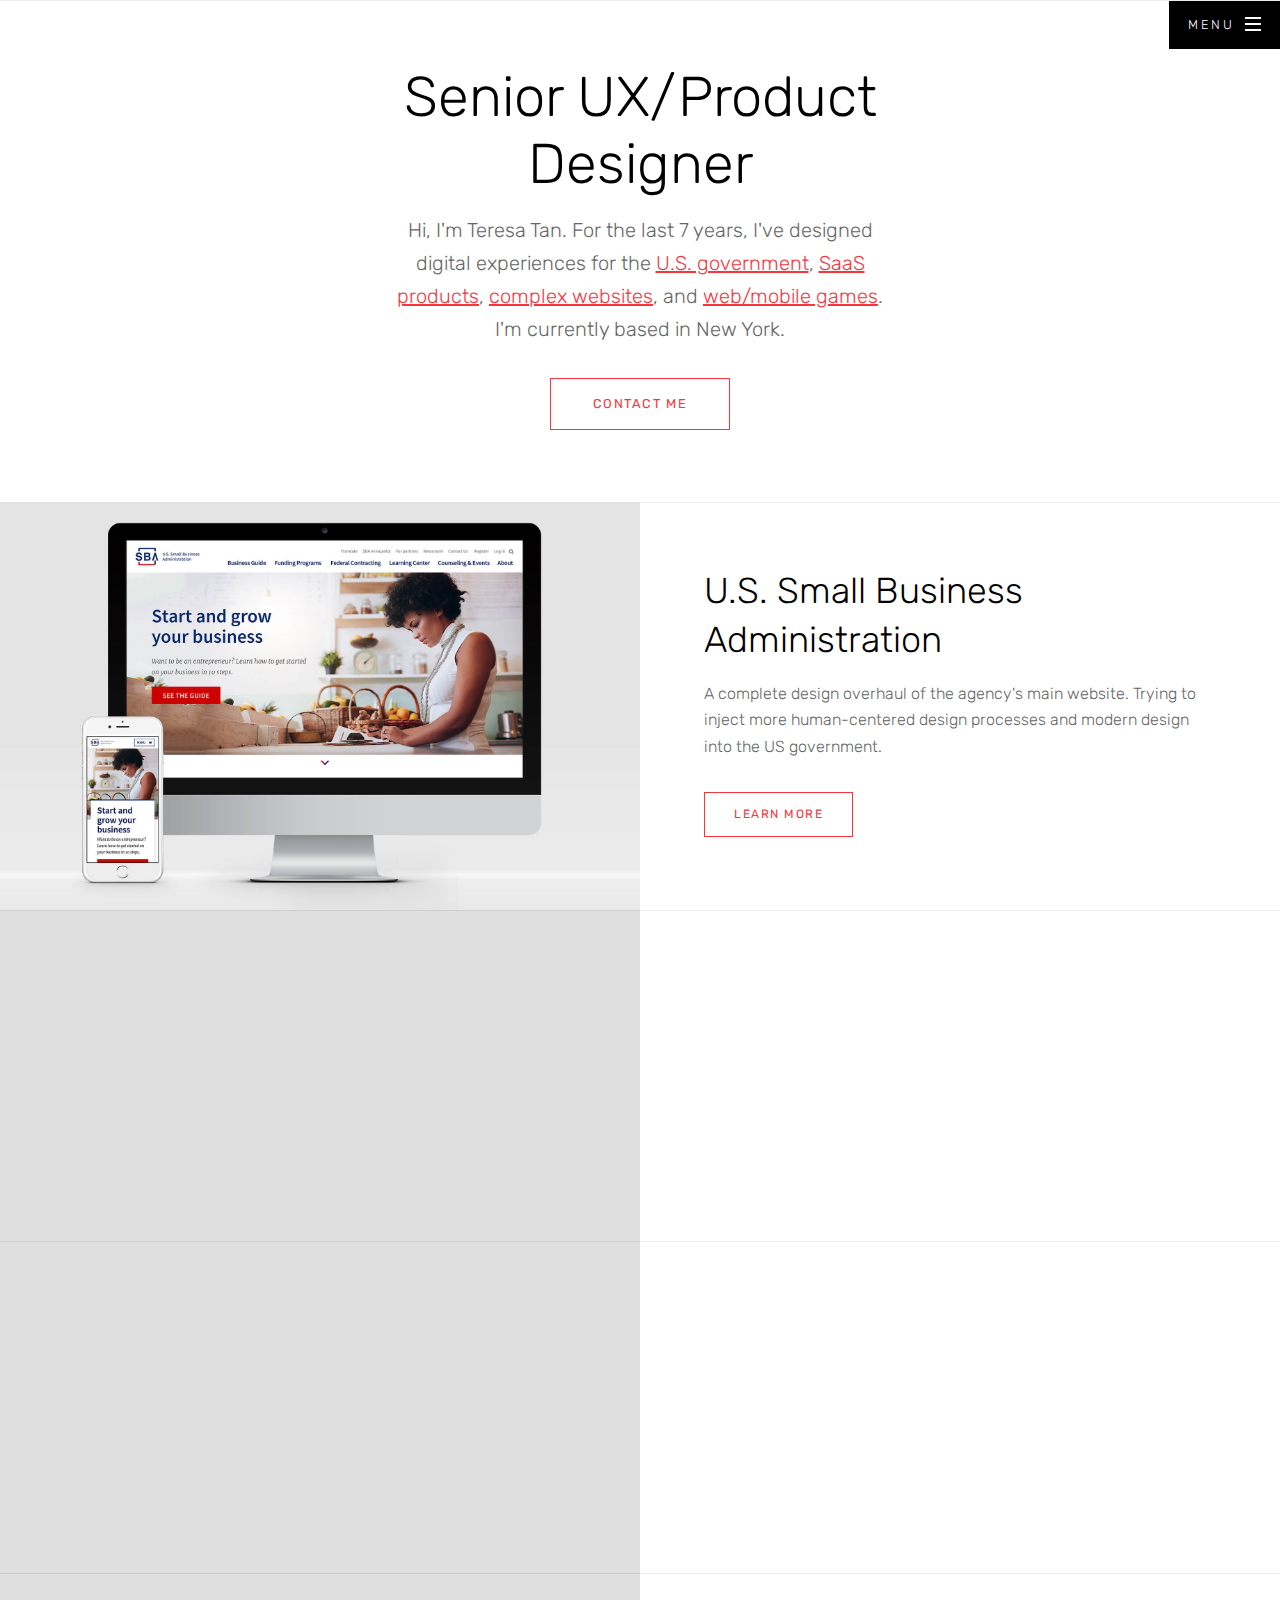
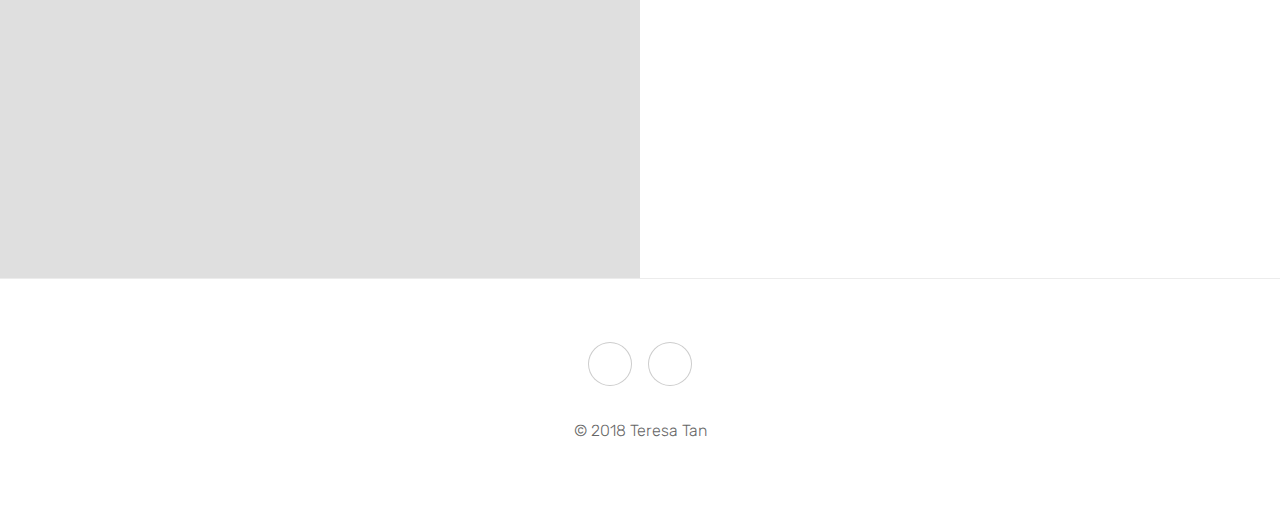
<file: index.html>
<!DOCTYPE HTML>
<html>
	<head>
		<!-- Global site tag (gtag.js) - Google Analytics -->
<script async src="https://www.googletagmanager.com/gtag/js?id=UA-43759947-1"></script>
<script>
  window.dataLayer = window.dataLayer || [];
  function gtag(){dataLayer.push(arguments);}
  gtag('js', new Date());

  gtag('config', 'UA-43759947-1');
</script>

		<title>Teresa Tan - UX/Product Designer</title>
		<meta charset="utf-8" />
		 <meta name="description" content="Portfolio of senior UX designer with 7+ years of experience.">
  		<meta name="keywords" content="Teresa Tan, UX designer, Product designer, lead designer, Gliffy, SBA, Small Business Administration, Kabam, Extractable, visual design, html, css, ux research, design systems">
  		<link rel="shortcut icon" href="images/favicon.ico" />
		<meta name="viewport" content="width=device-width, initial-scale=1" />
		<link rel="stylesheet" href="assets/css/main.css" />
		<link href="https://fonts.googleapis.com/css?family=Rubik:300,400,500,600,700,800" rel="stylesheet">
	</head>
	<body>

		<!-- Wrapper -->
			<div id="wrapper" class="divided">
				<!-- Header -->
					<header id="header" class="alt">
						
						<nav id="nav">
							<ul>
								<li class="special">
									<a href="#menu" class="menuToggle"><span>Menu</span></a>

									<div id="menu">
										<ul>
											<li><a href="index.html">Home</a></li>
											<li><a href="index.html#work">Work</a></li>
											<li><a href="mailto:contactingteresa@gmail.com">Contact</a></li>
										</ul>
									</div>
								</li>
							</ul>
						</nav>
					</header>


				<!-- One -->
					<section class="banner style3 content-align-center onload-content-fade-up">
						<div class="content">
							<h1>Senior UX/Product Designer</h1>
							<p class="major"> Hi, I'm Teresa Tan. For the last 7 years, I've designed digital experiences for the <a href="https://www.sba.gov" target="_blank">U.S. government</a>, <a href="https://www.gliffy.com" target="_blank">SaaS products</a>, <a href="https://www.extractable.com" target="_blank">complex websites</a>, and <a href="https://www.kabam.com" target="_blank">web/mobile games</a>. I'm currently based in New York.
							<ul class="actions vertical">
								<li><a href="mailto:contactingteresa@gmail.com" class="button big wide smooth-scroll-middle">Contact me</a></li>
							</ul>
						</div>
					</section>
					<!--
					<section class="wrapper style1 align-center">
						<div class="inner">
							<h2>What I do</h2>
							
							<div class="items style3 small onscroll-fade-in">
								<section>
									<span class="icon style2 major fa-object-ungroup"></span>
									<h3>Rapid prototyping</h3>
									<p>I generate lots of design ideas and iterate quickly on interactive prototypes.</p>
								</section>
								<section>
									<span class="icon style2 major fa-users"></span>
									<h3>UX research</h3>
									<p>I design user interviews and usability tests to gain insight on user needs and behaviors.</p>
								</section>
								<section>
									<span class="icon style2 major fa-code"></span>
									<h3>Visual design</h3>
									<p>I'm meticulous about details and always consider how the final design is implemented in HTML/CSS.</p>
								</section>
								<section>
									<span class="icon style2 major fa-chart-line"></span>
									<h3>Scaling design</h3>
									<p>I’ve built design system component libraries from scratch to be fully re-usable by other team members.</p>
								</section>

							</div>
						</section> -->
				<!-- Two -->
				
					<section class="banner style1 orient-right content-align-left image-position-center onscroll-image-fade-in onscroll-content-fade-right" id="work">
						
						<div class="content">
							<h2>U.S. Small Business Administration</h2>
							<p>A complete design overhaul of the agency's main website. Trying to inject more human-centered design processes and modern design into the US government.</p>
							<ul class="actions vertical">
								<li><a href="sba.html" class="button">Learn More</a></li>
							</ul>
						</div>
						<div class="image">
							<img src="images/sba/sbasplash2.jpeg" alt="" />
						</div>
					</section>

				<!-- Three -->
					<section class="banner style1 orient-right content-align-left image-position-center onscroll-image-fade-in onscroll-content-fade-right">
						<div class="content">
							<h2>Gliffy</h2>
							<p>End-to-end design for a SaaS product that helps software development teams collaborate visually.</p>
							<ul class="actions vertical">
								<li><a href="gliffy.html" class="button">Learn More</a></li>
							</ul>
						</div>
						<div class="image">
							<img src="images/gliffy/splash.jpg" alt="gliffy" />
						</div>
					</section>

				<!-- Four -->
					<section class="banner style1 orient-right content-align-left image-position-center onscroll-image-fade-in onscroll-content-fade-right">
						<div class="content">
							<h2>Extractable</h2>
							<p>Web redesigns and improved digital experiences for financial, health, and tech company clients.</p>
							<ul class="actions vertical">
								<li><a href="extractable.html" class="button">Learn More</a></li>
							</ul>
						</div>
						<div class="image">
							<img src="images/stlukes/splash.jpg" alt="st. luke's online" />
						</div>
					</section>

				<!-- Five -->
					<section class="banner style1 orient-right content-align-left image-position-center onscroll-image-fade-in onscroll-content-fade-right">
						<div class="content">
							<h2>Kabam</h2>
							<p>Designed experiences and UI for 7 different web and mobile games.</p>
							<ul class="actions vertical">
								<li><a href="kabam.html" class="button">Learn More</a></li>
							</ul>
						</div>
						<div class="image">
							<img src="images/kabam/smartmockups.jpg" alt="kabam mobile games" />
						</div>
					</section>	

			

				<!-- Footer -->
					<footer class="wrapper style1 align-center">
						<div class="inner">
							<ul class="icons">
								<li><a href="https://www.linkedin.com/in/teresastan/" target="_blank" class="icon style2 fa-linkedin"><span class="label">LinkedIn</span></a></li>
								<li><a href="mailto:contactingteresa@gmail.com" class="icon style2 fa-envelope"><span class="label">Email</span></a></li>
							</ul>
							<p>&copy; 2018 Teresa Tan</p>
						</div>
					</footer>

			</div>

		<!-- Scripts -->
			<script src="assets/js/jquery.min.js"></script>
			<script src="assets/js/jquery.scrollex.min.js"></script>
			<script src="assets/js/jquery.scrolly.min.js"></script>
			<script src="assets/js/skel.min.js"></script>
			<script src="assets/js/util.js"></script>
			<script src="assets/js/main.js"></script>

	</body>
</html>
</file>
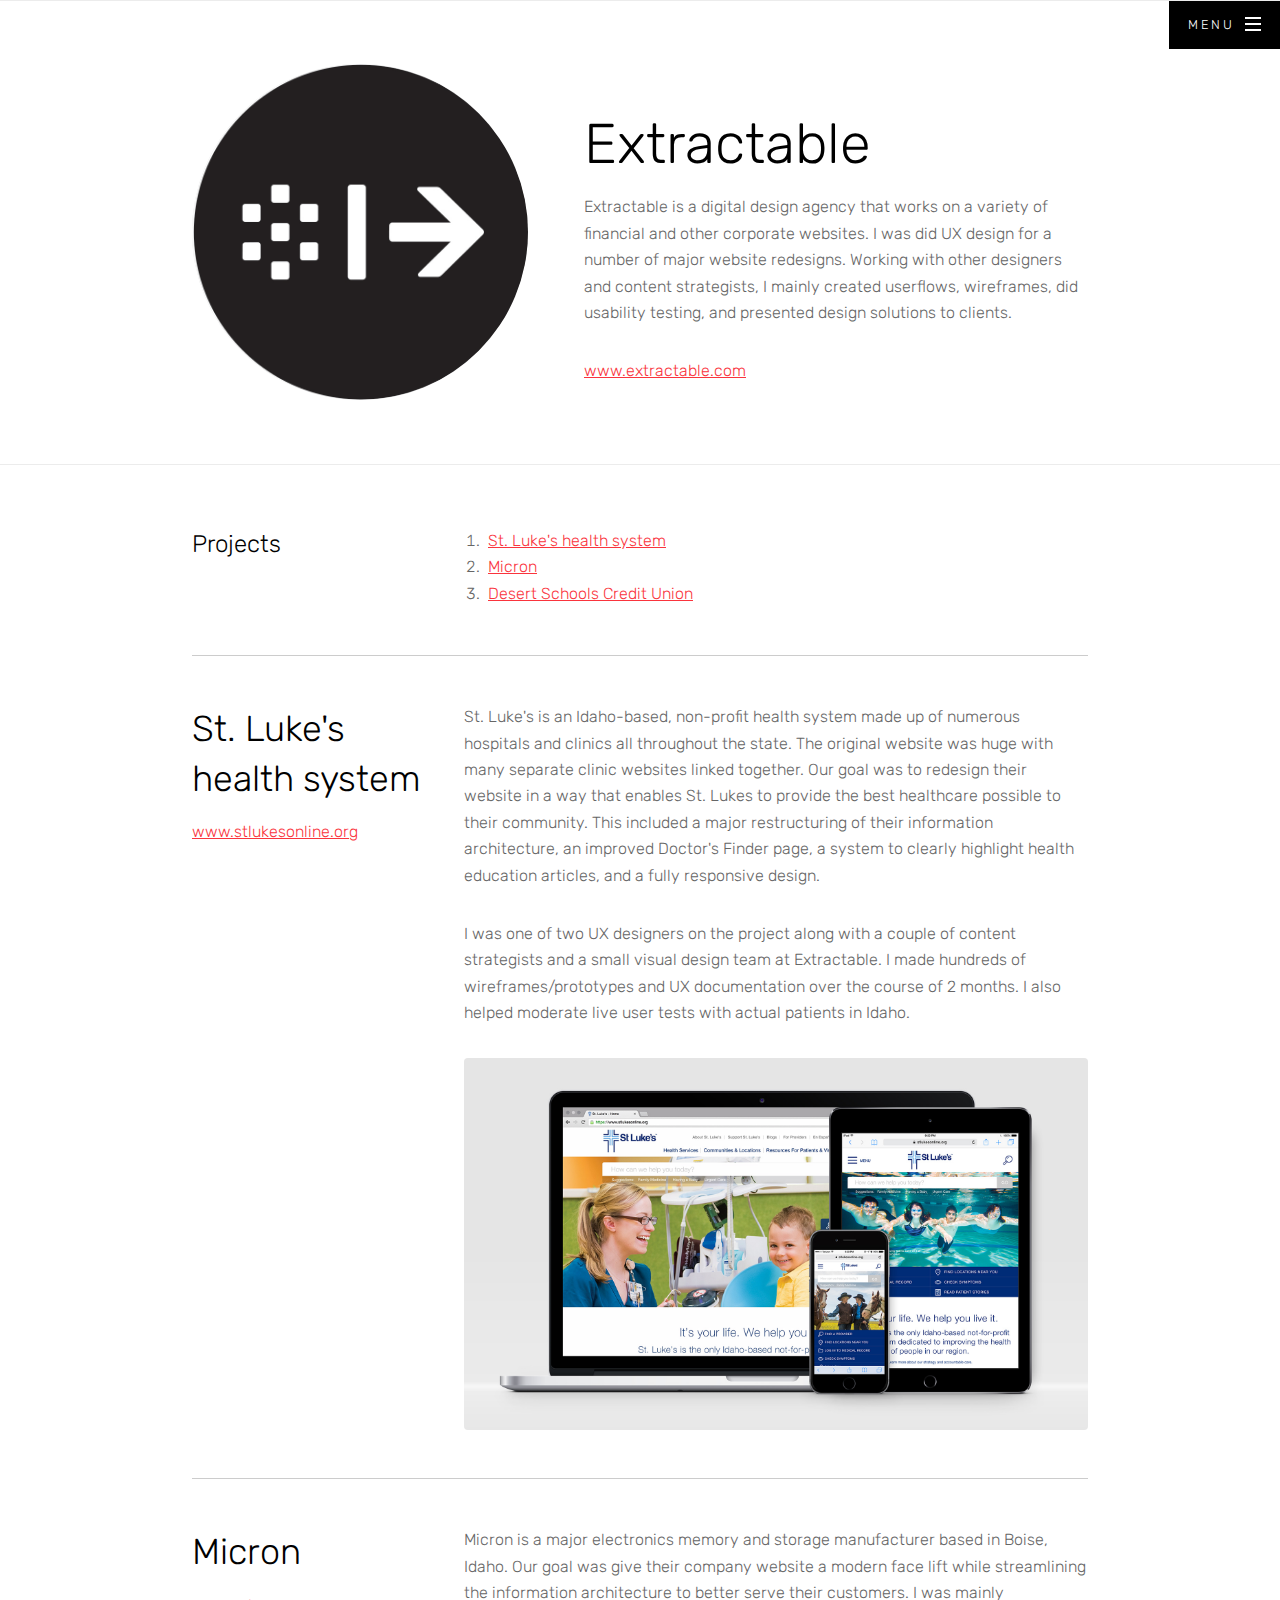
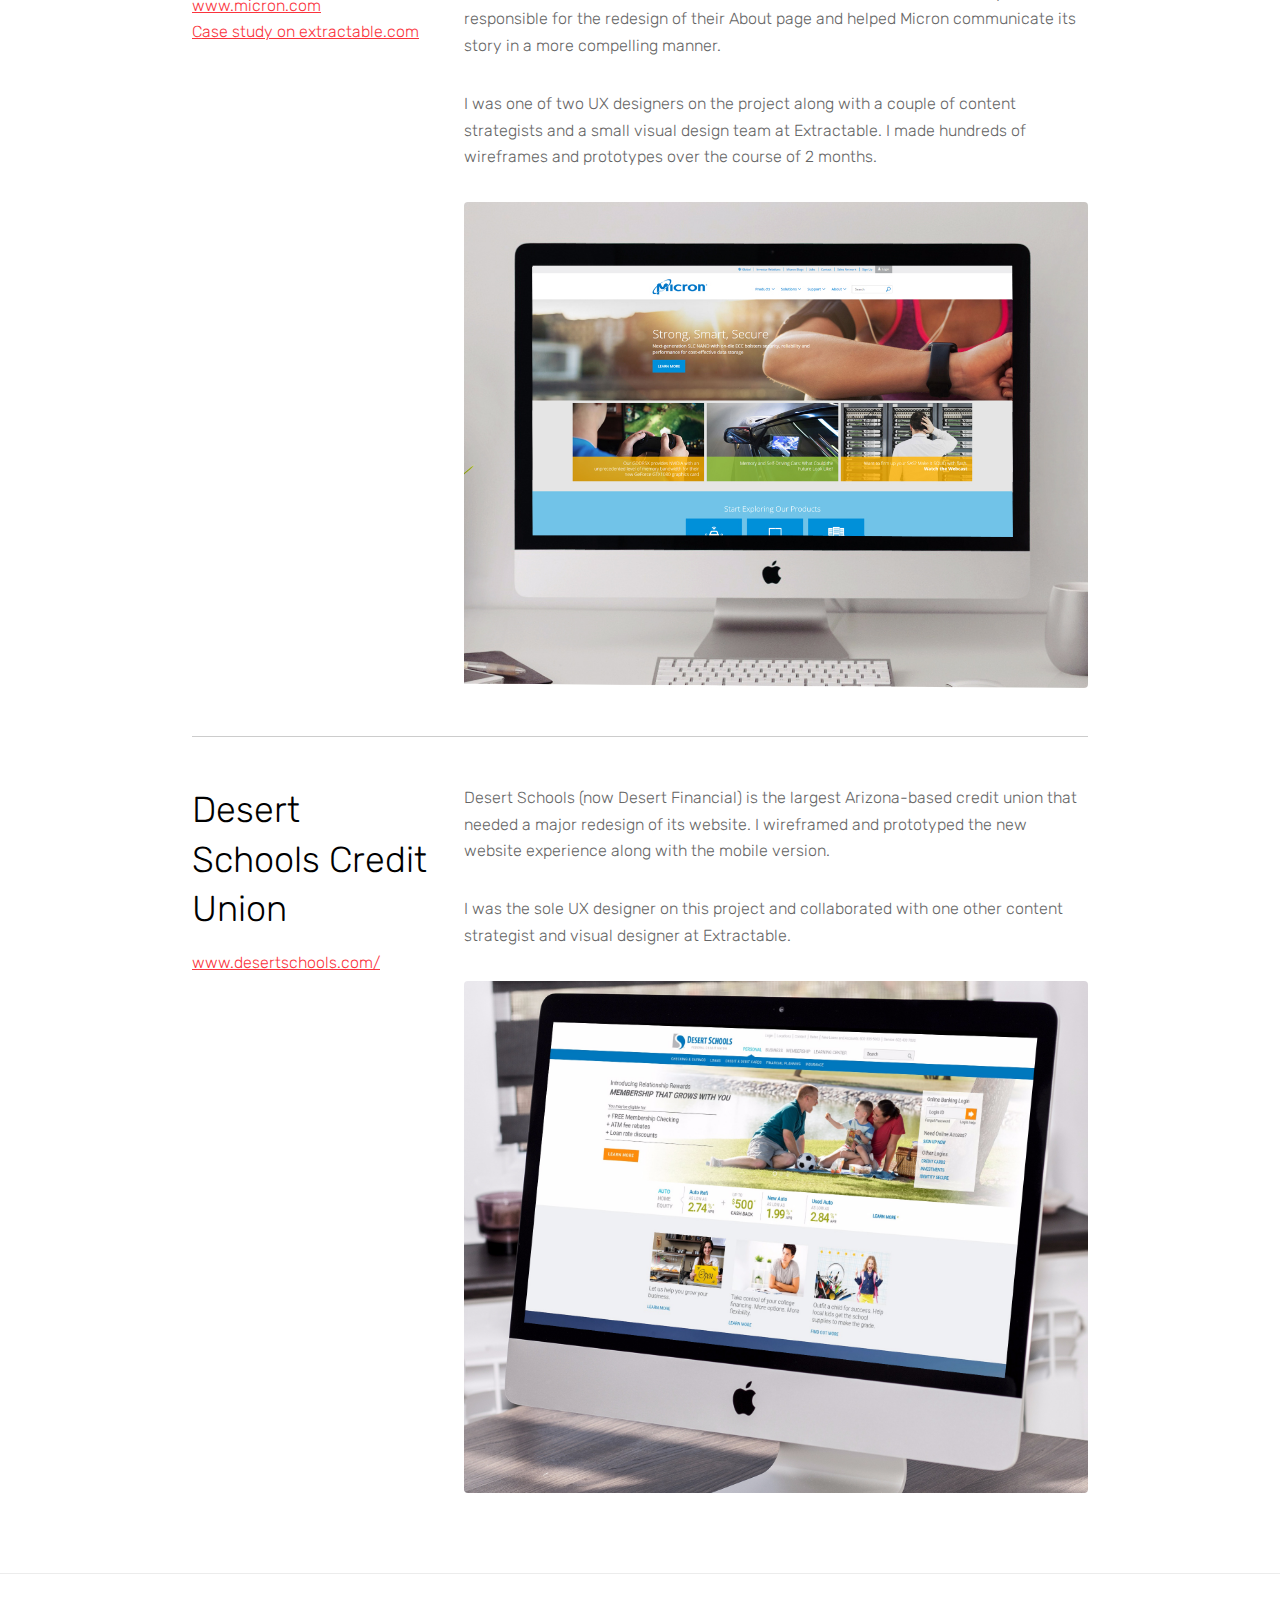
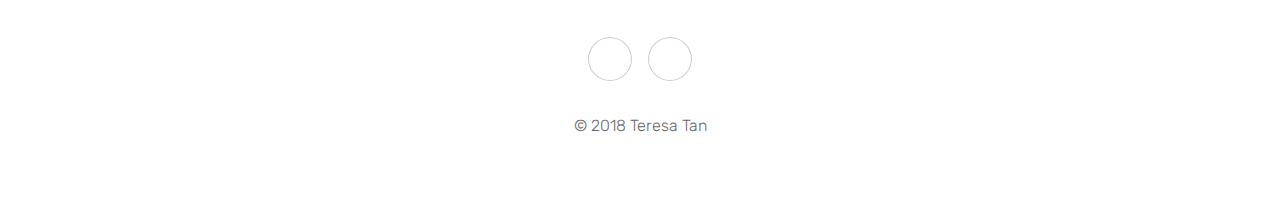
<file: extractable.html>
<!DOCTYPE HTML>
<html>
	<head>
		<title>Teresa Tan - UX/Product Designer - Extractable</title>
		<meta charset="utf-8" />
		<meta name="description" content="Portfolio of the lead UX Designer at the SBA with 7+ years of experience.">
  		<meta name="keywords" content="Teresa Tan, UX designer, Product designer, lead designer, Gliffy, SBA, Small Business Administration, Kabam, Extractable, visual design, html, css, ux research, design systems">
  		<link rel="shortcut icon" href="images/favicon.ico" />
		<meta name="viewport" content="width=device-width, initial-scale=1" />
		<link rel="stylesheet" href="assets/css/main.css" />
		<link href="https://fonts.googleapis.com/css?family=Rubik:300,400,500,600,700,800" rel="stylesheet">
		<!-- Global site tag (gtag.js) - Google Analytics -->
<script async src="https://www.googletagmanager.com/gtag/js?id=UA-43759947-1"></script>
<script>
  window.dataLayer = window.dataLayer || [];
  function gtag(){dataLayer.push(arguments);}
  gtag('js', new Date());

  gtag('config', 'UA-43759947-1');
</script>

	</head>
	<body>

		<!-- Wrapper -->
			<div id="wrapper" class="divided">
			<!-- Header -->
					<header id="header" class="alt">
						
						<nav id="nav">
							<ul>
								<li class="special">
									<a href="#menu" class="menuToggle"><span>Menu</span></a>
									<div id="menu">
										<ul>
											<li><a href="index.html">Home</a></li>
											<li><a href="index.html#work">Work</a></li>
											<li><a href="mailto:contactingteresa@gmail.com">Contact</a></li>
										</ul>
									</div>
								</li>
							</ul>
						</nav>
					</header>
				<!-- Banner -->
					<section class="banner style3 orient-right content-align-left onload-content-fade-top">
						<div class="content">
							<h1>Extractable</h1>

							<p>Extractable is a digital design agency that works on a variety of financial and other  corporate websites. I was did UX design for a number of major website redesigns. Working with other designers and content strategists, I mainly created userflows, wireframes, did usability testing, and presented design solutions to clients.</p>
							<a href="https:www.extractable.com" target="_blank">www.extractable.com</a>
							
						</div>
						<div class="image">
							<img src="images/extractable_logo.jpg" alt="" />
						</div>

					</section>

				

				<!-- Items -->
					<section class="wrapper style1 align-center onload-image-fade-in">
						<div class="inner">
							<div class="index align-left">

								<!-- Text -->
									<section class="remove-padding-top">
										<header>
											<h3>Projects</h3>
										</header>
										<div class="content">

											<ol>
												<li><a href="#stlukes">St. Luke's health system</a></li>
												<li><a href="#micron">Micron</a></li>
												<li><a href="#desert">Desert Schools Credit Union</a></li>
											</ol>

										</div>
									</section>
									<section id="stlukes">
										
										<header>
										<h2>St. Luke's health system</h2>	
										<a href="https://www.stlukesonline.org/">www.stlukesonline.org</a><br/>
												
										</header>
										<div class="content">
											<p>St. Luke's is an Idaho-based, non-profit health system made up of numerous hospitals and clinics all throughout the state. The original website was huge with many separate clinic websites linked together. Our goal was to redesign their website in a way that enables St. Lukes to provide the best healthcare possible to their community. This included a major restructuring of their information architecture, an improved Doctor's Finder page, a system to clearly highlight health education articles, and a fully responsive design.</p> 

											<p>I was one of two UX designers on the project along with a couple of content strategists and a small visual design team at Extractable. I made hundreds of wireframes/prototypes and UX documentation over the course of 2 months. I also helped moderate live user tests with actual patients in Idaho. </p>

										<span class="image fit"><img src="images/stlukes/splash.jpg" alt="" /></span>
										
					
					
										</div>
									</section>

									<section id="micron">
										
										<header>
										<h2>Micron</h2>	
										<a href="https://www.micron.com/">www.micron.com</a><br/>
										<a href="">Case study on extractable.com</a>	
										</header>
										<div class="content">
											<p>Micron is a major electronics memory and storage manufacturer based in Boise, Idaho. Our goal was give their company website a modern face lift while streamlining the information architecture to better serve their customers. I was mainly responsible for the redesign of their About page and helped Micron communicate its story in a more compelling manner.</p>

											<p>I was one of two UX designers on the project along with a couple of content strategists and a small visual design team at Extractable. I made hundreds of wireframes and prototypes over the course of 2 months. </p>
											<span class="image fit"><img src="images/micron/splash1.jpg" alt="" /></span>
											
									</section>

									<section id="desert">
										
										<header>
										<h2>Desert Schools Credit Union</h2>	
										<a href="https://www.desertschools.com/">www.desertschools.com/</a>	
										</header>
										<div class="content">
											<p>Desert Schools (now Desert Financial) is the largest Arizona-based credit union that needed a major redesign of its website. I wireframed and prototyped the new website experience along with the mobile version.</p>
											<p>I was the sole UX designer on this project and collaborated with one other content strategist and visual designer at Extractable. </p>
											<span class="image fit"><img src="images/desert/splash.jpg" alt="" /></span>
											
									</section>

									

							</div>

							
						</div>
						
					</section>



				<!-- Footer -->
					<footer class="wrapper style1 align-center">
						<div class="inner">
							<ul class="icons">
								<li><a href="https://www.linkedin.com/in/teresastan/" target="_blank" class="icon style2 fa-linkedin"><span class="label">LinkedIn</span></a></li>
								<li><a href="mailto:contactingteresa@gmail.com" class="icon style2 fa-envelope"><span class="label">Email</span></a></li>
							</ul>
							<p>&copy; 2018 Teresa Tan</p>
						</div>
					</footer>

			</div>

		<!-- Scripts -->
			<script src="assets/js/jquery.min.js"></script>
			<script src="assets/js/jquery.scrollex.min.js"></script>
			<script src="assets/js/jquery.scrolly.min.js"></script>
			<script src="assets/js/skel.min.js"></script>
			<script src="assets/js/util.js"></script>
			<script src="assets/js/main.js"></script>

	</body>
</html>
</file>
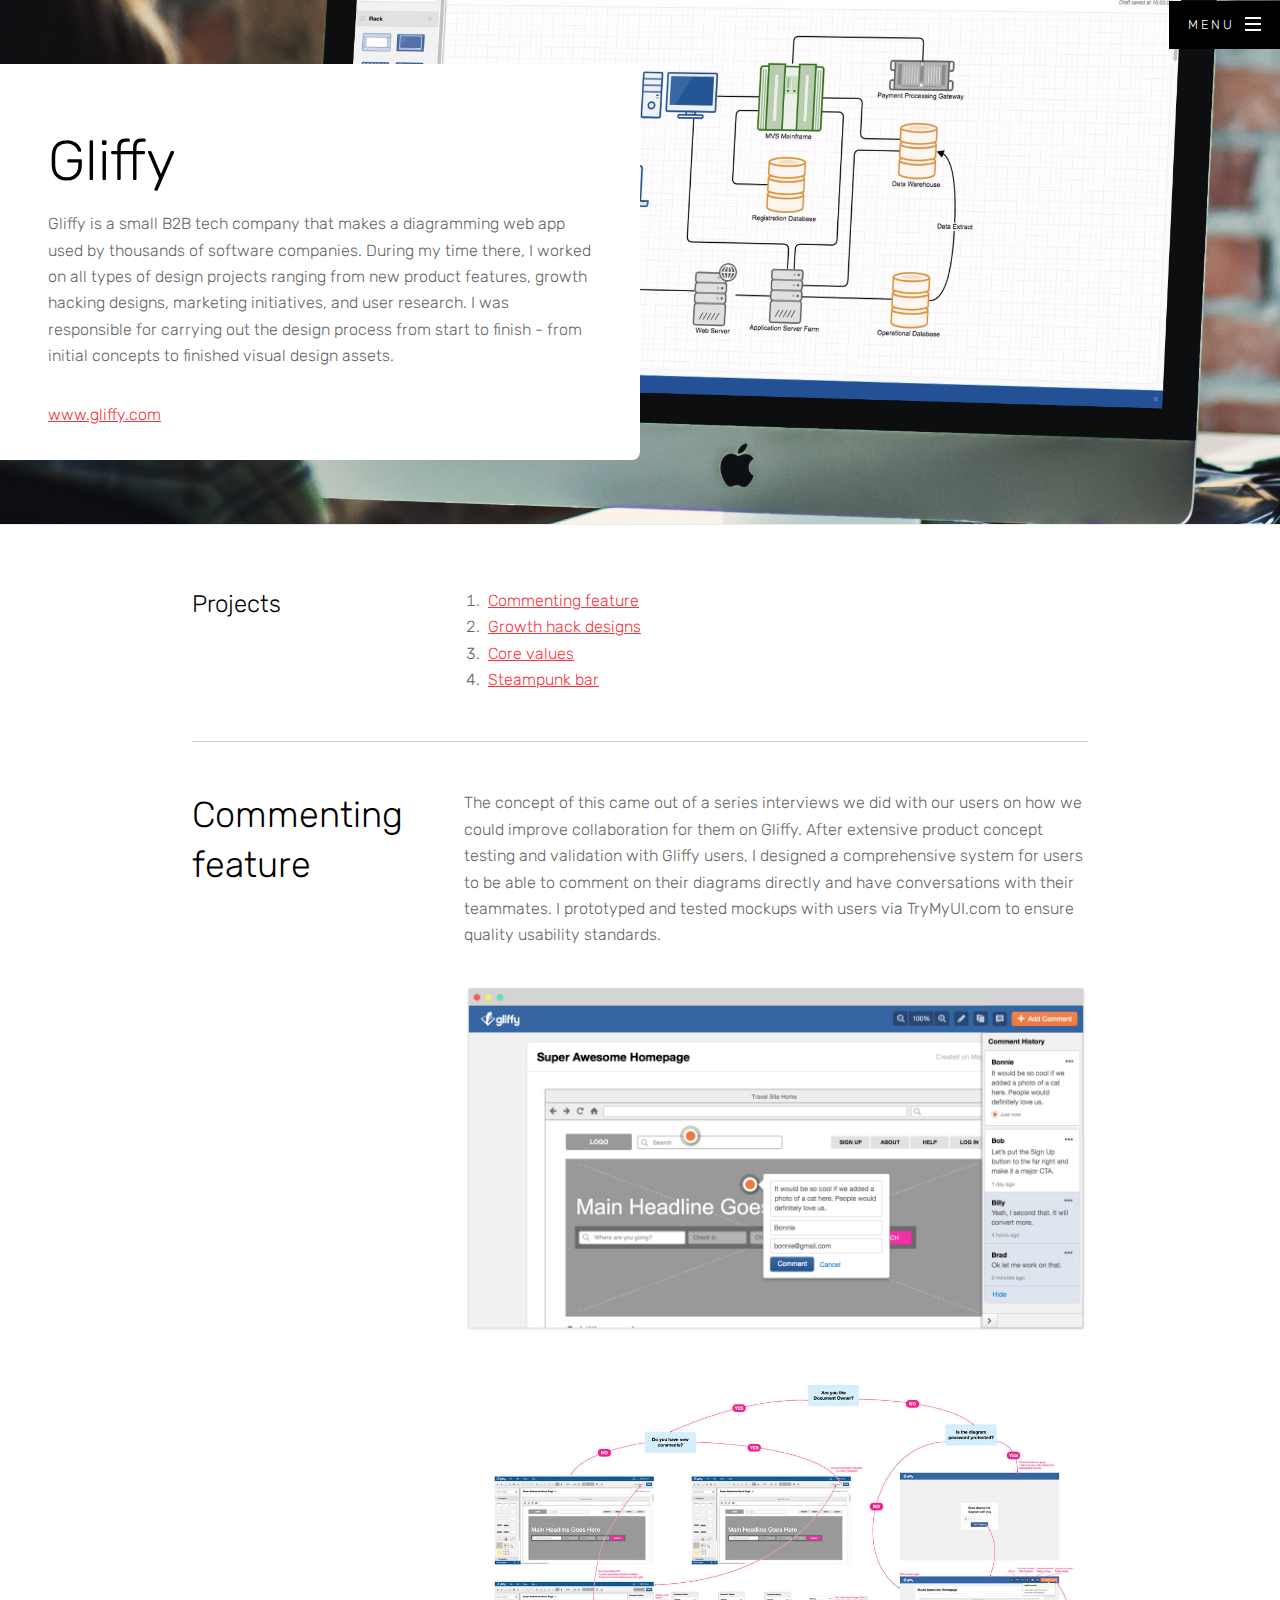
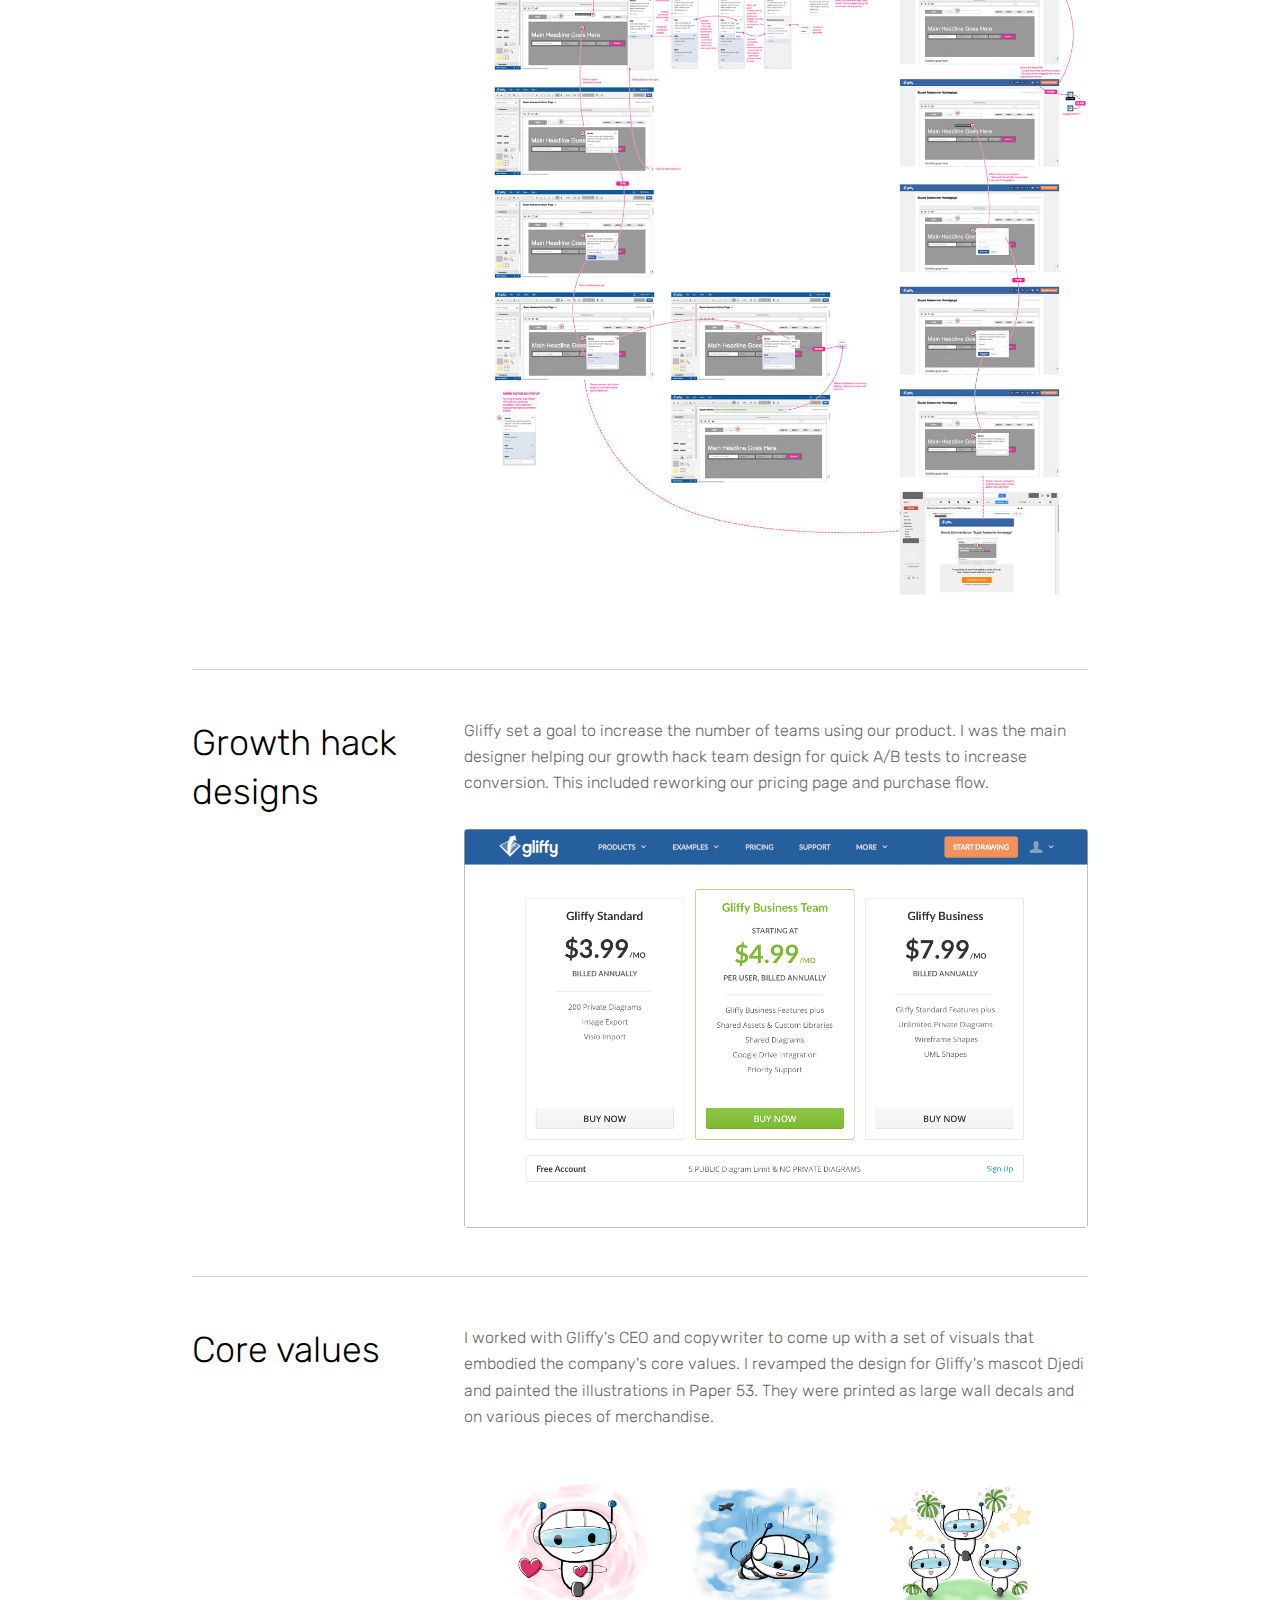
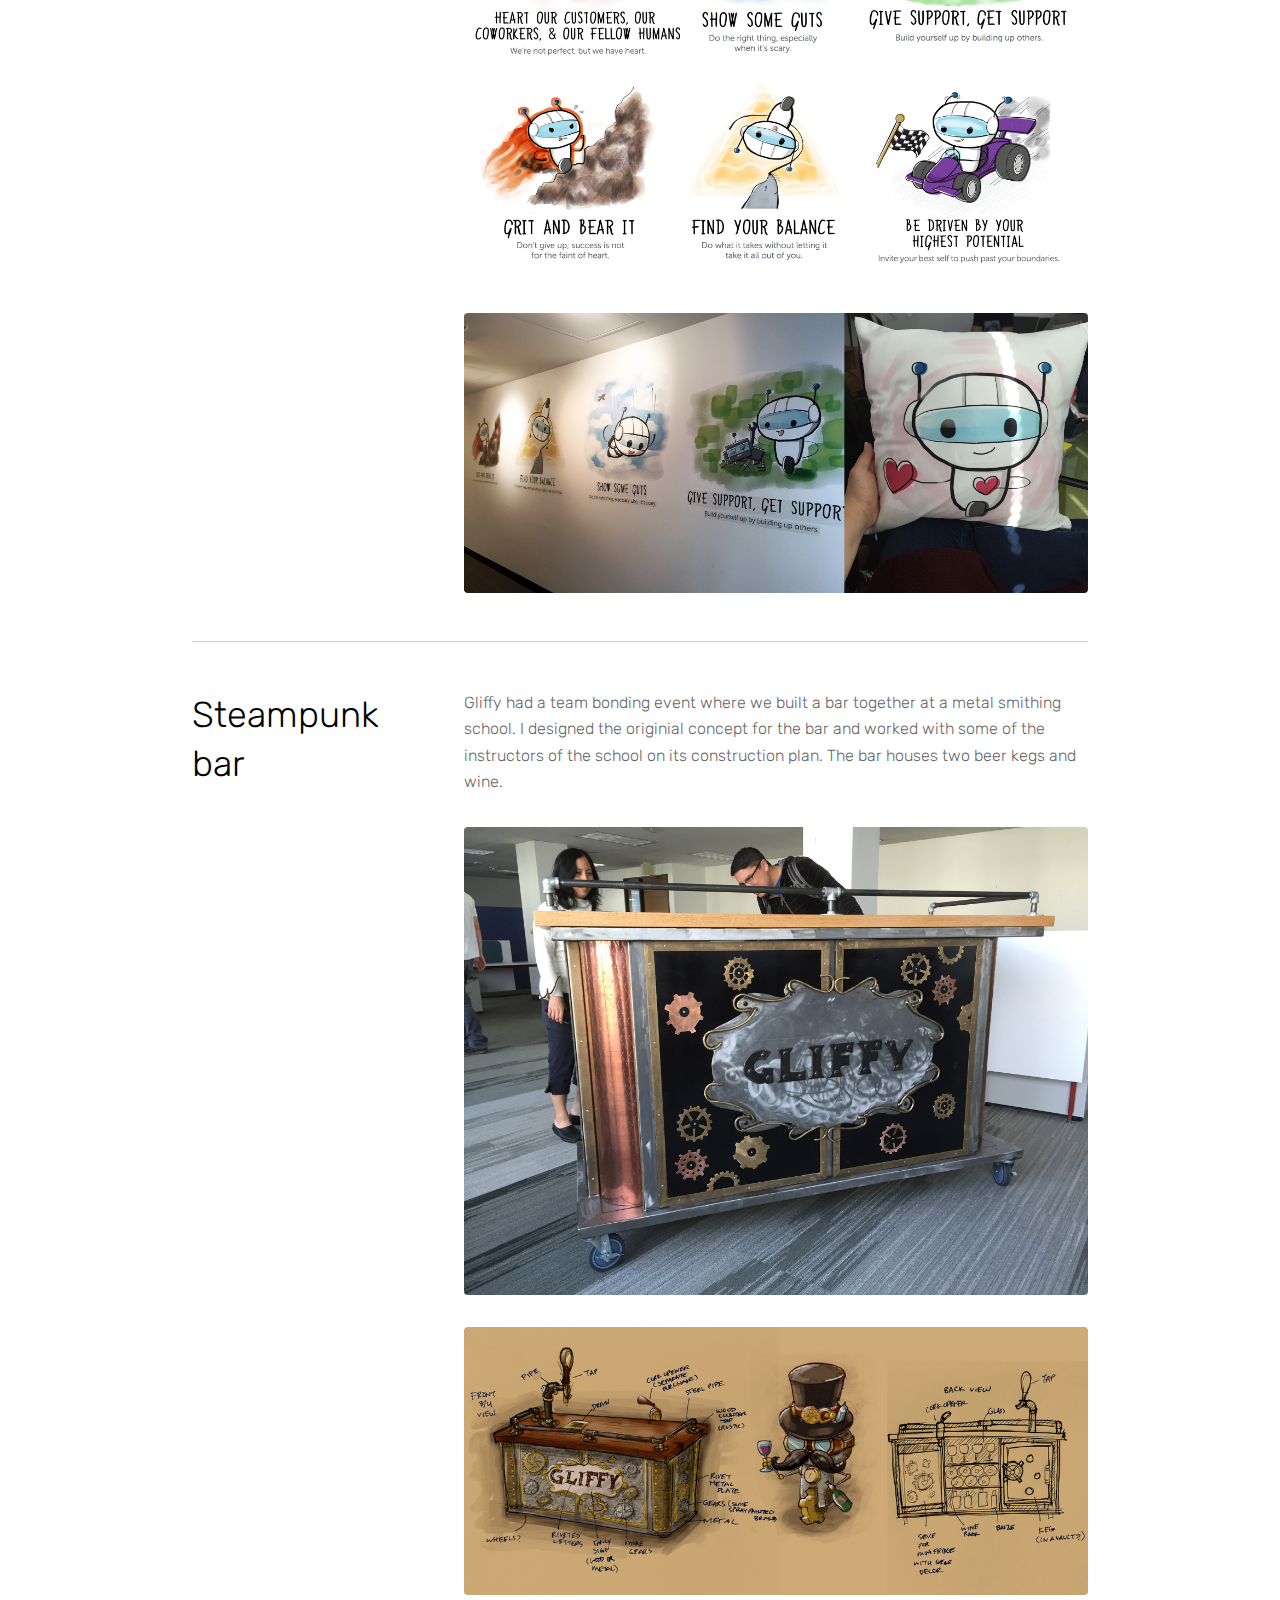
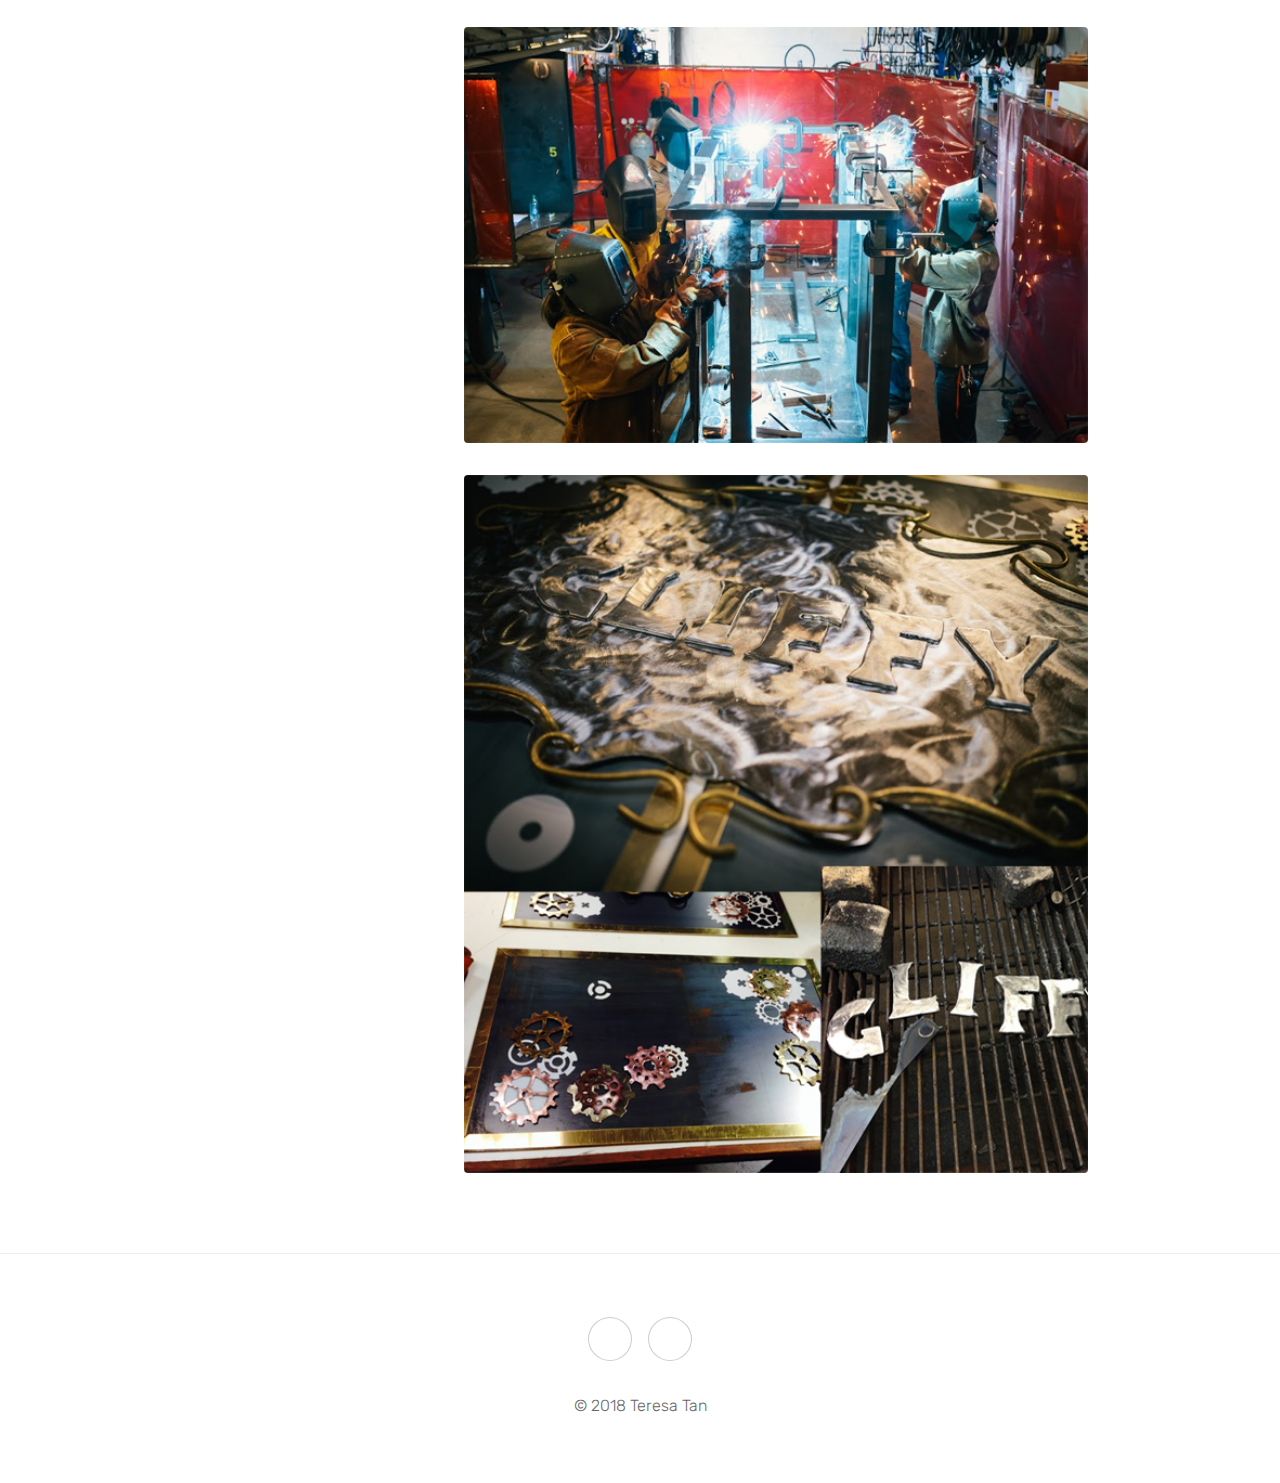
<file: gliffy.html>
<!DOCTYPE HTML>
<html>
	<head>
		<!-- Global site tag (gtag.js) - Google Analytics -->
<script async src="https://www.googletagmanager.com/gtag/js?id=UA-43759947-1"></script>
<script>
  window.dataLayer = window.dataLayer || [];
  function gtag(){dataLayer.push(arguments);}
  gtag('js', new Date());

  gtag('config', 'UA-43759947-1');
</script>

		<title>Teresa Tan - UX/Product Designer - Gliffy</title>
		<meta charset="utf-8" />
		<meta name="description" content="Portfolio of the lead UX Designer at the SBA with 7+ years of experience.">
  		<meta name="keywords" content="Teresa Tan, UX designer, Product designer, lead designer, Gliffy, SBA, Small Business Administration, Kabam, Extractable, visual design, html, css, ux research, design systems">
  		<link rel="shortcut icon" href="images/favicon.ico" />
		<meta name="viewport" content="width=device-width, initial-scale=1" />
		<link rel="stylesheet" href="assets/css/main.css" />
		<link href="https://fonts.googleapis.com/css?family=Rubik:300,400,500,600,700,800" rel="stylesheet">
	</head>
	<body>

		<!-- Wrapper -->
			<div id="wrapper" class="divided">
			<!-- Header -->
					<header id="header" class="alt">
						
						<nav id="nav">
							<ul>
								<li class="special">
									<a href="#menu" class="menuToggle"><span>Menu</span></a>
									<div id="menu">
										<ul>
											<li><a href="index.html">Home</a></li>
											<li><a href="index.html#work">Work</a></li>
											<li><a href="mailto:contactingteresa@gmail.com">Contact</a></li>
										</ul>
									</div>
								</li>
							</ul>
						</nav>
					</header>
				<!-- Banner -->
					<section class="banner style2 orient-left content-align-left onload-content-fade-top">
						<div class="content">
							<h1>Gliffy</h1>

							<p>Gliffy is a small B2B tech company that makes a diagramming web app used by thousands of software companies. During my time there, I worked on all types of design projects ranging from new product features, growth hacking designs, marketing initiatives, and user research. I was responsible for carrying out the design process from start to finish - from initial concepts to finished visual design assets.</p>
							<a href="https://www.gliffy.com">www.gliffy.com</a>
							
						</div>
						<div class="image">
							<img src="images/gliffy/splash.jpg" alt="" />
						</div>

					</section>

				

				<!-- Items -->
					<section class="wrapper style1 align-center onload-image-fade-in">
						<div class="inner">
							<div class="index align-left">

								<!-- Text -->
									<section class="remove-padding-top">
										<header>
											<h3>Projects</h3>
										</header>
										<div class="content">

											<ol>
												<li><a href="#comment">Commenting feature</a></li>
												<li><a href="#growth">Growth hack designs</a></li>
												<li><a href="#values">Core values</a></li>
												<li><a href="#bar">Steampunk bar</a></li>
											</ol>

										</div>
									</section>
									<section id ="comment">
										
										<header>
										<h2>Commenting feature</h2>	
											
										</header>
										<div class="content">
											<p>The concept of this came out of a series interviews we did with our users on how we could improve collaboration for them on Gliffy. After extensive product concept testing and validation with Gliffy users, I designed a comprehensive system for users to be able to comment on their diagrams directly and have conversations with their teammates. I prototyped and tested mockups with users via TryMyUI.com to ensure quality usability standards.</p>

											<span class="image fit"><img src="images/comment/final.jpg" alt="" /></span>
											<span class="image fit"><img src="images/comment/annotation.jpg" alt="" /></span>
											
										</div>
									</section>

									<section id="growth">
										
										<header>
										<h2>Growth hack designs</h2>	
											
										</header>
										<div class="content">
											<p>Gliffy set a goal to increase the number of teams using our product. I was the main designer helping our growth hack team design for quick A/B tests to increase conversion. This included reworking our pricing page and purchase flow.</p>
											<span class="image fit"><img src="images/gliffy/pricing.jpg" alt="" /></span>
										</div>
											
									</section>

									<section id ="values">
										
										<header>
										<h2>Core values</h2>	
											
										</header>
										<div class="content">
											<p>I worked with Gliffy's CEO and copywriter to come up with a set of visuals that embodied the company's core values. I revamped the design for Gliffy's mascot Djedi and painted the illustrations in Paper 53. They were printed as large wall decals and on various pieces of merchandise.</p>
											
											<span class="image fit"><img src="images/values/coreValues3.jpg" alt="" /></span>
											<span class="image fit"><img src="images/values/wall.jpg" alt="" /></span>
										</div>
											
									</section>

									<section id ="bar">
										
										<header>
										<h2>Steampunk bar</h2>	
											
										</header>
										<div class="content">
											<p>Gliffy had a team bonding event where we built a bar together at a metal smithing school. I designed the originial concept for the bar and worked with some of the instructors of the school on its construction plan. The bar houses two beer kegs and wine.</p>
											
											<span class="image fit"><img src="images/gliffy/bar.jpg" alt="" /></span>
											<span class="image fit"><img src="images/gliffy/barconcept.jpg" alt="" /></span>
											<span class="image fit"><img src="images/gliffy/badass.jpg" alt="" /></span>
											<span class="image fit"><img src="images/gliffy/sign.jpg" alt="" /></span>
										</div>
											
									</section>

							</div>

							
						</div>
						
					</section>



				<!-- Footer -->
					<footer class="wrapper style1 align-center">
						<div class="inner">
							<ul class="icons">
								<li><a href="https://www.linkedin.com/in/teresastan/" target="_blank" class="icon style2 fa-linkedin"><span class="label">LinkedIn</span></a></li>
								<li><a href="mailto:contactingteresa@gmail.com" class="icon style2 fa-envelope"><span class="label">Email</span></a></li>
							</ul>
							<p>&copy; 2018 Teresa Tan</p>
						</div>
					</footer>

			</div>

		<!-- Scripts -->
			<script src="assets/js/jquery.min.js"></script>
			<script src="assets/js/jquery.scrollex.min.js"></script>
			<script src="assets/js/jquery.scrolly.min.js"></script>
			<script src="assets/js/skel.min.js"></script>
			<script src="assets/js/util.js"></script>
			<script src="assets/js/main.js"></script>

	</body>
</html>
</file>
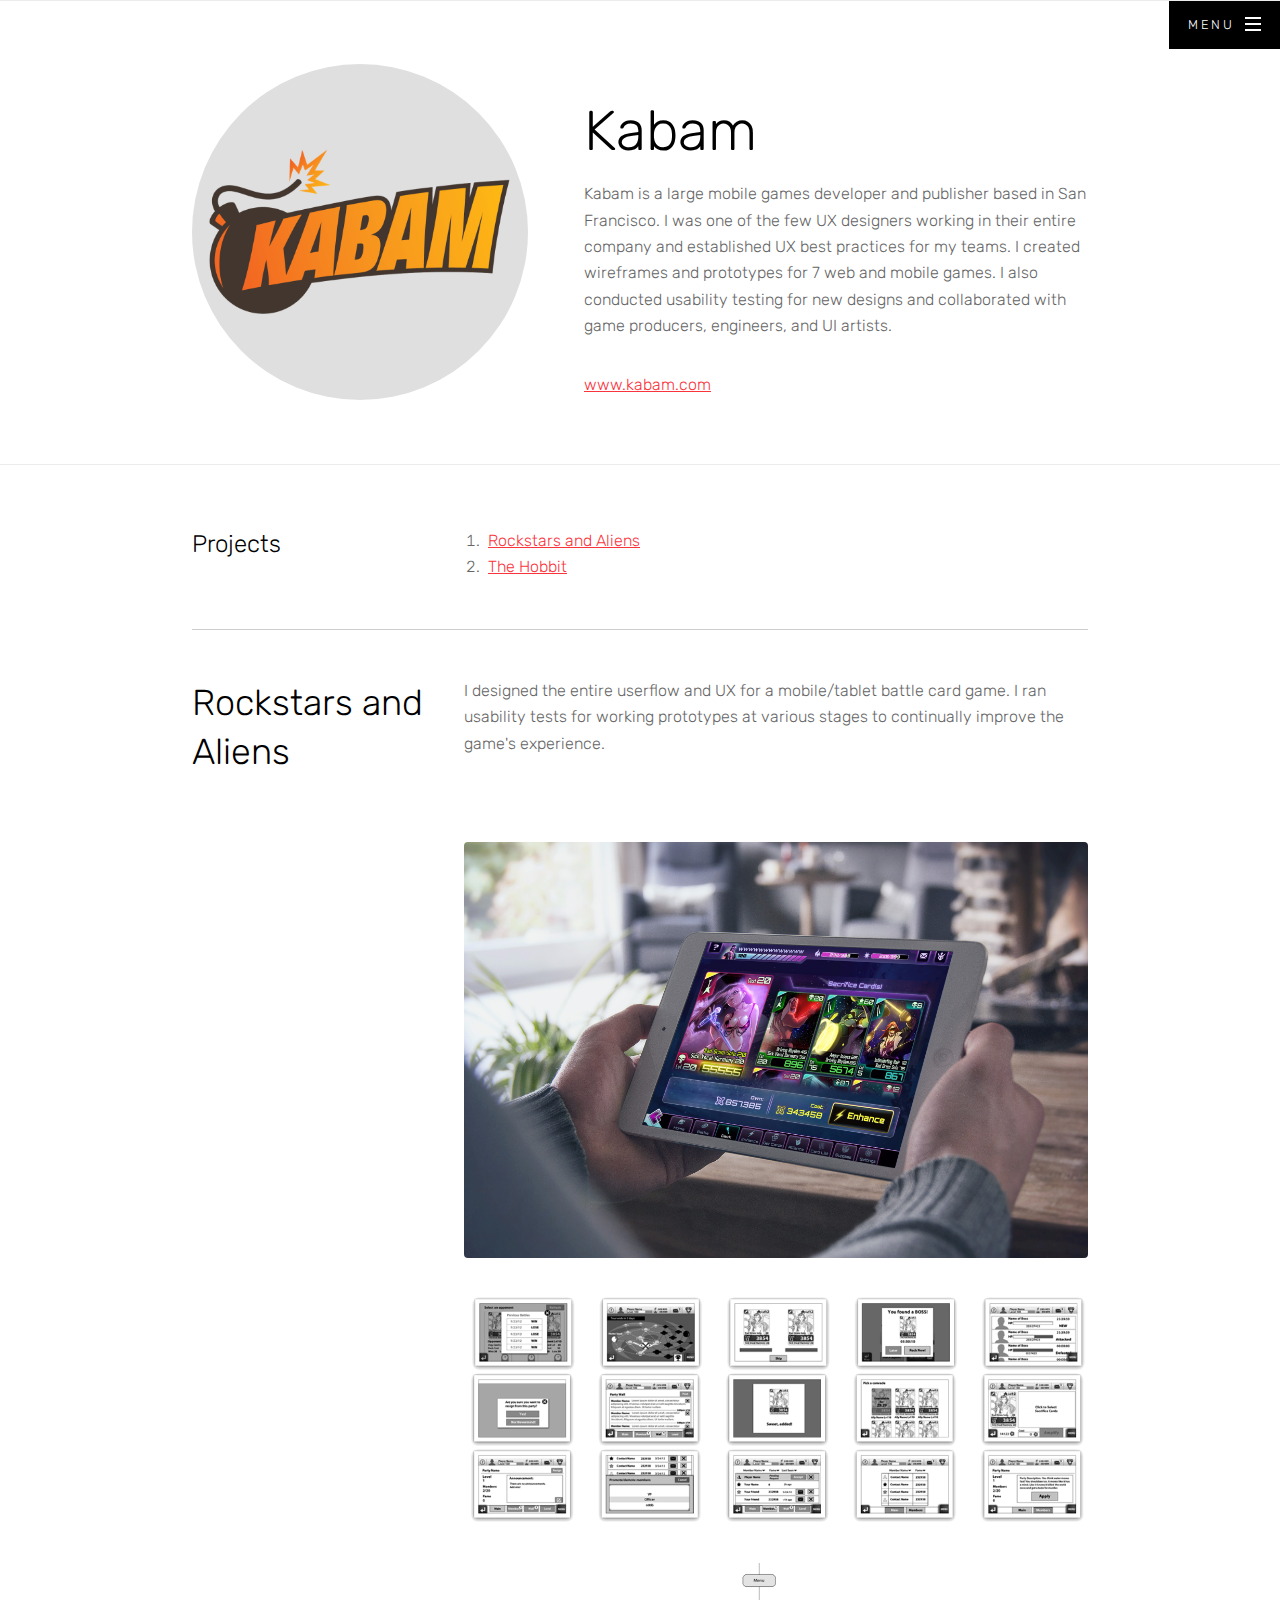
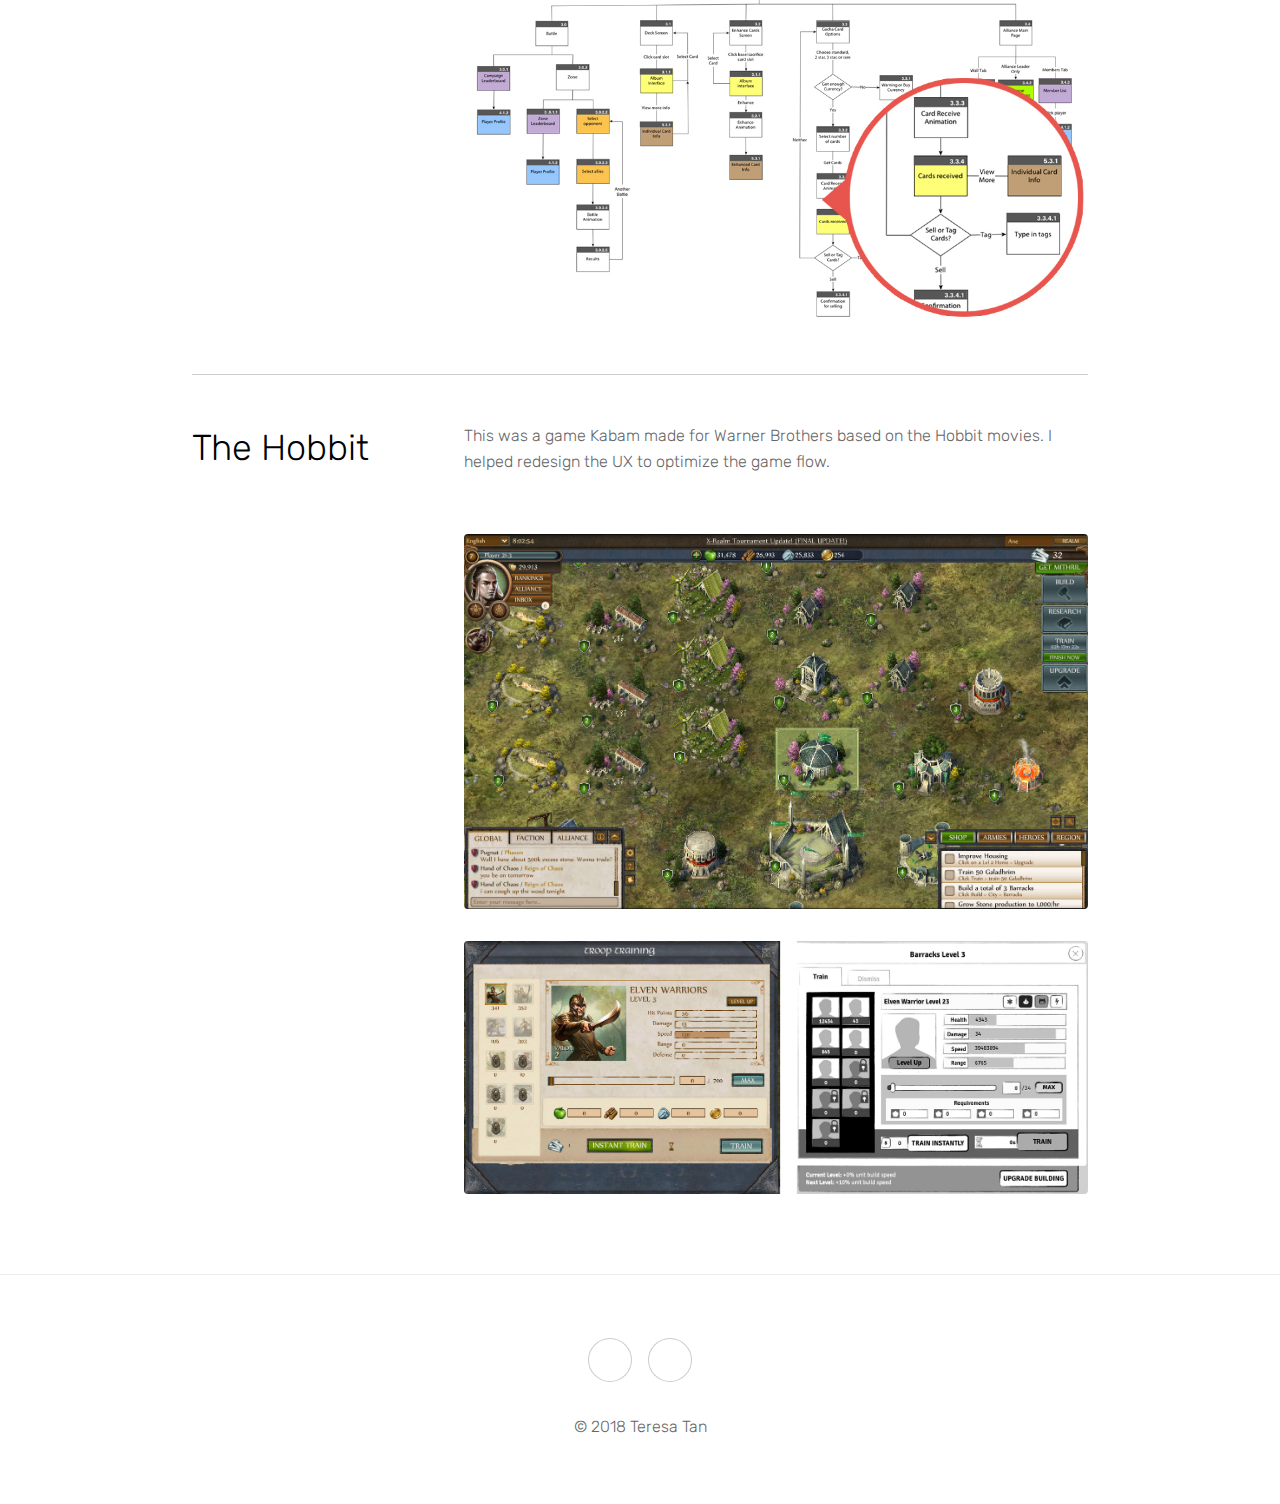
<file: kabam.html>
<!DOCTYPE HTML>
<html>
	<head>
		
		<title>Teresa Tan - UX/Product Designer - Kabam</title>
		<meta charset="utf-8" />
		<meta name="description" content="Portfolio of the lead UX Designer at the SBA with 7+ years of experience.">
  		<meta name="keywords" content="Teresa Tan, UX designer, Product designer, lead designer, Gliffy, SBA, Small Business Administration, Kabam, Extractable, visual design, html, css, ux research, design systems">
  		<link rel="shortcut icon" href="images/favicon.ico" />
		<meta name="viewport" content="width=device-width, initial-scale=1" />
		<link rel="stylesheet" href="assets/css/main.css" />
		<link href="https://fonts.googleapis.com/css?family=Rubik:300,400,500,600,700,800" rel="stylesheet">

		<!-- Global site tag (gtag.js) - Google Analytics -->
<script async src="https://www.googletagmanager.com/gtag/js?id=UA-43759947-1"></script>
<script>
  window.dataLayer = window.dataLayer || [];
  function gtag(){dataLayer.push(arguments);}
  gtag('js', new Date());

  gtag('config', 'UA-43759947-1');
</script>

	</head>
	<body>

		<!-- Wrapper -->
			<div id="wrapper" class="divided">
			<!-- Header -->
					<header id="header" class="alt">
						
						<nav id="nav">
							<ul>
								<li class="special">
									<a href="#menu" class="menuToggle"><span>Menu</span></a>
									<div id="menu">
										<ul>
											<li><a href="index.html">Home</a></li>
											<li><a href="index.html#work">Work</a></li>
											<li><a href="mailto:contactingteresa@gmail.com">Contact</a></li>
										</ul>
									</div>
								</li>
							</ul>
						</nav>
					</header>
				<!-- Banner -->
					<section class="banner style3 orient-right content-align-left onload-content-fade-top">
						<div class="content">
							<h1>Kabam</h1>

							<p>Kabam is a large mobile games developer and publisher based in San Francisco. I was one of the few UX designers working in their entire company and established UX best practices for my teams. I created wireframes and prototypes for 7 web and mobile games. I also conducted usability testing for new designs and collaborated with game producers, engineers, and UI artists.</p>

							<a href="https://www.kabam.com">www.kabam.com</a>
							
						</div>
						<div class="image">
							<img src="images/kabam/logo.png" alt="" />
						</div>

					</section>

				

				<!-- Items -->
					<section class="wrapper style1 align-center onload-image-fade-in">
						<div class="inner">
							<div class="index align-left">

								<!-- Text -->
									<section class="remove-padding-top">
										<header>
											<h3>Projects</h3>
										</header>
										<div class="content">

											<ol>
												<li><a href="#rockstars">Rockstars and Aliens</a></li>
												<li><a href="#hobbit">The Hobbit</a></li>
											</ol>

										</div>
									</section>
									<section id="rockstars">
										
										<header>
										<h2>Rockstars and Aliens</h2>			
										</header>
										<div class="content">
											<p>I designed the entire userflow and UX for a mobile/tablet battle card game. I ran usability tests for working prototypes at various stages to continually improve the game's experience.</p> <br/><br/>

										<span class="image fit"><img src="images/kabam/smartmockups.jpg" alt="" /></span>
										<span class="image fit"><img src="images/kabam/ioswireframes.png" alt="" /></span>
										<span class="image fit"><img src="images/kabam/iosflow.jpg" alt="" /></span>
										
					
					
										</div>
									</section>

									<section id="hobbit">
										
										<header>
										<h2>The Hobbit</h2>		
										</header>
										<div class="content">
											<p>This was a game Kabam made for Warner Brothers based on the Hobbit movies. I helped redesign the UX to optimize the game flow.</p> <br/>
											<span class="image fit"><img src="images/kabam/hobbit.jpg" alt="" /></span>
											<span class="image fit"><img src="images/kabam/train.jpg" alt="" /></span>
											
									</section>


							</div>

							
						</div>
						
					</section>



				<!-- Footer -->
					<footer class="wrapper style1 align-center">
						<div class="inner">
							<ul class="icons">
								<li><a href="https://www.linkedin.com/in/teresastan/" target="_blank" class="icon style2 fa-linkedin"><span class="label">LinkedIn</span></a></li>
								<li><a href="mailto:contactingteresa@gmail.com" class="icon style2 fa-envelope"><span class="label">Email</span></a></li>
							</ul>
							<p>&copy; 2018 Teresa Tan</p>
						</div>
					</footer>

			</div>

		<!-- Scripts -->
			<script src="assets/js/jquery.min.js"></script>
			<script src="assets/js/jquery.scrollex.min.js"></script>
			<script src="assets/js/jquery.scrolly.min.js"></script>
			<script src="assets/js/skel.min.js"></script>
			<script src="assets/js/util.js"></script>
			<script src="assets/js/main.js"></script>

	</body>
</html>
</file>
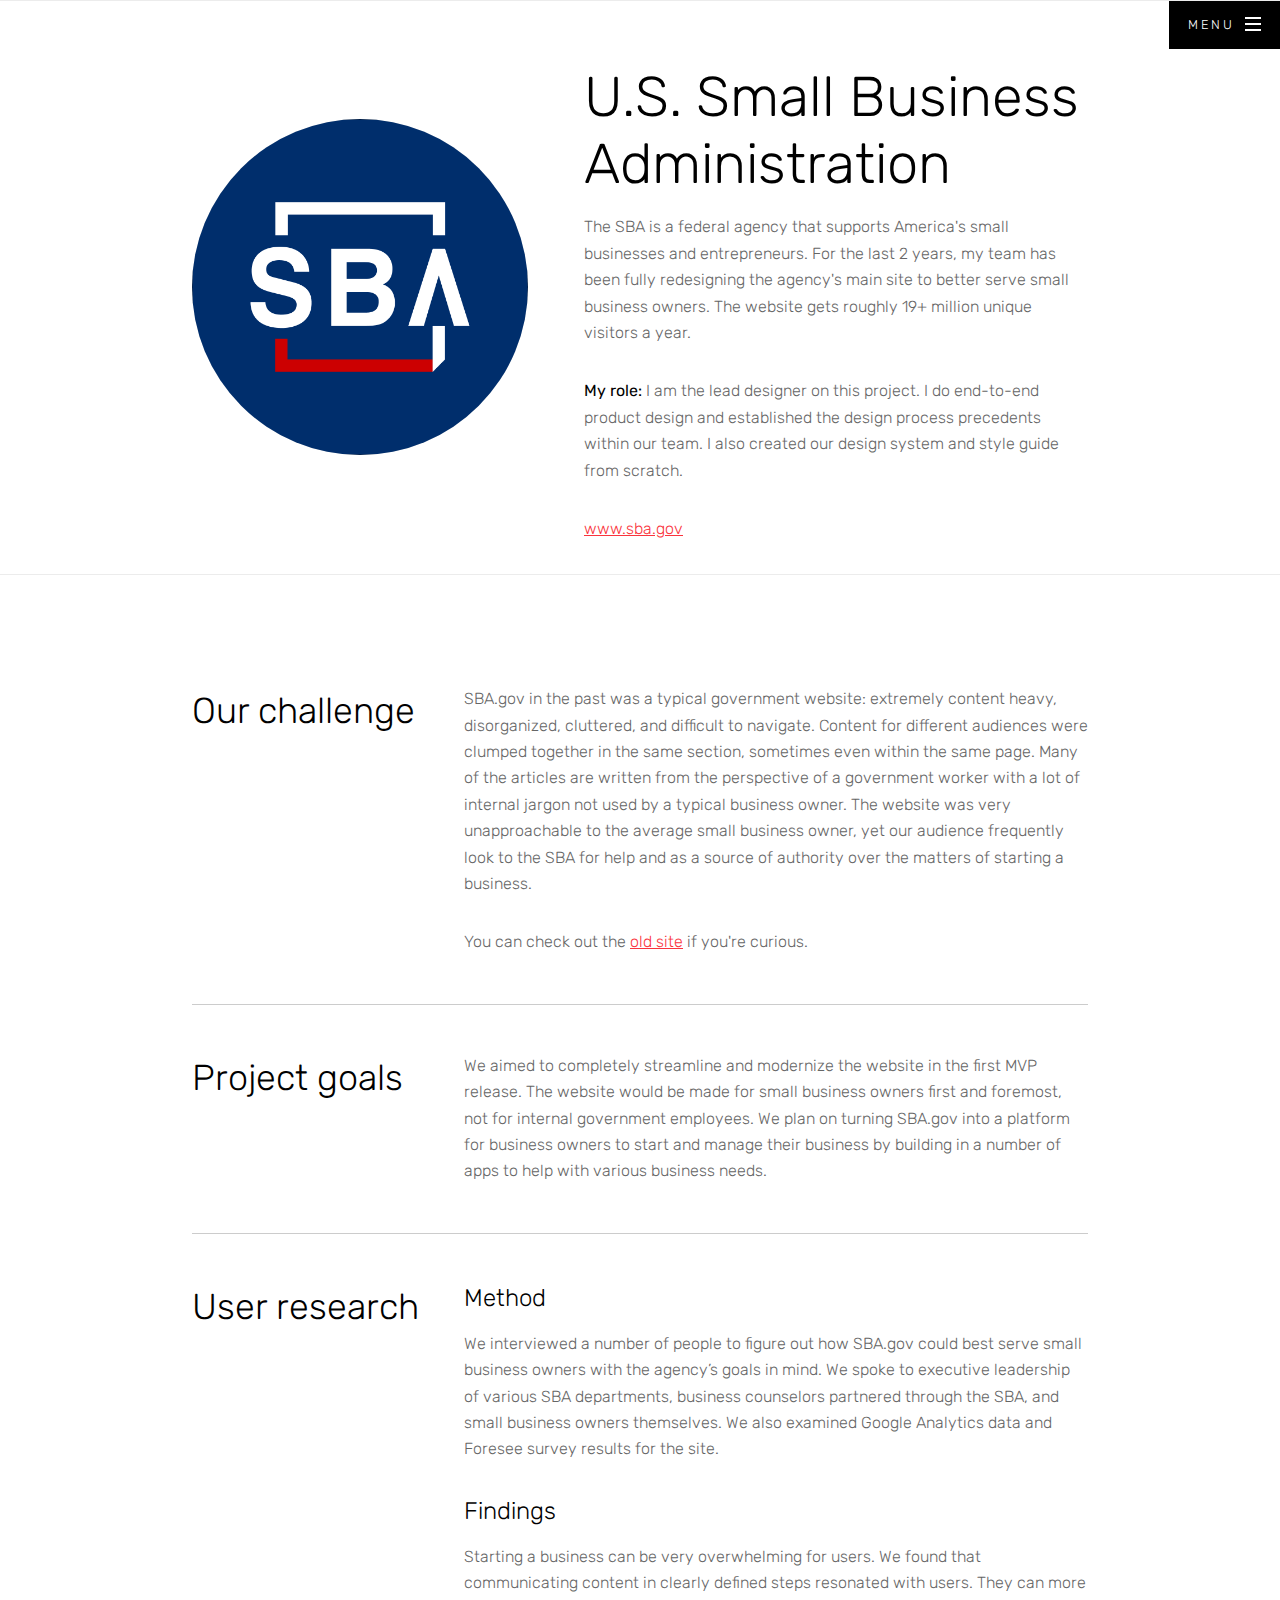
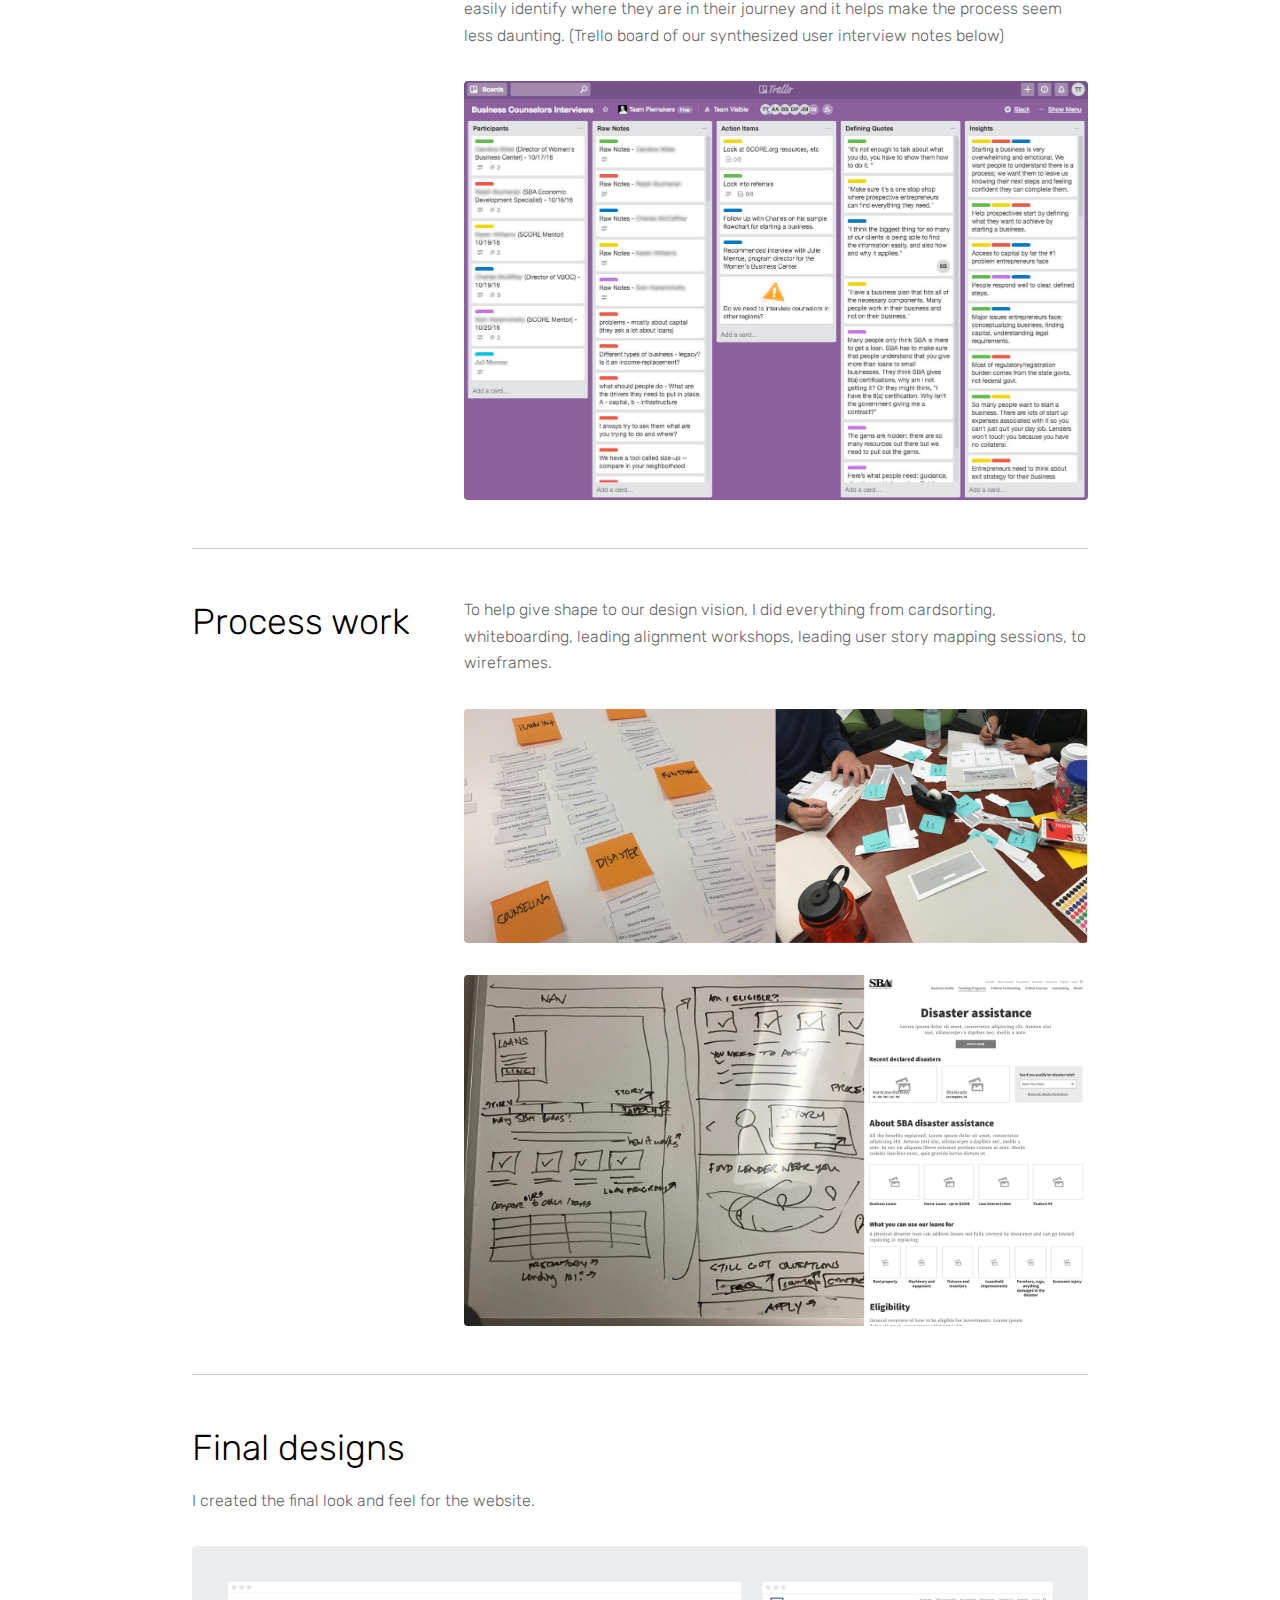
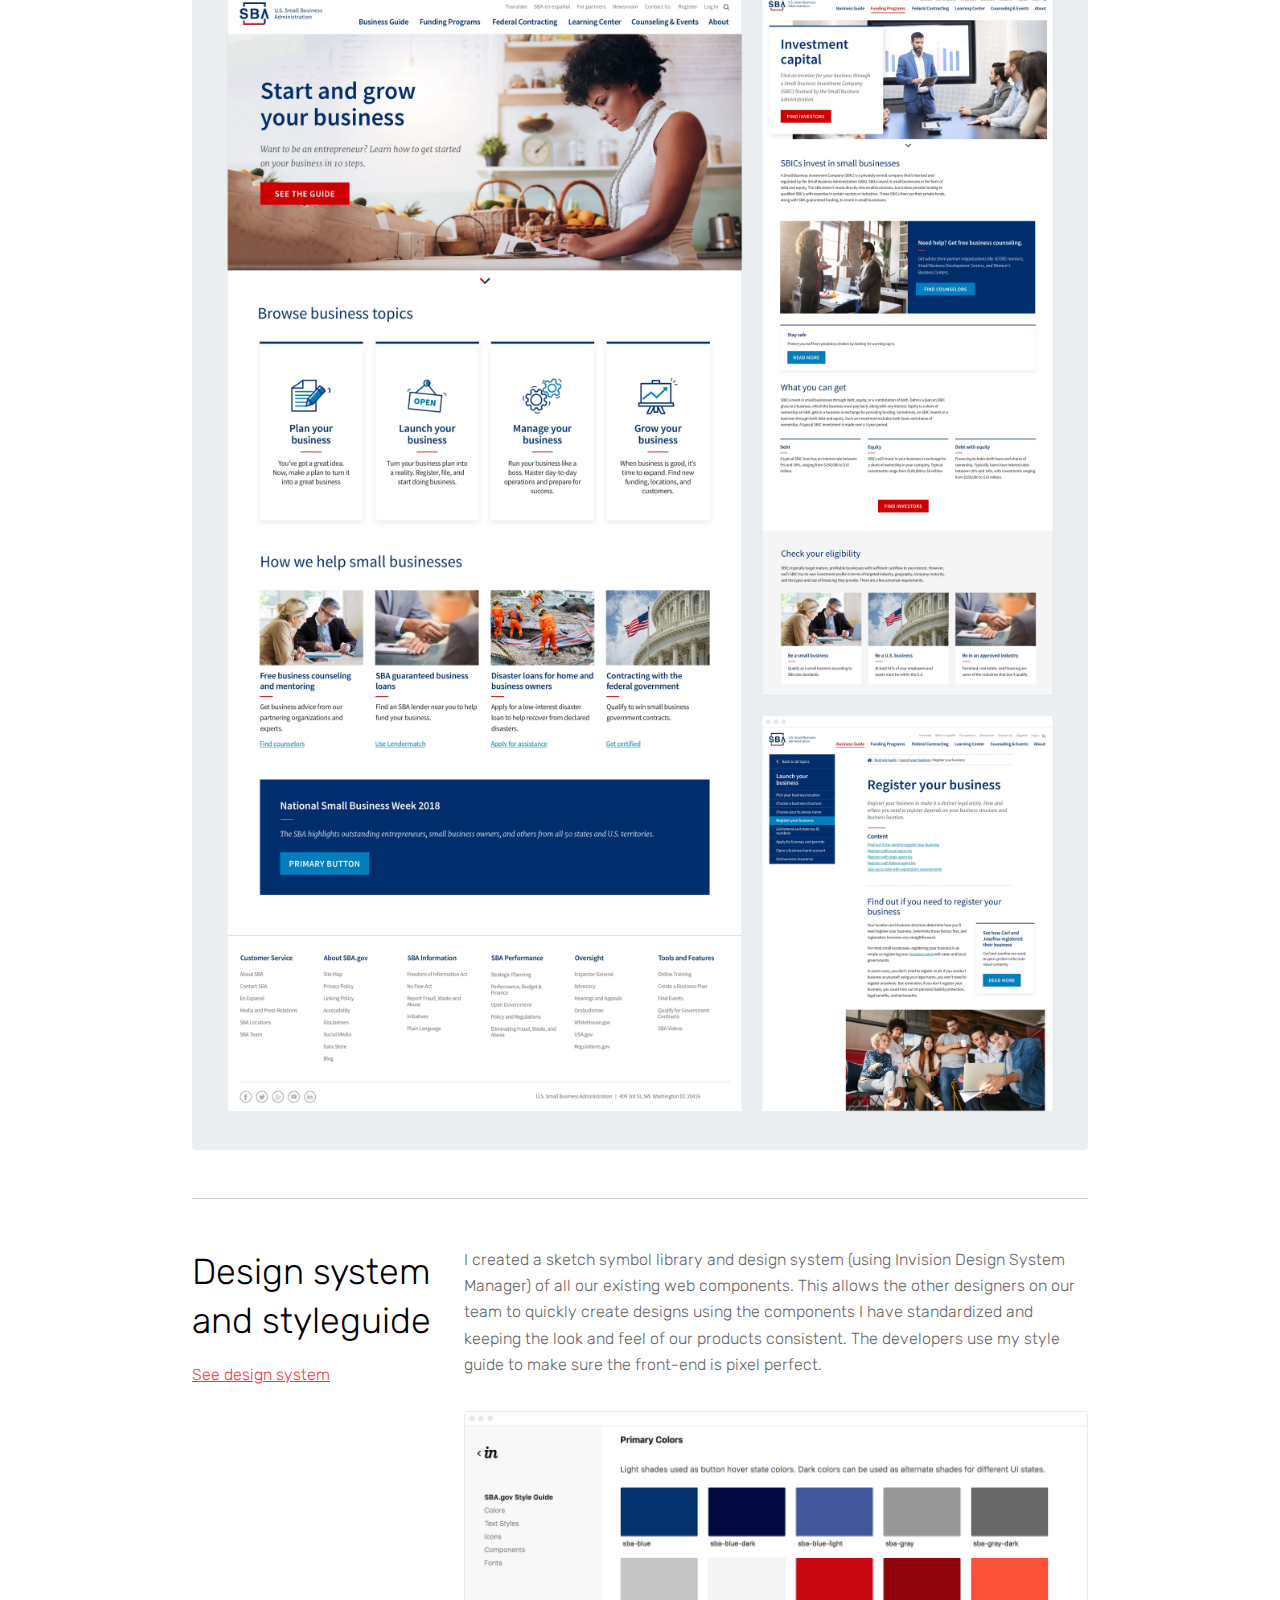
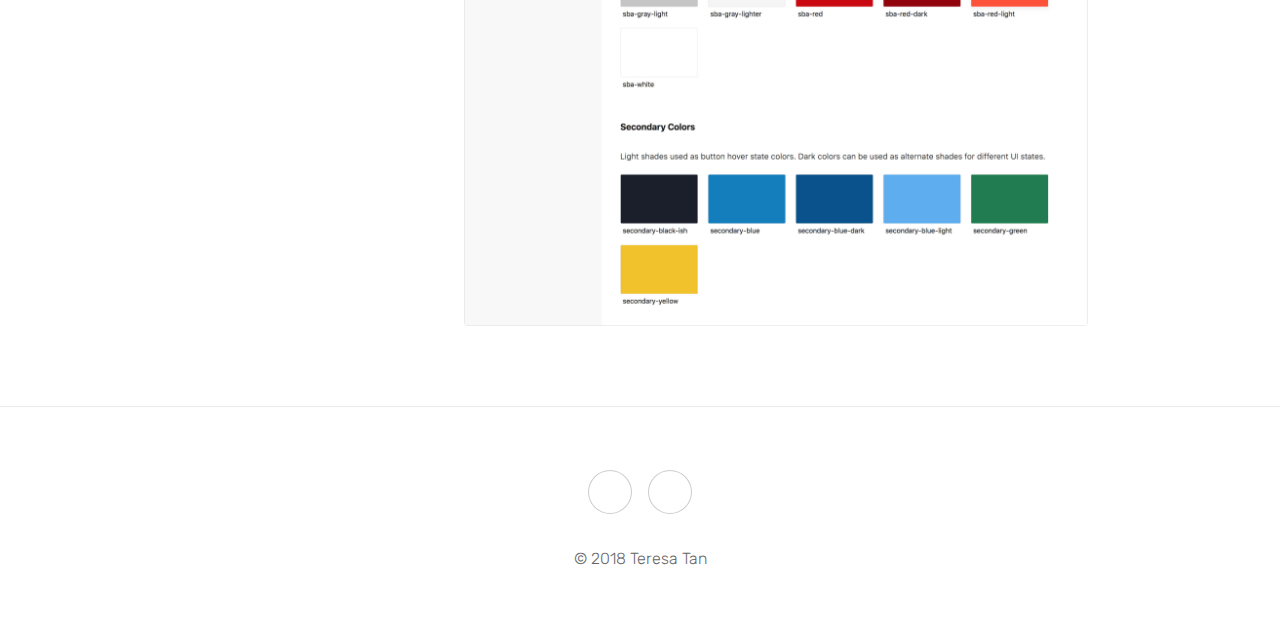
<file: sba.html>
<!DOCTYPE HTML>
<html>
	<head>
		<title>Teresa Tan - UX/Product Designer - Gliffy</title>
		<meta charset="utf-8" />
		<meta name="description" content="Portfolio of the lead UX Designer at the SBA with 7+ years of experience.">
  		<meta name="keywords" content="Teresa Tan, UX designer, Product designer, lead designer, Gliffy, SBA, Small Business Administration, Kabam, Extractable, visual design, html, css, ux research, design systems">
  		<link rel="shortcut icon" href="images/favicon.ico" />
		<meta name="viewport" content="width=device-width, initial-scale=1" />
		<link rel="stylesheet" href="assets/css/main.css" />
		<link href="https://fonts.googleapis.com/css?family=Rubik:300,400,500,600,700,800" rel="stylesheet">
		<!-- Global site tag (gtag.js) - Google Analytics -->
<script async src="https://www.googletagmanager.com/gtag/js?id=UA-43759947-1"></script>
<script>
  window.dataLayer = window.dataLayer || [];
  function gtag(){dataLayer.push(arguments);}
  gtag('js', new Date());

  gtag('config', 'UA-43759947-1');
</script>

	</head>
	<body>

		<!-- Wrapper -->
			<div id="wrapper" class="divided">
			<!-- Header -->
					<header id="header" class="alt">
						
						<nav id="nav">
							<ul>
								<li class="special">
									<a href="#menu" class="menuToggle"><span>Menu</span></a>
									<div id="menu">
										<ul>
											<li><a href="index.html">Home</a></li>
											<li><a href="index.html#work">Work</a></li>
											<li><a href="mailto:contactingteresa@gmail.com">Contact</a></li>
										</ul>
									</div>
								</li>
							</ul>
						</nav>
					</header>
				<!-- Banner -->
					<section class="banner style3 orient-center content-align-left onload-content-fade-top">
						<div class="content">
							<h1>U.S. Small Business Administration</h1>

							<p>The SBA is a federal agency that supports America's small businesses and entrepreneurs. For the last 2 years, my team has been fully redesigning the agency's main site to better serve small business owners. The website gets roughly 19+ million unique visitors a year.</p>
							<p><strong>My role: </strong>I am the lead designer on this project. I do end-to-end product design and established the design process precedents within our team. I also created our design system and style guide from scratch.
							</p>
							<a href="https://www.sba.gov" target="_blank">www.sba.gov</a>
							
						</div>
						<div class="image">
							<img src="images/sba/sba-logo.jpg" alt="" />
						</div>

					</section>

				

				<!-- Items -->
					<section class="wrapper style1 align-center onload-image-fade-in">
						<div class="inner">
							<div class="index align-left">

								<!-- Text -->
									
									<section id>
										
										<header>
										<h2>Our challenge</h2>
										
											
										</header>
										<div class="content onload-image-content-in">
											<p>SBA.gov in the past was a typical government website: extremely content heavy, disorganized, cluttered, and difficult to navigate. Content for different audiences were clumped together in the same section, sometimes even within the same page. Many of the articles are written from the perspective of a government worker with a lot of internal jargon not used by a typical business owner. The website was very unapproachable to the average small business owner, yet our audience frequently look to the SBA for help and as a source of authority over the matters of starting a business.</p>

											<p>You can check out the <a href="https://web.archive.org/web/20160331071455/https://www.sba.gov/" target="_blank">old site</a> if you're curious.</p>
										
										</div>
										
									</section>
								

									<section>
										
										<header>
										<h2>Project goals</h2>
												
											
										</header>
										<div class="content">
											<p>We aimed to completely streamline and modernize the website in the first MVP release. The website would be made for small business owners first and foremost, not for internal government employees. We plan on turning SBA.gov into a platform for business owners to start and manage their business by building in a number of apps to help with various business needs.</p>
											
										</div>
											
									</section>

									<section>
										
										<header>
										<h2>User research</h2>	
										</header>
										<div class="content">
											<h3>Method</h3>
											<p>We interviewed a number of people to figure out how SBA.gov could best serve small business owners with the agency’s goals in mind. We spoke to executive leadership of various SBA departments, business counselors partnered through the SBA, and small business owners themselves. We also examined Google Analytics data and Foresee survey results for the site.</p>
											<h3>Findings</h3>
											<p>Starting a business can be very overwhelming for users. We found that communicating content in clearly defined steps resonated with users. They can more easily identify where they are in their journey and it helps make the process seem less daunting. (Trello board of our synthesized user interview notes below)</p>
											
											<span class="image fit"><img src="images/sba/research2.jpg" alt="" /></span>
											
										</div>
											
									</section>

									<section>
										
										<header>
										<h2>Process work</h2>	
										</header>
										<div class="content">
											<p>To help give shape to our design vision, I did everything from cardsorting, whiteboarding, leading alignment workshops, leading user story mapping sessions, to wireframes.</p> 
											
											<span class="image fit"><img src="images/sba/process.jpg" alt="" /></span>
											<span class="image fit"><img src="images/sba/process2.jpg" alt="" /></span>
										</div>
											
									</section>

									

									<div class="inner">

								<div class= "content">
									<h2>Final designs</h2>
									<p>I created the final look and feel for the website.</p>
								<span class="image fit onload-image-fade-in">
								<img src="images/sba/sbagov.jpg" alt=""/>
								</span>
						
								</div>
							</div>
						
									<section>
										
										<header>
										<h2>Design system and styleguide</h2>	
										<a href="https://sba-gov.invisionapp.com/dsm/sba-gov/sba-gov-style-guide" target="_blank">See design system</a>	
										</header>
										<div class="content">
											
											<p>I created a sketch symbol library and design system (using Invision Design System Manager) of all our existing web components. This allows the other designers on our team to quickly create designs using the components I have standardized and keeping the look and feel of our products consistent. The developers use my style guide to make sure the front-end is pixel perfect.</p>
											<span class="image fit"><img src="images/sba/dsm.jpg" alt="" /></span>
										</div>
											
									</section>

							
							</div>

							
						</div>
						
					</section>



				<!-- Footer -->
					<footer class="wrapper style1 align-center">
						<div class="inner">
							<ul class="icons">
								<li><a href="https://www.linkedin.com/in/teresastan/" target="_blank" class="icon style2 fa-linkedin"><span class="label">LinkedIn</span></a></li>
								<li><a href="mailto:contactingteresa@gmail.com" class="icon style2 fa-envelope"><span class="label">Email</span></a></li>
							</ul>
							<p>&copy; 2018 Teresa Tan</p>
						</div>
					</footer>

			</div>

		<!-- Scripts -->
			<script src="assets/js/jquery.min.js"></script>
			<script src="assets/js/jquery.scrollex.min.js"></script>
			<script src="assets/js/jquery.scrolly.min.js"></script>
			<script src="assets/js/skel.min.js"></script>
			<script src="assets/js/util.js"></script>
			<script src="assets/js/main.js"></script>

	</body>
</html>
</file>
<file: assets/css/main.css>
@import url(fontawesome-all.min.css);
@import url("https://fonts.googleapis.com/css?family=Source+Sans+Pro:300,300i,400,400i");

/*
	Story by HTML5 UP
	html5up.net | @ajlkn
	Free for personal and commercial use under the CCA 3.0 license (html5up.net/license)
*/

/* Reset */

	html, body, div, span, applet, object, iframe, h1, h2, h3, h4, h5, h6, p, blockquote, pre, a, abbr, acronym, address, big, cite, code, del, dfn, em, img, ins, kbd, q, s, samp, small, strike, strong, sub, sup, tt, var, b, u, i, center, dl, dt, dd, ol, ul, li, fieldset, form, label, legend, table, caption, tbody, tfoot, thead, tr, th, td, article, aside, canvas, details, embed, figure, figcaption, footer, header, hgroup, menu, nav, output, ruby, section, summary, time, mark, audio, video {
		margin: 0;
		padding: 0;
		border: 0;
		font-size: 100%;
		font: inherit;
		vertical-align: baseline;
	}

	article, aside, details, figcaption, figure, footer, header, hgroup, menu, nav, section {
		display: block;
	}

	body {
		line-height: 1;
	}

	ol, ul {
		list-style: none;
	}

	blockquote, q {
		quotes: none;
	}

	blockquote:before, blockquote:after, q:before, q:after {
		content: '';
		content: none;
	}

	table {
		border-collapse: collapse;
		border-spacing: 0;
	}

	body {
		-webkit-text-size-adjust: none;
	}

/* Box Model */

	*, *:before, *:after {
		-moz-box-sizing: border-box;
		-webkit-box-sizing: border-box;
		box-sizing: border-box;
	}

/* Grid */

	.row {
		border-bottom: solid 1px transparent;
		-moz-box-sizing: border-box;
		-webkit-box-sizing: border-box;
		box-sizing: border-box;
	}

	.row > * {
		float: left;
		-moz-box-sizing: border-box;
		-webkit-box-sizing: border-box;
		box-sizing: border-box;
	}

	.row:after, .row:before {
		content: '';
		display: block;
		clear: both;
		height: 0;
	}

	.row.uniform > * > :first-child {
		margin-top: 0;
	}

	.row.uniform > * > :last-child {
		margin-bottom: 0;
	}

	.row.\30 \25 > * {
		padding: 0 0 0 0rem;
	}

	.row.\30 \25 {
		margin: 0 0 -1px 0rem;
	}

	.row.uniform.\30 \25 > * {
		padding: 0rem 0 0 0rem;
	}

	.row.uniform.\30 \25 {
		margin: 0rem 0 -1px 0rem;
	}

	.row > * {
		padding: 0 0 0 2rem;
	}

	.row {
		margin: 0 0 -1px -2rem;
	}

	.row.uniform > * {
		padding: 2rem 0 0 2rem;
	}

	.row.uniform {
		margin: -2rem 0 -1px -2rem;
	}

	.row.\32 00\25 > * {
		padding: 0 0 0 4rem;
	}

	.row.\32 00\25 {
		margin: 0 0 -1px -4rem;
	}

	.row.uniform.\32 00\25 > * {
		padding: 4rem 0 0 4rem;
	}

	.row.uniform.\32 00\25 {
		margin: -4rem 0 -1px -4rem;
	}

	.row.\31 50\25 > * {
		padding: 0 0 0 3rem;
	}

	.row.\31 50\25 {
		margin: 0 0 -1px -3rem;
	}

	.row.uniform.\31 50\25 > * {
		padding: 3rem 0 0 3rem;
	}

	.row.uniform.\31 50\25 {
		margin: -3rem 0 -1px -3rem;
	}

	.row.\35 0\25 > * {
		padding: 0 0 0 1rem;
	}

	.row.\35 0\25 {
		margin: 0 0 -1px -1rem;
	}

	.row.uniform.\35 0\25 > * {
		padding: 1rem 0 0 1rem;
	}

	.row.uniform.\35 0\25 {
		margin: -1rem 0 -1px -1rem;
	}

	.row.\32 5\25 > * {
		padding: 0 0 0 0.5rem;
	}

	.row.\32 5\25 {
		margin: 0 0 -1px -0.5rem;
	}

	.row.uniform.\32 5\25 > * {
		padding: 0.5rem 0 0 0.5rem;
	}

	.row.uniform.\32 5\25 {
		margin: -0.5rem 0 -1px -0.5rem;
	}

	.\31 2u, .\31 2u\24 {
		width: 100%;
		clear: none;
		margin-left: 0;
	}

	.\31 1u, .\31 1u\24 {
		width: 91.6666666667%;
		clear: none;
		margin-left: 0;
	}

	.\31 0u, .\31 0u\24 {
		width: 83.3333333333%;
		clear: none;
		margin-left: 0;
	}

	.\39 u, .\39 u\24 {
		width: 75%;
		clear: none;
		margin-left: 0;
	}

	.\38 u, .\38 u\24 {
		width: 66.6666666667%;
		clear: none;
		margin-left: 0;
	}

	.\37 u, .\37 u\24 {
		width: 58.3333333333%;
		clear: none;
		margin-left: 0;
	}

	.\36 u, .\36 u\24 {
		width: 50%;
		clear: none;
		margin-left: 0;
	}

	.\35 u, .\35 u\24 {
		width: 41.6666666667%;
		clear: none;
		margin-left: 0;
	}

	.\34 u, .\34 u\24 {
		width: 33.3333333333%;
		clear: none;
		margin-left: 0;
	}

	.\33 u, .\33 u\24 {
		width: 25%;
		clear: none;
		margin-left: 0;
	}

	.\32 u, .\32 u\24 {
		width: 16.6666666667%;
		clear: none;
		margin-left: 0;
	}

	.\31 u, .\31 u\24 {
		width: 8.3333333333%;
		clear: none;
		margin-left: 0;
	}

	.\31 2u\24 + *,
	.\31 1u\24 + *,
	.\31 0u\24 + *,
	.\39 u\24 + *,
	.\38 u\24 + *,
	.\37 u\24 + *,
	.\36 u\24 + *,
	.\35 u\24 + *,
	.\34 u\24 + *,
	.\33 u\24 + *,
	.\32 u\24 + *,
	.\31 u\24 + * {
		clear: left;
	}

	.\-11u {
		margin-left: 91.66667%;
	}

	.\-10u {
		margin-left: 83.33333%;
	}

	.\-9u {
		margin-left: 75%;
	}

	.\-8u {
		margin-left: 66.66667%;
	}

	.\-7u {
		margin-left: 58.33333%;
	}

	.\-6u {
		margin-left: 50%;
	}

	.\-5u {
		margin-left: 41.66667%;
	}

	.\-4u {
		margin-left: 33.33333%;
	}

	.\-3u {
		margin-left: 25%;
	}

	.\-2u {
		margin-left: 16.66667%;
	}

	.\-1u {
		margin-left: 8.33333%;
	}

	@media screen and (max-width: 1680px) {

		.row > * {
			padding: 0 0 0 2rem;
		}

		.row {
			margin: 0 0 -1px -2rem;
		}

		.row.uniform > * {
			padding: 2rem 0 0 2rem;
		}

		.row.uniform {
			margin: -2rem 0 -1px -2rem;
		}

		.row.\32 00\25 > * {
			padding: 0 0 0 4rem;
		}

		.row.\32 00\25 {
			margin: 0 0 -1px -4rem;
		}

		.row.uniform.\32 00\25 > * {
			padding: 4rem 0 0 4rem;
		}

		.row.uniform.\32 00\25 {
			margin: -4rem 0 -1px -4rem;
		}

		.row.\31 50\25 > * {
			padding: 0 0 0 3rem;
		}

		.row.\31 50\25 {
			margin: 0 0 -1px -3rem;
		}

		.row.uniform.\31 50\25 > * {
			padding: 3rem 0 0 3rem;
		}

		.row.uniform.\31 50\25 {
			margin: -3rem 0 -1px -3rem;
		}

		.row.\35 0\25 > * {
			padding: 0 0 0 1rem;
		}

		.row.\35 0\25 {
			margin: 0 0 -1px -1rem;
		}

		.row.uniform.\35 0\25 > * {
			padding: 1rem 0 0 1rem;
		}

		.row.uniform.\35 0\25 {
			margin: -1rem 0 -1px -1rem;
		}

		.row.\32 5\25 > * {
			padding: 0 0 0 0.5rem;
		}

		.row.\32 5\25 {
			margin: 0 0 -1px -0.5rem;
		}

		.row.uniform.\32 5\25 > * {
			padding: 0.5rem 0 0 0.5rem;
		}

		.row.uniform.\32 5\25 {
			margin: -0.5rem 0 -1px -0.5rem;
		}

		.\31 2u\28xlarge\29, .\31 2u\24\28xlarge\29 {
			width: 100%;
			clear: none;
			margin-left: 0;
		}

		.\31 1u\28xlarge\29, .\31 1u\24\28xlarge\29 {
			width: 91.6666666667%;
			clear: none;
			margin-left: 0;
		}

		.\31 0u\28xlarge\29, .\31 0u\24\28xlarge\29 {
			width: 83.3333333333%;
			clear: none;
			margin-left: 0;
		}

		.\39 u\28xlarge\29, .\39 u\24\28xlarge\29 {
			width: 75%;
			clear: none;
			margin-left: 0;
		}

		.\38 u\28xlarge\29, .\38 u\24\28xlarge\29 {
			width: 66.6666666667%;
			clear: none;
			margin-left: 0;
		}

		.\37 u\28xlarge\29, .\37 u\24\28xlarge\29 {
			width: 58.3333333333%;
			clear: none;
			margin-left: 0;
		}

		.\36 u\28xlarge\29, .\36 u\24\28xlarge\29 {
			width: 50%;
			clear: none;
			margin-left: 0;
		}

		.\35 u\28xlarge\29, .\35 u\24\28xlarge\29 {
			width: 41.6666666667%;
			clear: none;
			margin-left: 0;
		}

		.\34 u\28xlarge\29, .\34 u\24\28xlarge\29 {
			width: 33.3333333333%;
			clear: none;
			margin-left: 0;
		}

		.\33 u\28xlarge\29, .\33 u\24\28xlarge\29 {
			width: 25%;
			clear: none;
			margin-left: 0;
		}

		.\32 u\28xlarge\29, .\32 u\24\28xlarge\29 {
			width: 16.6666666667%;
			clear: none;
			margin-left: 0;
		}

		.\31 u\28xlarge\29, .\31 u\24\28xlarge\29 {
			width: 8.3333333333%;
			clear: none;
			margin-left: 0;
		}

		.\31 2u\24\28xlarge\29 + *,
		.\31 1u\24\28xlarge\29 + *,
		.\31 0u\24\28xlarge\29 + *,
		.\39 u\24\28xlarge\29 + *,
		.\38 u\24\28xlarge\29 + *,
		.\37 u\24\28xlarge\29 + *,
		.\36 u\24\28xlarge\29 + *,
		.\35 u\24\28xlarge\29 + *,
		.\34 u\24\28xlarge\29 + *,
		.\33 u\24\28xlarge\29 + *,
		.\32 u\24\28xlarge\29 + *,
		.\31 u\24\28xlarge\29 + * {
			clear: left;
		}

		.\-11u\28xlarge\29 {
			margin-left: 91.66667%;
		}

		.\-10u\28xlarge\29 {
			margin-left: 83.33333%;
		}

		.\-9u\28xlarge\29 {
			margin-left: 75%;
		}

		.\-8u\28xlarge\29 {
			margin-left: 66.66667%;
		}

		.\-7u\28xlarge\29 {
			margin-left: 58.33333%;
		}

		.\-6u\28xlarge\29 {
			margin-left: 50%;
		}

		.\-5u\28xlarge\29 {
			margin-left: 41.66667%;
		}

		.\-4u\28xlarge\29 {
			margin-left: 33.33333%;
		}

		.\-3u\28xlarge\29 {
			margin-left: 25%;
		}

		.\-2u\28xlarge\29 {
			margin-left: 16.66667%;
		}

		.\-1u\28xlarge\29 {
			margin-left: 8.33333%;
		}

	}

	@media screen and (max-width: 1280px) {

		.row > * {
			padding: 0 0 0 2rem;
		}

		.row {
			margin: 0 0 -1px -2rem;
		}

		.row.uniform > * {
			padding: 2rem 0 0 2rem;
		}

		.row.uniform {
			margin: -2rem 0 -1px -2rem;
		}

		.row.\32 00\25 > * {
			padding: 0 0 0 4rem;
		}

		.row.\32 00\25 {
			margin: 0 0 -1px -4rem;
		}

		.row.uniform.\32 00\25 > * {
			padding: 4rem 0 0 4rem;
		}

		.row.uniform.\32 00\25 {
			margin: -4rem 0 -1px -4rem;
		}

		.row.\31 50\25 > * {
			padding: 0 0 0 3rem;
		}

		.row.\31 50\25 {
			margin: 0 0 -1px -3rem;
		}

		.row.uniform.\31 50\25 > * {
			padding: 3rem 0 0 3rem;
		}

		.row.uniform.\31 50\25 {
			margin: -3rem 0 -1px -3rem;
		}

		.row.\35 0\25 > * {
			padding: 0 0 0 1rem;
		}

		.row.\35 0\25 {
			margin: 0 0 -1px -1rem;
		}

		.row.uniform.\35 0\25 > * {
			padding: 1rem 0 0 1rem;
		}

		.row.uniform.\35 0\25 {
			margin: -1rem 0 -1px -1rem;
		}

		.row.\32 5\25 > * {
			padding: 0 0 0 0.5rem;
		}

		.row.\32 5\25 {
			margin: 0 0 -1px -0.5rem;
		}

		.row.uniform.\32 5\25 > * {
			padding: 0.5rem 0 0 0.5rem;
		}

		.row.uniform.\32 5\25 {
			margin: -0.5rem 0 -1px -0.5rem;
		}

		.\31 2u\28large\29, .\31 2u\24\28large\29 {
			width: 100%;
			clear: none;
			margin-left: 0;
		}

		.\31 1u\28large\29, .\31 1u\24\28large\29 {
			width: 91.6666666667%;
			clear: none;
			margin-left: 0;
		}

		.\31 0u\28large\29, .\31 0u\24\28large\29 {
			width: 83.3333333333%;
			clear: none;
			margin-left: 0;
		}

		.\39 u\28large\29, .\39 u\24\28large\29 {
			width: 75%;
			clear: none;
			margin-left: 0;
		}

		.\38 u\28large\29, .\38 u\24\28large\29 {
			width: 66.6666666667%;
			clear: none;
			margin-left: 0;
		}

		.\37 u\28large\29, .\37 u\24\28large\29 {
			width: 58.3333333333%;
			clear: none;
			margin-left: 0;
		}

		.\36 u\28large\29, .\36 u\24\28large\29 {
			width: 50%;
			clear: none;
			margin-left: 0;
		}

		.\35 u\28large\29, .\35 u\24\28large\29 {
			width: 41.6666666667%;
			clear: none;
			margin-left: 0;
		}

		.\34 u\28large\29, .\34 u\24\28large\29 {
			width: 33.3333333333%;
			clear: none;
			margin-left: 0;
		}

		.\33 u\28large\29, .\33 u\24\28large\29 {
			width: 25%;
			clear: none;
			margin-left: 0;
		}

		.\32 u\28large\29, .\32 u\24\28large\29 {
			width: 16.6666666667%;
			clear: none;
			margin-left: 0;
		}

		.\31 u\28large\29, .\31 u\24\28large\29 {
			width: 8.3333333333%;
			clear: none;
			margin-left: 0;
		}

		.\31 2u\24\28large\29 + *,
		.\31 1u\24\28large\29 + *,
		.\31 0u\24\28large\29 + *,
		.\39 u\24\28large\29 + *,
		.\38 u\24\28large\29 + *,
		.\37 u\24\28large\29 + *,
		.\36 u\24\28large\29 + *,
		.\35 u\24\28large\29 + *,
		.\34 u\24\28large\29 + *,
		.\33 u\24\28large\29 + *,
		.\32 u\24\28large\29 + *,
		.\31 u\24\28large\29 + * {
			clear: left;
		}

		.\-11u\28large\29 {
			margin-left: 91.66667%;
		}

		.\-10u\28large\29 {
			margin-left: 83.33333%;
		}

		.\-9u\28large\29 {
			margin-left: 75%;
		}

		.\-8u\28large\29 {
			margin-left: 66.66667%;
		}

		.\-7u\28large\29 {
			margin-left: 58.33333%;
		}

		.\-6u\28large\29 {
			margin-left: 50%;
		}

		.\-5u\28large\29 {
			margin-left: 41.66667%;
		}

		.\-4u\28large\29 {
			margin-left: 33.33333%;
		}

		.\-3u\28large\29 {
			margin-left: 25%;
		}

		.\-2u\28large\29 {
			margin-left: 16.66667%;
		}

		.\-1u\28large\29 {
			margin-left: 8.33333%;
		}

	}

	@media screen and (max-width: 980px) {

		.row > * {
			padding: 0 0 0 2rem;
		}

		.row {
			margin: 0 0 -1px -2rem;
		}

		.row.uniform > * {
			padding: 2rem 0 0 2rem;
		}

		.row.uniform {
			margin: -2rem 0 -1px -2rem;
		}

		.row.\32 00\25 > * {
			padding: 0 0 0 4rem;
		}

		.row.\32 00\25 {
			margin: 0 0 -1px -4rem;
		}

		.row.uniform.\32 00\25 > * {
			padding: 4rem 0 0 4rem;
		}

		.row.uniform.\32 00\25 {
			margin: -4rem 0 -1px -4rem;
		}

		.row.\31 50\25 > * {
			padding: 0 0 0 3rem;
		}

		.row.\31 50\25 {
			margin: 0 0 -1px -3rem;
		}

		.row.uniform.\31 50\25 > * {
			padding: 3rem 0 0 3rem;
		}

		.row.uniform.\31 50\25 {
			margin: -3rem 0 -1px -3rem;
		}

		.row.\35 0\25 > * {
			padding: 0 0 0 1rem;
		}

		.row.\35 0\25 {
			margin: 0 0 -1px -1rem;
		}

		.row.uniform.\35 0\25 > * {
			padding: 1rem 0 0 1rem;
		}

		.row.uniform.\35 0\25 {
			margin: -1rem 0 -1px -1rem;
		}

		.row.\32 5\25 > * {
			padding: 0 0 0 0.5rem;
		}

		.row.\32 5\25 {
			margin: 0 0 -1px -0.5rem;
		}

		.row.uniform.\32 5\25 > * {
			padding: 0.5rem 0 0 0.5rem;
		}

		.row.uniform.\32 5\25 {
			margin: -0.5rem 0 -1px -0.5rem;
		}

		.\31 2u\28medium\29, .\31 2u\24\28medium\29 {
			width: 100%;
			clear: none;
			margin-left: 0;
		}

		.\31 1u\28medium\29, .\31 1u\24\28medium\29 {
			width: 91.6666666667%;
			clear: none;
			margin-left: 0;
		}

		.\31 0u\28medium\29, .\31 0u\24\28medium\29 {
			width: 83.3333333333%;
			clear: none;
			margin-left: 0;
		}

		.\39 u\28medium\29, .\39 u\24\28medium\29 {
			width: 75%;
			clear: none;
			margin-left: 0;
		}

		.\38 u\28medium\29, .\38 u\24\28medium\29 {
			width: 66.6666666667%;
			clear: none;
			margin-left: 0;
		}

		.\37 u\28medium\29, .\37 u\24\28medium\29 {
			width: 58.3333333333%;
			clear: none;
			margin-left: 0;
		}

		.\36 u\28medium\29, .\36 u\24\28medium\29 {
			width: 50%;
			clear: none;
			margin-left: 0;
		}

		.\35 u\28medium\29, .\35 u\24\28medium\29 {
			width: 41.6666666667%;
			clear: none;
			margin-left: 0;
		}

		.\34 u\28medium\29, .\34 u\24\28medium\29 {
			width: 33.3333333333%;
			clear: none;
			margin-left: 0;
		}

		.\33 u\28medium\29, .\33 u\24\28medium\29 {
			width: 25%;
			clear: none;
			margin-left: 0;
		}

		.\32 u\28medium\29, .\32 u\24\28medium\29 {
			width: 16.6666666667%;
			clear: none;
			margin-left: 0;
		}

		.\31 u\28medium\29, .\31 u\24\28medium\29 {
			width: 8.3333333333%;
			clear: none;
			margin-left: 0;
		}

		.\31 2u\24\28medium\29 + *,
		.\31 1u\24\28medium\29 + *,
		.\31 0u\24\28medium\29 + *,
		.\39 u\24\28medium\29 + *,
		.\38 u\24\28medium\29 + *,
		.\37 u\24\28medium\29 + *,
		.\36 u\24\28medium\29 + *,
		.\35 u\24\28medium\29 + *,
		.\34 u\24\28medium\29 + *,
		.\33 u\24\28medium\29 + *,
		.\32 u\24\28medium\29 + *,
		.\31 u\24\28medium\29 + * {
			clear: left;
		}

		.\-11u\28medium\29 {
			margin-left: 91.66667%;
		}

		.\-10u\28medium\29 {
			margin-left: 83.33333%;
		}

		.\-9u\28medium\29 {
			margin-left: 75%;
		}

		.\-8u\28medium\29 {
			margin-left: 66.66667%;
		}

		.\-7u\28medium\29 {
			margin-left: 58.33333%;
		}

		.\-6u\28medium\29 {
			margin-left: 50%;
		}

		.\-5u\28medium\29 {
			margin-left: 41.66667%;
		}

		.\-4u\28medium\29 {
			margin-left: 33.33333%;
		}

		.\-3u\28medium\29 {
			margin-left: 25%;
		}

		.\-2u\28medium\29 {
			margin-left: 16.66667%;
		}

		.\-1u\28medium\29 {
			margin-left: 8.33333%;
		}

	}

	@media screen and (max-width: 736px) {

		.row > * {
			padding: 0 0 0 2rem;
		}

		.row {
			margin: 0 0 -1px -2rem;
		}

		.row.uniform > * {
			padding: 2rem 0 0 2rem;
		}

		.row.uniform {
			margin: -2rem 0 -1px -2rem;
		}

		.row.\32 00\25 > * {
			padding: 0 0 0 4rem;
		}

		.row.\32 00\25 {
			margin: 0 0 -1px -4rem;
		}

		.row.uniform.\32 00\25 > * {
			padding: 4rem 0 0 4rem;
		}

		.row.uniform.\32 00\25 {
			margin: -4rem 0 -1px -4rem;
		}

		.row.\31 50\25 > * {
			padding: 0 0 0 3rem;
		}

		.row.\31 50\25 {
			margin: 0 0 -1px -3rem;
		}

		.row.uniform.\31 50\25 > * {
			padding: 3rem 0 0 3rem;
		}

		.row.uniform.\31 50\25 {
			margin: -3rem 0 -1px -3rem;
		}

		.row.\35 0\25 > * {
			padding: 0 0 0 1rem;
		}

		.row.\35 0\25 {
			margin: 0 0 -1px -1rem;
		}

		.row.uniform.\35 0\25 > * {
			padding: 1rem 0 0 1rem;
		}

		.row.uniform.\35 0\25 {
			margin: -1rem 0 -1px -1rem;
		}

		.row.\32 5\25 > * {
			padding: 0 0 0 0.5rem;
		}

		.row.\32 5\25 {
			margin: 0 0 -1px -0.5rem;
		}

		.row.uniform.\32 5\25 > * {
			padding: 0.5rem 0 0 0.5rem;
		}

		.row.uniform.\32 5\25 {
			margin: -0.5rem 0 -1px -0.5rem;
		}

		.\31 2u\28small\29, .\31 2u\24\28small\29 {
			width: 100%;
			clear: none;
			margin-left: 0;
		}

		.\31 1u\28small\29, .\31 1u\24\28small\29 {
			width: 91.6666666667%;
			clear: none;
			margin-left: 0;
		}

		.\31 0u\28small\29, .\31 0u\24\28small\29 {
			width: 83.3333333333%;
			clear: none;
			margin-left: 0;
		}

		.\39 u\28small\29, .\39 u\24\28small\29 {
			width: 75%;
			clear: none;
			margin-left: 0;
		}

		.\38 u\28small\29, .\38 u\24\28small\29 {
			width: 66.6666666667%;
			clear: none;
			margin-left: 0;
		}

		.\37 u\28small\29, .\37 u\24\28small\29 {
			width: 58.3333333333%;
			clear: none;
			margin-left: 0;
		}

		.\36 u\28small\29, .\36 u\24\28small\29 {
			width: 50%;
			clear: none;
			margin-left: 0;
		}

		.\35 u\28small\29, .\35 u\24\28small\29 {
			width: 41.6666666667%;
			clear: none;
			margin-left: 0;
		}

		.\34 u\28small\29, .\34 u\24\28small\29 {
			width: 33.3333333333%;
			clear: none;
			margin-left: 0;
		}

		.\33 u\28small\29, .\33 u\24\28small\29 {
			width: 25%;
			clear: none;
			margin-left: 0;
		}

		.\32 u\28small\29, .\32 u\24\28small\29 {
			width: 16.6666666667%;
			clear: none;
			margin-left: 0;
		}

		.\31 u\28small\29, .\31 u\24\28small\29 {
			width: 8.3333333333%;
			clear: none;
			margin-left: 0;
		}

		.\31 2u\24\28small\29 + *,
		.\31 1u\24\28small\29 + *,
		.\31 0u\24\28small\29 + *,
		.\39 u\24\28small\29 + *,
		.\38 u\24\28small\29 + *,
		.\37 u\24\28small\29 + *,
		.\36 u\24\28small\29 + *,
		.\35 u\24\28small\29 + *,
		.\34 u\24\28small\29 + *,
		.\33 u\24\28small\29 + *,
		.\32 u\24\28small\29 + *,
		.\31 u\24\28small\29 + * {
			clear: left;
		}

		.\-11u\28small\29 {
			margin-left: 91.66667%;
		}

		.\-10u\28small\29 {
			margin-left: 83.33333%;
		}

		.\-9u\28small\29 {
			margin-left: 75%;
		}

		.\-8u\28small\29 {
			margin-left: 66.66667%;
		}

		.\-7u\28small\29 {
			margin-left: 58.33333%;
		}

		.\-6u\28small\29 {
			margin-left: 50%;
		}

		.\-5u\28small\29 {
			margin-left: 41.66667%;
		}

		.\-4u\28small\29 {
			margin-left: 33.33333%;
		}

		.\-3u\28small\29 {
			margin-left: 25%;
		}

		.\-2u\28small\29 {
			margin-left: 16.66667%;
		}

		.\-1u\28small\29 {
			margin-left: 8.33333%;
		}

	}

	@media screen and (max-width: 480px) {

		.row > * {
			padding: 0 0 0 2rem;
		}

		.row {
			margin: 0 0 -1px -2rem;
		}

		.row.uniform > * {
			padding: 2rem 0 0 2rem;
		}

		.row.uniform {
			margin: -2rem 0 -1px -2rem;
		}

		.row.\32 00\25 > * {
			padding: 0 0 0 4rem;
		}

		.row.\32 00\25 {
			margin: 0 0 -1px -4rem;
		}

		.row.uniform.\32 00\25 > * {
			padding: 4rem 0 0 4rem;
		}

		.row.uniform.\32 00\25 {
			margin: -4rem 0 -1px -4rem;
		}

		.row.\31 50\25 > * {
			padding: 0 0 0 3rem;
		}

		.row.\31 50\25 {
			margin: 0 0 -1px -3rem;
		}

		.row.uniform.\31 50\25 > * {
			padding: 3rem 0 0 3rem;
		}

		.row.uniform.\31 50\25 {
			margin: -3rem 0 -1px -3rem;
		}

		.row.\35 0\25 > * {
			padding: 0 0 0 1rem;
		}

		.row.\35 0\25 {
			margin: 0 0 -1px -1rem;
		}

		.row.uniform.\35 0\25 > * {
			padding: 1rem 0 0 1rem;
		}

		.row.uniform.\35 0\25 {
			margin: -1rem 0 -1px -1rem;
		}

		.row.\32 5\25 > * {
			padding: 0 0 0 0.5rem;
		}

		.row.\32 5\25 {
			margin: 0 0 -1px -0.5rem;
		}

		.row.uniform.\32 5\25 > * {
			padding: 0.5rem 0 0 0.5rem;
		}

		.row.uniform.\32 5\25 {
			margin: -0.5rem 0 -1px -0.5rem;
		}

		.\31 2u\28xsmall\29, .\31 2u\24\28xsmall\29 {
			width: 100%;
			clear: none;
			margin-left: 0;
		}

		.\31 1u\28xsmall\29, .\31 1u\24\28xsmall\29 {
			width: 91.6666666667%;
			clear: none;
			margin-left: 0;
		}

		.\31 0u\28xsmall\29, .\31 0u\24\28xsmall\29 {
			width: 83.3333333333%;
			clear: none;
			margin-left: 0;
		}

		.\39 u\28xsmall\29, .\39 u\24\28xsmall\29 {
			width: 75%;
			clear: none;
			margin-left: 0;
		}

		.\38 u\28xsmall\29, .\38 u\24\28xsmall\29 {
			width: 66.6666666667%;
			clear: none;
			margin-left: 0;
		}

		.\37 u\28xsmall\29, .\37 u\24\28xsmall\29 {
			width: 58.3333333333%;
			clear: none;
			margin-left: 0;
		}

		.\36 u\28xsmall\29, .\36 u\24\28xsmall\29 {
			width: 50%;
			clear: none;
			margin-left: 0;
		}

		.\35 u\28xsmall\29, .\35 u\24\28xsmall\29 {
			width: 41.6666666667%;
			clear: none;
			margin-left: 0;
		}

		.\34 u\28xsmall\29, .\34 u\24\28xsmall\29 {
			width: 33.3333333333%;
			clear: none;
			margin-left: 0;
		}

		.\33 u\28xsmall\29, .\33 u\24\28xsmall\29 {
			width: 25%;
			clear: none;
			margin-left: 0;
		}

		.\32 u\28xsmall\29, .\32 u\24\28xsmall\29 {
			width: 16.6666666667%;
			clear: none;
			margin-left: 0;
		}

		.\31 u\28xsmall\29, .\31 u\24\28xsmall\29 {
			width: 8.3333333333%;
			clear: none;
			margin-left: 0;
		}

		.\31 2u\24\28xsmall\29 + *,
		.\31 1u\24\28xsmall\29 + *,
		.\31 0u\24\28xsmall\29 + *,
		.\39 u\24\28xsmall\29 + *,
		.\38 u\24\28xsmall\29 + *,
		.\37 u\24\28xsmall\29 + *,
		.\36 u\24\28xsmall\29 + *,
		.\35 u\24\28xsmall\29 + *,
		.\34 u\24\28xsmall\29 + *,
		.\33 u\24\28xsmall\29 + *,
		.\32 u\24\28xsmall\29 + *,
		.\31 u\24\28xsmall\29 + * {
			clear: left;
		}

		.\-11u\28xsmall\29 {
			margin-left: 91.66667%;
		}

		.\-10u\28xsmall\29 {
			margin-left: 83.33333%;
		}

		.\-9u\28xsmall\29 {
			margin-left: 75%;
		}

		.\-8u\28xsmall\29 {
			margin-left: 66.66667%;
		}

		.\-7u\28xsmall\29 {
			margin-left: 58.33333%;
		}

		.\-6u\28xsmall\29 {
			margin-left: 50%;
		}

		.\-5u\28xsmall\29 {
			margin-left: 41.66667%;
		}

		.\-4u\28xsmall\29 {
			margin-left: 33.33333%;
		}

		.\-3u\28xsmall\29 {
			margin-left: 25%;
		}

		.\-2u\28xsmall\29 {
			margin-left: 16.66667%;
		}

		.\-1u\28xsmall\29 {
			margin-left: 8.33333%;
		}

	}

	@media screen and (max-width: 360px) {

		.row > * {
			padding: 0 0 0 2rem;
		}

		.row {
			margin: 0 0 -1px -2rem;
		}

		.row.uniform > * {
			padding: 2rem 0 0 2rem;
		}

		.row.uniform {
			margin: -2rem 0 -1px -2rem;
		}

		.row.\32 00\25 > * {
			padding: 0 0 0 4rem;
		}

		.row.\32 00\25 {
			margin: 0 0 -1px -4rem;
		}

		.row.uniform.\32 00\25 > * {
			padding: 4rem 0 0 4rem;
		}

		.row.uniform.\32 00\25 {
			margin: -4rem 0 -1px -4rem;
		}

		.row.\31 50\25 > * {
			padding: 0 0 0 3rem;
		}

		.row.\31 50\25 {
			margin: 0 0 -1px -3rem;
		}

		.row.uniform.\31 50\25 > * {
			padding: 3rem 0 0 3rem;
		}

		.row.uniform.\31 50\25 {
			margin: -3rem 0 -1px -3rem;
		}

		.row.\35 0\25 > * {
			padding: 0 0 0 1rem;
		}

		.row.\35 0\25 {
			margin: 0 0 -1px -1rem;
		}

		.row.uniform.\35 0\25 > * {
			padding: 1rem 0 0 1rem;
		}

		.row.uniform.\35 0\25 {
			margin: -1rem 0 -1px -1rem;
		}

		.row.\32 5\25 > * {
			padding: 0 0 0 0.5rem;
		}

		.row.\32 5\25 {
			margin: 0 0 -1px -0.5rem;
		}

		.row.uniform.\32 5\25 > * {
			padding: 0.5rem 0 0 0.5rem;
		}

		.row.uniform.\32 5\25 {
			margin: -0.5rem 0 -1px -0.5rem;
		}

		.\31 2u\28xxsmall\29, .\31 2u\24\28xxsmall\29 {
			width: 100%;
			clear: none;
			margin-left: 0;
		}

		.\31 1u\28xxsmall\29, .\31 1u\24\28xxsmall\29 {
			width: 91.6666666667%;
			clear: none;
			margin-left: 0;
		}

		.\31 0u\28xxsmall\29, .\31 0u\24\28xxsmall\29 {
			width: 83.3333333333%;
			clear: none;
			margin-left: 0;
		}

		.\39 u\28xxsmall\29, .\39 u\24\28xxsmall\29 {
			width: 75%;
			clear: none;
			margin-left: 0;
		}

		.\38 u\28xxsmall\29, .\38 u\24\28xxsmall\29 {
			width: 66.6666666667%;
			clear: none;
			margin-left: 0;
		}

		.\37 u\28xxsmall\29, .\37 u\24\28xxsmall\29 {
			width: 58.3333333333%;
			clear: none;
			margin-left: 0;
		}

		.\36 u\28xxsmall\29, .\36 u\24\28xxsmall\29 {
			width: 50%;
			clear: none;
			margin-left: 0;
		}

		.\35 u\28xxsmall\29, .\35 u\24\28xxsmall\29 {
			width: 41.6666666667%;
			clear: none;
			margin-left: 0;
		}

		.\34 u\28xxsmall\29, .\34 u\24\28xxsmall\29 {
			width: 33.3333333333%;
			clear: none;
			margin-left: 0;
		}

		.\33 u\28xxsmall\29, .\33 u\24\28xxsmall\29 {
			width: 25%;
			clear: none;
			margin-left: 0;
		}

		.\32 u\28xxsmall\29, .\32 u\24\28xxsmall\29 {
			width: 16.6666666667%;
			clear: none;
			margin-left: 0;
		}

		.\31 u\28xxsmall\29, .\31 u\24\28xxsmall\29 {
			width: 8.3333333333%;
			clear: none;
			margin-left: 0;
		}

		.\31 2u\24\28xxsmall\29 + *,
		.\31 1u\24\28xxsmall\29 + *,
		.\31 0u\24\28xxsmall\29 + *,
		.\39 u\24\28xxsmall\29 + *,
		.\38 u\24\28xxsmall\29 + *,
		.\37 u\24\28xxsmall\29 + *,
		.\36 u\24\28xxsmall\29 + *,
		.\35 u\24\28xxsmall\29 + *,
		.\34 u\24\28xxsmall\29 + *,
		.\33 u\24\28xxsmall\29 + *,
		.\32 u\24\28xxsmall\29 + *,
		.\31 u\24\28xxsmall\29 + * {
			clear: left;
		}

		.\-11u\28xxsmall\29 {
			margin-left: 91.66667%;
		}

		.\-10u\28xxsmall\29 {
			margin-left: 83.33333%;
		}

		.\-9u\28xxsmall\29 {
			margin-left: 75%;
		}

		.\-8u\28xxsmall\29 {
			margin-left: 66.66667%;
		}

		.\-7u\28xxsmall\29 {
			margin-left: 58.33333%;
		}

		.\-6u\28xxsmall\29 {
			margin-left: 50%;
		}

		.\-5u\28xxsmall\29 {
			margin-left: 41.66667%;
		}

		.\-4u\28xxsmall\29 {
			margin-left: 33.33333%;
		}

		.\-3u\28xxsmall\29 {
			margin-left: 25%;
		}

		.\-2u\28xxsmall\29 {
			margin-left: 16.66667%;
		}

		.\-1u\28xxsmall\29 {
			margin-left: 8.33333%;
		}

	}

/* Basic */

	@-ms-viewport {
		width: device-width;
	}

	body {
		-ms-overflow-style: scrollbar;
	}

	@media screen and (max-width: 480px) {

		html, body {
			min-width: 320px;
		}

	}

	body {
		background: #ffffff;
	}

		body.is-loading *, body.is-loading *:before, body.is-loading *:after {
			-moz-animation: none !important;
			-webkit-animation: none !important;
			-ms-animation: none !important;
			animation: none !important;
			-moz-transition: none !important;
			-webkit-transition: none !important;
			-ms-transition: none !important;
			transition: none !important;
		}

/* Type */

	html {
		font-size: 18pt;
	}

		@media screen and (max-width: 1680px) {

			html {
				font-size: 14pt;
			}

		}

		@media screen and (max-width: 1280px) {

			html {
				font-size: 12pt;
			}

		}

		@media screen and (max-width: 736px) {

			html {
				font-size: 11pt;
			}

		}

		@media screen and (max-width: 360px) {

			html {
				font-size: 10pt;
			}

		}

	body {
		background-color: #ffffff;
		color: #686868;
	}

	body, input, select, textarea {
		font-family: "Rubik", Helvetica, sans-serif;
		font-size: 1rem;
		font-weight: 300;
		line-height: 1.65;
		//letter-spacing: -.4px;
		color: #666;
	}

	a {
		-moz-transition: color 0.2s ease-in-out;
		-webkit-transition: color 0.2s ease-in-out;
		-ms-transition: color 0.2s ease-in-out;
		transition: color 0.2s ease-in-out;
		text-decoration: underline;
	}

		a:hover {
			text-decoration: none;
		}

	strong, b {
		font-weight: 400;
	}

	em, i {
		font-style: italic;
	}

	p {
		margin: 0 0 2rem 0;
	}

		p.major {
			font-size: 1.25rem;
		}

	h1, h2, h3, h4, h5, h6 {
		//font-family: "Fira Sans", Helvetica, sans-serif;
		font-weight: 300;
		line-height: 1.375;
		//letter-spacing: -0.04em;
		margin: 0 0 1rem 0;
		color: #000;

	}

		h1 a, h2 a, h3 a, h4 a, h5 a, h6 a {
			color: inherit;
			text-decoration: none;
		}

	h1 {
		font-size: 3.5rem;
		line-height: 1.2;
	}

	h2 {
		font-size: 2.25rem;
	}

	h3 {
		font-size: 1.5rem;
	}

	h4 {
		font-size: 1.1rem;
	}

	h5 {
		font-size: 0.9rem;
	}

	h6 {
		font-size: 0.7rem;
		text-transform: uppercase;
		letter-spacing: .6px;
		font-weight: 400;
		color: #999da0;
	}

	sub {
		font-size: 0.8rem;
		position: relative;
		top: 0.5rem;
	}

	sup {
		font-size: 0.8rem;
		position: relative;
		top: -0.5rem;
	}

	blockquote {
		border-left: solid 4px;
		font-style: italic;
		margin: 0 0 2rem 0;
		padding: 0.5rem 0 0.5rem 2rem;
	}

	code {
		border-radius: 4px;
		font-family: "Courier New", monospace;
		font-size: 0.9em;
		margin: 0 0.25rem;
		padding: 0.25rem 0.325rem;
	}

	pre {
		-webkit-overflow-scrolling: touch;
		font-family: "Courier New", monospace;
		font-size: 0.9em;
		margin: 0 0 2rem 0;
	}

		pre code {
			display: block;
			line-height: 1.5;
			padding: 0.75rem 1rem;
			overflow-x: auto;
		}

	hr {
		border: 0;
		border-bottom: solid 1px;
		margin: 2.5rem 0;
	}

		hr.major {
			margin: 3.5rem 0;
		}

	.align-left {
		text-align: left;
	}

	.align-center {
		text-align: center;
	}

	.align-right {
		text-align: right;
	}

	@media screen and (max-width: 736px) {

		p.major {
			font-size: 1.1rem;
		}

		h1 {
			font-size: 2.5rem;
		}

		h2 {
			font-size: 2rem;
		}

		h3 {
			font-size: 1.25rem;
		}

		h4 {
			font-size: 1rem;
		}

	}

	input, select, textarea {
		color: #000000;
	}

	a {
		color: #FA343D;
	}

		a:hover {
			color: #FA343D;
		}

	strong, b {
		color: #000000;
	}


	blockquote {
		border-left-color: rgba(0, 0, 0, 0.2);
	}

	code {
		background: rgba(0, 0, 0, 0.05);
		border-color: rgba(0, 0, 0, 0.2);
	}

	hr {
		border-bottom-color: rgba(0, 0, 0, 0.2);
	}

/* Box */

	.box {
		border-radius: 4px;
		border: solid 1px;
		margin-bottom: 2rem;
		padding: 1.5rem;
	}

		.box > :last-child,
		.box > :last-child > :last-child,
		.box > :last-child > :last-child > :last-child {
			margin-bottom: 0;
		}

		.box.alt {
			border: 0;
			border-radius: 0;
			padding: 0;
		}

	.box {
		border-color: rgba(0, 0, 0, 0.2);
	}

/* Button */

	input[type="submit"],
	input[type="reset"],
	input[type="button"],
	button,
	.button {
		-moz-appearance: none;
		-webkit-appearance: none;
		-ms-appearance: none;
		appearance: none;
		-moz-transition: background-color 0.2s ease-in-out, box-shadow 0.2s ease-in-out, color 0.2s ease-in-out;
		-webkit-transition: background-color 0.2s ease-in-out, box-shadow 0.2s ease-in-out, color 0.2s ease-in-out;
		-ms-transition: background-color 0.2s ease-in-out, box-shadow 0.2s ease-in-out, color 0.2s ease-in-out;
		transition: background-color 0.2s ease-in-out, box-shadow 0.2s ease-in-out, color 0.2s ease-in-out;
		border: 0;
		cursor: pointer;
		display: inline-block;
		font-weight: 400;
		letter-spacing: 0.125em;
		text-align: center;
		text-decoration: none;
		text-transform: uppercase;
		white-space: nowrap;
		font-size: 0.75rem;
		max-width: 20rem;
		height: 3.75em;
		line-height: 3.75em;
		//border-radius: 3.75em;
		padding: 0 2.5em;
		text-overflow: ellipsis;
		overflow: hidden;
	}

		input[type="submit"].icon:before,
		input[type="reset"].icon:before,
		input[type="button"].icon:before,
		button.icon:before,
		.button.icon:before {
			margin-right: 0.5rem;
		}

		input[type="submit"].fit,
		input[type="reset"].fit,
		input[type="button"].fit,
		button.fit,
		.button.fit {
			display: block;
			margin: 0 0 1rem 0;
			width: 100%;
		}

		input[type="submit"].small,
		input[type="reset"].small,
		input[type="button"].small,
		button.small,
		.button.small {
			font-size: 0.6rem;
			height: 3.325em;
			line-height: 3.325em;
			//border-radius: 3.325em;
			padding: 0 2em;
		}

		input[type="submit"].big,
		input[type="reset"].big,
		input[type="button"].big,
		button.big,
		.button.big {
			font-size: 0.8rem;
			height: 4em;
			line-height: 4em;
			//border-radius: 4em;
			padding: 0 3em;
		}

		input[type="submit"].wide,
		input[type="reset"].wide,
		input[type="button"].wide,
		button.wide,
		.button.wide {
			min-width: 14em;
		}

		input[type="submit"].disabled, input[type="submit"]:disabled,
		input[type="reset"].disabled,
		input[type="reset"]:disabled,
		input[type="button"].disabled,
		input[type="button"]:disabled,
		button.disabled,
		button:disabled,
		.button.disabled,
		.button:disabled {
			-moz-pointer-events: none;
			-webkit-pointer-events: none;
			-ms-pointer-events: none;
			pointer-events: none;
			opacity: 0.25;
		}

	input[type="submit"],
	input[type="reset"],
	input[type="button"],
	button,
	.button {
		background-color: transparent;
		box-shadow: inset 0 0 0 1px #fa343d;
		color: #fa343d !important;
	}

		input[type="submit"]:hover,
		input[type="reset"]:hover,
		input[type="button"]:hover,
		button:hover,
		.button:hover {
			box-shadow: inset 0 0 0 1px #FA343D;
			background-color: #FA343D;
			color: #fff !important;
		}

		input[type="submit"]:active,
		input[type="reset"]:active,
		input[type="button"]:active,
		button:active,
		.button:active {
			background-color: #CD2B32;
			box-shadow: inset 0 0 0 1px #CD2B32;
			color: #fff !important;
		}

		input[type="submit"].special,
		input[type="reset"].special,
		input[type="button"].special,
		button.special,
		.button.special {
			background-color: #000000;
			box-shadow: none;
			color: #ffffff !important;
		}

			input[type="submit"].special:hover,
			input[type="reset"].special:hover,
			input[type="button"].special:hover,
			button.special:hover,
			.button.special:hover {
				background-color: #47D3E5;
			}

			input[type="submit"].special:active,
			input[type="reset"].special:active,
			input[type="button"].special:active,
			button.special:active,
			.button.special:active {
				background-color: #1ebdd1;
			}

/* Form */

	form {
		margin: 0 0 2rem 0;
	}

		form .field {
			margin: 0 0 1.5rem 0;
			clear: both;
		}

			form .field.half {
				clear: none;
				width: 50%;
				float: left;
				padding: 0 0 0 0.75rem;
			}

				form .field.half.first {
					padding: 0 0.75rem 0 0;
				}

			form .field.third {
				clear: none;
				width: 33.33333%;
				float: left;
				padding: 0 0 0 0.75rem;
			}

				form .field.third.first {
					padding: 0 0.75rem 0 0;
				}

		form > .actions {
			clear: both;
			margin: 1.875rem 0 0 0 !important;
		}

		@media screen and (max-width: 736px) {

			form .field {
				margin: 0 0 1.125rem 0;
			}

				form .field.half {
					padding: 0 0 0 0.5625rem;
				}

					form .field.half.first {
						padding: 0 0.5625rem 0 0;
					}

			form > .actions {
				margin: 1.5rem 0 0 0 !important;
			}

		}

		@media screen and (max-width: 480px) {

			form .field.half {
				width: 100%;
				float: none;
				padding: 0;
			}

				form .field.half.first {
					padding: 0;
				}

			form .field.third {
				width: 100%;
				float: none;
				padding: 0;
			}

				form .field.third.first {
					padding: 0;
				}

		}

	label {
		display: block;
		font-size: 0.9rem;
		font-weight: 400;
		margin: 0 0 1rem 0;
	}

	input[type="text"],
	input[type="password"],
	input[type="email"],
	input[type="tel"],
	input[type="search"],
	input[type="url"],
	select,
	textarea {
		-moz-appearance: none;
		-webkit-appearance: none;
		-ms-appearance: none;
		appearance: none;
		background-color: transparent;
		border-radius: 4px;
		border: none;
		border: solid 1px;
		color: inherit;
		display: block;
		outline: 0;
		padding: 0 0.825rem;
		text-decoration: none;
		width: 100%;
	}

		input[type="text"]:invalid,
		input[type="password"]:invalid,
		input[type="email"]:invalid,
		input[type="tel"]:invalid,
		input[type="search"]:invalid,
		input[type="url"]:invalid,
		select:invalid,
		textarea:invalid {
			box-shadow: none;
		}

	.select-wrapper {
		text-decoration: none;
		display: block;
		position: relative;
	}

		.select-wrapper:before {
			-moz-osx-font-smoothing: grayscale;
			-webkit-font-smoothing: antialiased;
			font-family: FontAwesome;
			font-style: normal;
			font-weight: normal;
			text-transform: none !important;
		}

		.select-wrapper:before {
			content: '\f078';
			display: block;
			height: 2.75rem;
			line-height: 2.75rem;
			pointer-events: none;
			position: absolute;
			right: 0;
			text-align: center;
			top: 0;
			width: 2.75rem;
		}

		.select-wrapper select::-ms-expand {
			display: none;
		}

	input[type="text"],
	input[type="password"],
	input[type="email"],
	input[type="tel"],
	input[type="search"],
	input[type="url"],
	select {
		height: 2.75rem;
	}

	textarea {
		padding: 0.75rem 1rem;
	}

	input[type="checkbox"],
	input[type="radio"] {
		-moz-appearance: none;
		-webkit-appearance: none;
		-ms-appearance: none;
		appearance: none;
		display: block;
		float: left;
		margin-right: -2rem;
		opacity: 0;
		width: 1rem;
		z-index: -1;
	}

		input[type="checkbox"] + label,
		input[type="radio"] + label {
			text-decoration: none;
			-moz-user-select: none;
			-webkit-user-select: none;
			-ms-user-select: none;
			user-select: none;
			cursor: pointer;
			display: inline-block;
			font-size: 1rem;
			font-weight: 300;
			padding-left: 2.4rem;
			padding-right: 0.75rem;
			position: relative;
			margin-bottom: 0;
		}

			input[type="checkbox"] + label:before,
			input[type="radio"] + label:before {
				-moz-osx-font-smoothing: grayscale;
				-webkit-font-smoothing: antialiased;
				font-family: FontAwesome;
				font-style: normal;
				font-weight: normal;
				text-transform: none !important;
			}

			input[type="checkbox"] + label:before,
			input[type="radio"] + label:before {
				border-radius: 4px;
				border: solid 1px;
				content: '';
				display: inline-block;
				height: 1.65rem;
				left: 0;
				line-height: 1.58125rem;
				position: absolute;
				text-align: center;
				top: 0;
				width: 1.65rem;
			}

		input[type="checkbox"]:checked + label:before,
		input[type="radio"]:checked + label:before {
			content: '\f00c';
		}

	input[type="checkbox"] + label:before {
		border-radius: 4px;
	}

	input[type="radio"] + label:before {
		border-radius: 100%;
	}

	::-webkit-input-placeholder {
		opacity: 1.0;
	}

	:-moz-placeholder {
		opacity: 1.0;
	}

	::-moz-placeholder {
		opacity: 1.0;
	}

	:-ms-input-placeholder {
		opacity: 1.0;
	}

	.formerize-placeholder {
		opacity: 1.0;
	}

	label {
		color: #000000;
	}

	input[type="text"],
	input[type="password"],
	input[type="email"],
	input[type="tel"],
	input[type="search"],
	input[type="url"],
	select,
	textarea {
		border-color: rgba(0, 0, 0, 0.2);
	}

		input[type="text"]:focus,
		input[type="password"]:focus,
		input[type="email"]:focus,
		input[type="tel"]:focus,
		input[type="search"]:focus,
		input[type="url"]:focus,
		select:focus,
		textarea:focus {
			border-color: #47D3E5;
			box-shadow: 0 0 0 1px #47D3E5;
		}

	.select-wrapper:before {
		color: rgba(0, 0, 0, 0.2);
	}

	input[type="checkbox"] + label,
	input[type="radio"] + label {
		color: #000000;
	}

		input[type="checkbox"] + label:before,
		input[type="radio"] + label:before {
			border-color: rgba(0, 0, 0, 0.2);
		}

	input[type="checkbox"]:checked + label:before,
	input[type="radio"]:checked + label:before {
		background-color: #000000;
		border-color: #000000;
		color: #ffffff;
	}

	input[type="checkbox"]:focus + label:before,
	input[type="radio"]:focus + label:before {
		border-color: #47D3E5;
		box-shadow: 0 0 0 1px #47D3E5;
	}

	::-webkit-input-placeholder {
		color: rgba(0, 0, 0, 0.75) !important;
	}

	:-moz-placeholder {
		color: rgba(0, 0, 0, 0.75) !important;
	}

	::-moz-placeholder {
		color: rgba(0, 0, 0, 0.75) !important;
	}

	:-ms-input-placeholder {
		color: rgba(0, 0, 0, 0.75) !important;
	}

	.formerize-placeholder {
		color: rgba(0, 0, 0, 0.75) !important;
	}

/* Icon */

	.icon {
		text-decoration: none;
		border-bottom: none;
		position: relative;
		text-align: center;
	}

		.icon:before {
			-moz-osx-font-smoothing: grayscale;
			-webkit-font-smoothing: antialiased;
			font-family: FontAwesome;
			font-style: normal;
			font-weight: normal;
			text-transform: none !important;
		}

		.icon > .label {
			display: none;
		}

		.icon.style2:before {
			border-radius: 2.75em;
			display: inline-block;
			height: 2.75em;
			line-height: 2.75em;
			width: 2.75em;
		}

		.icon.major {
			display: block;
			margin: 0 0 1rem 0;
		}

			.icon.major:before {
				font-size: 1.25rem;
			}

	a.icon.style2:before {
		-moz-transition: background-color 0.2s ease-in-out, box-shadow 0.2s ease-in-out, color 0.2s ease-in-out;
		-webkit-transition: background-color 0.2s ease-in-out, box-shadow 0.2s ease-in-out, color 0.2s ease-in-out;
		-ms-transition: background-color 0.2s ease-in-out, box-shadow 0.2s ease-in-out, color 0.2s ease-in-out;
		transition: background-color 0.2s ease-in-out, box-shadow 0.2s ease-in-out, color 0.2s ease-in-out;
	}

	.icon.style2:before {
		box-shadow: inset 0 0 0 1px rgba(0, 0, 0, 0.2);
	}

	a.icon.style2:hover:before {
		box-shadow: inset 0 0 0 1px #47D3E5;
		color: #47D3E5;
	}

	a.icon.style2:active:before {
		background-color: rgba(71, 211, 229, 0.1);
		box-shadow: inset 0 0 0 1px #47D3E5;
		color: #47D3E5;
	}

/* Image */

	.image {
		border: 0;
		border-radius: 4px;
		display: inline-block;
		position: relative;
	}

		.image img {
			display: block;
			border-radius: 4px;
		}

		.image.left, .image.right {
			width: 40%;
			max-width: 10rem;
		}

			.image.left img, .image.right img {
				width: 100%;
			}

		.image.left {
			float: left;
			margin: 0 1.5rem 1rem 0;
			top: 0.25rem;
		}

		.image.right {
			float: right;
			margin: 0 0 1rem 1.5rem;
			top: 0.25rem;
		}

		.image.fit {
			display: block;
			margin: 0 0 2rem 0;
			width: 100%;
		}

			.image.fit img {
				width: 100%;
			}

		.image.main {
			display: block;
			margin: 0 0 3rem 0;
			width: 100%;
		}

			.image.main img {
				width: 100%;
			}

/* List */

	ol {
		list-style: decimal;
		margin: 0 0 2rem 0;
		padding-left: 1.25rem;
	}

		ol li {
			padding-left: 0.25rem;
		}

	ul {
		list-style: disc;
		margin: 0 0 2rem 0;
		padding-left: 1rem;
	}

		ul li {
			padding-left: 0.5rem;
		}

		ul.alt {
			list-style: none;
			padding-left: 0;
		}

			ul.alt li {
				border-top: solid 1px;
				padding: 0.5rem 0;
			}

				ul.alt li:first-child {
					border-top: 0;
					padding-top: 0;
				}

		ul.icons {
			cursor: default;
			list-style: none;
			padding-left: 0;
		}

			ul.icons li {
				display: inline-block;
				padding: 0 0.75rem 0 0;
			}

				ul.icons li:last-child {
					padding-right: 0;
				}

		ul.actions {
			cursor: default;
			list-style: none;
			padding-left: 0;
		}

			ul.actions li {
				display: inline-block;
				padding: 0 1rem 0 0;
				vertical-align: middle;
			}

				ul.actions li:last-child {
					padding-right: 0;
				}

			ul.actions.small li {
				padding: 0 0.5rem 0 0;
			}

			ul.actions.vertical li {
				display: block;
				padding: 1rem 0 0 0;
			}

				ul.actions.vertical li:first-child {
					padding-top: 0;
				}

				ul.actions.vertical li > * {
					margin-bottom: 0;
				}

			ul.actions.vertical.small li {
				padding: 0.5rem 0 0 0;
			}

				ul.actions.vertical.small li:first-child {
					padding-top: 0;
				}

			ul.actions.fit {
				display: table;
				margin-left: -1rem;
				padding: 0;
				table-layout: fixed;
				width: calc(100% + 1rem);
			}

				ul.actions.fit li {
					display: table-cell;
					padding: 0 0 0 1rem;
				}

					ul.actions.fit li > * {
						margin-bottom: 0;
					}

				ul.actions.fit.small {
					margin-left: -0.5rem;
					width: calc(100% + 0.5rem);
				}

					ul.actions.fit.small li {
						padding: 0 0 0 0.5rem;
					}

			@media screen and (max-width: 480px) {

				ul.actions {
					margin: 0 0 2rem 0;
				}

					ul.actions li {
						padding: 1rem 0 0 0;
						display: block;
						text-align: center;
						width: 100%;
					}

						ul.actions li:first-child {
							padding-top: 0;
						}

						ul.actions li > * {
							width: 100%;
							margin: 0 !important;
						}

							ul.actions li > *.icon:before {
								margin-left: -2rem;
							}

					ul.actions.small li {
						padding: 0.5rem 0 0 0;
					}

						ul.actions.small li:first-child {
							padding-top: 0;
						}

			}

	dl {
		margin: 0 0 2rem 0;
	}

		dl dt {
			display: block;
			font-weight: 400;
			margin: 0 0 1rem 0;
		}

		dl dd {
			margin-left: 2rem;
		}

		dl.style2 dt {
			width: 25%;
			float: left;
		}

		dl.style2 dd {
			width: 70%;
			float: left;
		}

		dl.style2:after {
			content: '';
			display: block;
			clear: both;
		}

	ul.alt li {
		border-top-color: rgba(0, 0, 0, 0.2);
	}

/* Section/Article */

	section.special, article.special {
		text-align: center;
	}

	header p {
		position: relative;
		margin: -0.65rem 0 1.5rem 0;
		font-style: italic;
	}

	header h1 + p {
		font-size: 1.375rem;
	}

	header h2 + p {
		font-size: 1.25rem;
	}

	header h3 + p {
		font-size: 1.1rem;
	}

	header h4 + p,
	header h5 + p,
	header h6 + p {
		font-size: 0.9rem;
	}

	header p {
		color: rgba(0, 0, 0, 0.75);
	}

/* Table */

	.table-wrapper {
		-webkit-overflow-scrolling: touch;
		margin: 0 0 2rem 0;
		overflow-x: auto;
	}

		.table-wrapper > table {
			margin-bottom: 0;
		}

	table {
		margin: 0 0 2rem 0;
		width: 100%;
	}

		table tbody tr {
			border: solid 1px;
			border-left: 0;
			border-right: 0;
		}

		table td {
			padding: 0.75rem 0.75rem;
		}

		table th {
			font-size: 0.9rem;
			font-weight: 400;
			padding: 0 0.75rem 0.75rem 0.75rem;
			text-align: left;
		}

		table thead {
			border-bottom: solid 2px;
		}

		table tfoot {
			border-top: solid 2px;
		}

		table.alt {
			border-collapse: separate;
		}

			table.alt tbody tr td {
				border: solid 1px;
				border-left-width: 0;
				border-top-width: 0;
			}

				table.alt tbody tr td:first-child {
					border-left-width: 1px;
				}

			table.alt tbody tr:first-child td {
				border-top-width: 1px;
			}

			table.alt thead {
				border-bottom: 0;
			}

			table.alt tfoot {
				border-top: 0;
			}

		table.fixed {
			table-layout: fixed;
		}

	table tbody tr {
		border-color: rgba(0, 0, 0, 0.2);
	}

		table tbody tr:nth-child(2n + 1) {
			background-color: rgba(0, 0, 0, 0.05);
		}

		table tbody tr.alt {
			background-color: rgba(0, 0, 0, 0.05) !important;
		}

	table th {
		color: #000000;
	}

	table thead {
		border-bottom-color: rgba(0, 0, 0, 0.2);
	}

	table tfoot {
		border-top-color: rgba(0, 0, 0, 0.2);
	}

	table.alt tbody tr td {
		border-color: rgba(0, 0, 0, 0.2);
	}

	table.uniform tbody tr:nth-child(2n + 1) {
		background-color: transparent;
	}

/* Banner (transitions) */

	.banner.onload-content-fade-up .content {
		-moz-transition: opacity 0.75s ease-in-out, -moz-transform 0.75s ease-in-out;
		-webkit-transition: opacity 0.75s ease-in-out, -webkit-transform 0.75s ease-in-out;
		-ms-transition: opacity 0.75s ease-in-out, -ms-transform 0.75s ease-in-out;
		transition: opacity 0.75s ease-in-out, transform 0.75s ease-in-out;
	}

	body.is-loading .banner.onload-content-fade-up .content {
		-moz-transform: translateY(1rem);
		-webkit-transform: translateY(1rem);
		-ms-transform: translateY(1rem);
		transform: translateY(1rem);
		opacity: 0;
	}

	.banner.onload-content-fade-down .content {
		-moz-transition: opacity 0.75s ease-in-out, -moz-transform 0.75s ease-in-out;
		-webkit-transition: opacity 0.75s ease-in-out, -webkit-transform 0.75s ease-in-out;
		-ms-transition: opacity 0.75s ease-in-out, -ms-transform 0.75s ease-in-out;
		transition: opacity 0.75s ease-in-out, transform 0.75s ease-in-out;
	}

	body.is-loading .banner.onload-content-fade-down .content {
		-moz-transform: translateY(-1rem);
		-webkit-transform: translateY(-1rem);
		-ms-transform: translateY(-1rem);
		transform: translateY(-1rem);
		opacity: 0;
	}

	.banner.onload-content-fade-left .content {
		-moz-transition: opacity 0.75s ease-in-out, -moz-transform 0.75s ease-in-out;
		-webkit-transition: opacity 0.75s ease-in-out, -webkit-transform 0.75s ease-in-out;
		-ms-transition: opacity 0.75s ease-in-out, -ms-transform 0.75s ease-in-out;
		transition: opacity 0.75s ease-in-out, transform 0.75s ease-in-out;
	}

	body.is-loading .banner.onload-content-fade-left .content {
		-moz-transform: translateX(1rem);
		-webkit-transform: translateX(1rem);
		-ms-transform: translateX(1rem);
		transform: translateX(1rem);
		opacity: 0;
	}

	.banner.onload-content-fade-right .content {
		-moz-transition: opacity 0.75s ease-in-out, -moz-transform 0.75s ease-in-out;
		-webkit-transition: opacity 0.75s ease-in-out, -webkit-transform 0.75s ease-in-out;
		-ms-transition: opacity 0.75s ease-in-out, -ms-transform 0.75s ease-in-out;
		transition: opacity 0.75s ease-in-out, transform 0.75s ease-in-out;
	}

	body.is-loading .banner.onload-content-fade-right .content {
		-moz-transform: translateX(-1rem);
		-webkit-transform: translateX(-1rem);
		-ms-transform: translateX(-1rem);
		transform: translateX(-1rem);
		opacity: 0;
	}

	.banner.onload-content-fade-in .content {
		-moz-transition: opacity 0.75s ease-in-out;
		-webkit-transition: opacity 0.75s ease-in-out;
		-ms-transition: opacity 0.75s ease-in-out;
		transition: opacity 0.75s ease-in-out;
	}

	body.is-loading .banner.onload-content-fade-in .content {
		opacity: 0;
	}

	.banner.onload-image-fade-up .image {
		-moz-transition: opacity 0.75s ease-in-out, -moz-transform 0.75s ease-in-out;
		-webkit-transition: opacity 0.75s ease-in-out, -webkit-transform 0.75s ease-in-out;
		-ms-transition: opacity 0.75s ease-in-out, -ms-transform 0.75s ease-in-out;
		transition: opacity 0.75s ease-in-out, transform 0.75s ease-in-out;
	}

		.banner.onload-image-fade-up .image img {
			-moz-transition: opacity 0.75s ease-in-out;
			-webkit-transition: opacity 0.75s ease-in-out;
			-ms-transition: opacity 0.75s ease-in-out;
			transition: opacity 0.75s ease-in-out;
			-moz-transition-delay: 0.5625s;
			-webkit-transition-delay: 0.5625s;
			-ms-transition-delay: 0.5625s;
			transition-delay: 0.5625s;
		}

	body.is-loading .banner.onload-image-fade-up .image {
		-moz-transform: translateY(1rem);
		-webkit-transform: translateY(1rem);
		-ms-transform: translateY(1rem);
		transform: translateY(1rem);
		opacity: 0;
	}

		body.is-loading .banner.onload-image-fade-up .image img {
			opacity: 0;
		}

	.banner.onload-image-fade-down .image {
		-moz-transition: opacity 0.75s ease-in-out, -moz-transform 0.75s ease-in-out;
		-webkit-transition: opacity 0.75s ease-in-out, -webkit-transform 0.75s ease-in-out;
		-ms-transition: opacity 0.75s ease-in-out, -ms-transform 0.75s ease-in-out;
		transition: opacity 0.75s ease-in-out, transform 0.75s ease-in-out;
	}

		.banner.onload-image-fade-down .image img {
			-moz-transition: opacity 0.75s ease-in-out;
			-webkit-transition: opacity 0.75s ease-in-out;
			-ms-transition: opacity 0.75s ease-in-out;
			transition: opacity 0.75s ease-in-out;
			-moz-transition-delay: 0.5625s;
			-webkit-transition-delay: 0.5625s;
			-ms-transition-delay: 0.5625s;
			transition-delay: 0.5625s;
		}

	body.is-loading .banner.onload-image-fade-down .image {
		-moz-transform: translateY(-1rem);
		-webkit-transform: translateY(-1rem);
		-ms-transform: translateY(-1rem);
		transform: translateY(-1rem);
		opacity: 0;
	}

		body.is-loading .banner.onload-image-fade-down .image img {
			opacity: 0;
		}

	.banner.onload-image-fade-left .image {
		-moz-transition: opacity 0.75s ease-in-out, -moz-transform 0.75s ease-in-out;
		-webkit-transition: opacity 0.75s ease-in-out, -webkit-transform 0.75s ease-in-out;
		-ms-transition: opacity 0.75s ease-in-out, -ms-transform 0.75s ease-in-out;
		transition: opacity 0.75s ease-in-out, transform 0.75s ease-in-out;
	}

		.banner.onload-image-fade-left .image img {
			-moz-transition: opacity 0.75s ease-in-out;
			-webkit-transition: opacity 0.75s ease-in-out;
			-ms-transition: opacity 0.75s ease-in-out;
			transition: opacity 0.75s ease-in-out;
			-moz-transition-delay: 0.5625s;
			-webkit-transition-delay: 0.5625s;
			-ms-transition-delay: 0.5625s;
			transition-delay: 0.5625s;
		}

	body.is-loading .banner.onload-image-fade-left .image {
		-moz-transform: translateX(1rem);
		-webkit-transform: translateX(1rem);
		-ms-transform: translateX(1rem);
		transform: translateX(1rem);
		opacity: 0;
	}

		body.is-loading .banner.onload-image-fade-left .image img {
			opacity: 0;
		}

	.banner.onload-image-fade-right .image {
		-moz-transition: opacity 0.75s ease-in-out, -moz-transform 0.75s ease-in-out;
		-webkit-transition: opacity 0.75s ease-in-out, -webkit-transform 0.75s ease-in-out;
		-ms-transition: opacity 0.75s ease-in-out, -ms-transform 0.75s ease-in-out;
		transition: opacity 0.75s ease-in-out, transform 0.75s ease-in-out;
	}

		.banner.onload-image-fade-right .image img {
			-moz-transition: opacity 0.75s ease-in-out;
			-webkit-transition: opacity 0.75s ease-in-out;
			-ms-transition: opacity 0.75s ease-in-out;
			transition: opacity 0.75s ease-in-out;
			-moz-transition-delay: 0.5625s;
			-webkit-transition-delay: 0.5625s;
			-ms-transition-delay: 0.5625s;
			transition-delay: 0.5625s;
		}

	body.is-loading .banner.onload-image-fade-right .image {
		-moz-transform: translateX(-1rem);
		-webkit-transform: translateX(-1rem);
		-ms-transform: translateX(-1rem);
		transform: translateX(-1rem);
		opacity: 0;
	}

		body.is-loading .banner.onload-image-fade-right .image img {
			opacity: 0;
		}

	.banner.onload-image-fade-in .image img {
		-moz-transition: opacity 0.75s ease-in-out;
		-webkit-transition: opacity 0.75s ease-in-out;
		-ms-transition: opacity 0.75s ease-in-out;
		transition: opacity 0.75s ease-in-out;
	}

	body.is-loading .banner.onload-image-fade-in .image img {
		opacity: 0;
	}

	.banner.onscroll-content-fade-up .content {
		-moz-transition: opacity 0.75s ease-in-out, -moz-transform 0.75s ease-in-out;
		-webkit-transition: opacity 0.75s ease-in-out, -webkit-transform 0.75s ease-in-out;
		-ms-transition: opacity 0.75s ease-in-out, -ms-transform 0.75s ease-in-out;
		transition: opacity 0.75s ease-in-out, transform 0.75s ease-in-out;
	}

	.banner.onscroll-content-fade-up.is-inactive .content {
		-moz-transform: translateY(1rem);
		-webkit-transform: translateY(1rem);
		-ms-transform: translateY(1rem);
		transform: translateY(1rem);
		opacity: 0;
	}

	.banner.onscroll-content-fade-down .content {
		-moz-transition: opacity 0.75s ease-in-out, -moz-transform 0.75s ease-in-out;
		-webkit-transition: opacity 0.75s ease-in-out, -webkit-transform 0.75s ease-in-out;
		-ms-transition: opacity 0.75s ease-in-out, -ms-transform 0.75s ease-in-out;
		transition: opacity 0.75s ease-in-out, transform 0.75s ease-in-out;
	}

	.banner.onscroll-content-fade-down.is-inactive .content {
		-moz-transform: translateY(-1rem);
		-webkit-transform: translateY(-1rem);
		-ms-transform: translateY(-1rem);
		transform: translateY(-1rem);
		opacity: 0;
	}

	.banner.onscroll-content-fade-left .content {
		-moz-transition: opacity 0.75s ease-in-out, -moz-transform 0.75s ease-in-out;
		-webkit-transition: opacity 0.75s ease-in-out, -webkit-transform 0.75s ease-in-out;
		-ms-transition: opacity 0.75s ease-in-out, -ms-transform 0.75s ease-in-out;
		transition: opacity 0.75s ease-in-out, transform 0.75s ease-in-out;
	}

	.banner.onscroll-content-fade-left.is-inactive .content {
		-moz-transform: translateX(1rem);
		-webkit-transform: translateX(1rem);
		-ms-transform: translateX(1rem);
		transform: translateX(1rem);
		opacity: 0;
	}

	.banner.onscroll-content-fade-right .content {
		-moz-transition: opacity 0.75s ease-in-out, -moz-transform 0.75s ease-in-out;
		-webkit-transition: opacity 0.75s ease-in-out, -webkit-transform 0.75s ease-in-out;
		-ms-transition: opacity 0.75s ease-in-out, -ms-transform 0.75s ease-in-out;
		transition: opacity 0.75s ease-in-out, transform 0.75s ease-in-out;
	}

	.banner.onscroll-content-fade-right.is-inactive .content {
		-moz-transform: translateX(-1rem);
		-webkit-transform: translateX(-1rem);
		-ms-transform: translateX(-1rem);
		transform: translateX(-1rem);
		opacity: 0;
	}

	.banner.onscroll-content-fade-in .content {
		-moz-transition: opacity 0.75s ease-in-out;
		-webkit-transition: opacity 0.75s ease-in-out;
		-ms-transition: opacity 0.75s ease-in-out;
		transition: opacity 0.75s ease-in-out;
	}

	.banner.onscroll-content-fade-in.is-inactive .content {
		opacity: 0;
	}

	.banner.onscroll-image-fade-up .image {
		-moz-transition: opacity 0.75s ease-in-out, -moz-transform 0.75s ease-in-out;
		-webkit-transition: opacity 0.75s ease-in-out, -webkit-transform 0.75s ease-in-out;
		-ms-transition: opacity 0.75s ease-in-out, -ms-transform 0.75s ease-in-out;
		transition: opacity 0.75s ease-in-out, transform 0.75s ease-in-out;
	}

		.banner.onscroll-image-fade-up .image img {
			-moz-transition: opacity 0.75s ease-in-out;
			-webkit-transition: opacity 0.75s ease-in-out;
			-ms-transition: opacity 0.75s ease-in-out;
			transition: opacity 0.75s ease-in-out;
			-moz-transition-delay: 0.5625s;
			-webkit-transition-delay: 0.5625s;
			-ms-transition-delay: 0.5625s;
			transition-delay: 0.5625s;
		}

	.banner.onscroll-image-fade-up.is-inactive .image {
		-moz-transform: translateY(1rem);
		-webkit-transform: translateY(1rem);
		-ms-transform: translateY(1rem);
		transform: translateY(1rem);
		opacity: 0;
	}

		.banner.onscroll-image-fade-up.is-inactive .image img {
			opacity: 0;
		}

	.banner.onscroll-image-fade-down .image {
		-moz-transition: opacity 0.75s ease-in-out, -moz-transform 0.75s ease-in-out;
		-webkit-transition: opacity 0.75s ease-in-out, -webkit-transform 0.75s ease-in-out;
		-ms-transition: opacity 0.75s ease-in-out, -ms-transform 0.75s ease-in-out;
		transition: opacity 0.75s ease-in-out, transform 0.75s ease-in-out;
	}

		.banner.onscroll-image-fade-down .image img {
			-moz-transition: opacity 0.75s ease-in-out;
			-webkit-transition: opacity 0.75s ease-in-out;
			-ms-transition: opacity 0.75s ease-in-out;
			transition: opacity 0.75s ease-in-out;
			-moz-transition-delay: 0.5625s;
			-webkit-transition-delay: 0.5625s;
			-ms-transition-delay: 0.5625s;
			transition-delay: 0.5625s;
		}

	.banner.onscroll-image-fade-down.is-inactive .image {
		-moz-transform: translateY(-1rem);
		-webkit-transform: translateY(-1rem);
		-ms-transform: translateY(-1rem);
		transform: translateY(-1rem);
		opacity: 0;
	}

		.banner.onscroll-image-fade-down.is-inactive .image img {
			opacity: 0;
		}

	.banner.onscroll-image-fade-left .image {
		-moz-transition: opacity 0.75s ease-in-out, -moz-transform 0.75s ease-in-out;
		-webkit-transition: opacity 0.75s ease-in-out, -webkit-transform 0.75s ease-in-out;
		-ms-transition: opacity 0.75s ease-in-out, -ms-transform 0.75s ease-in-out;
		transition: opacity 0.75s ease-in-out, transform 0.75s ease-in-out;
	}

		.banner.onscroll-image-fade-left .image img {
			-moz-transition: opacity 0.75s ease-in-out;
			-webkit-transition: opacity 0.75s ease-in-out;
			-ms-transition: opacity 0.75s ease-in-out;
			transition: opacity 0.75s ease-in-out;
			-moz-transition-delay: 0.5625s;
			-webkit-transition-delay: 0.5625s;
			-ms-transition-delay: 0.5625s;
			transition-delay: 0.5625s;
		}

	.banner.onscroll-image-fade-left.is-inactive .image {
		-moz-transform: translateX(1rem);
		-webkit-transform: translateX(1rem);
		-ms-transform: translateX(1rem);
		transform: translateX(1rem);
		opacity: 0;
	}

		.banner.onscroll-image-fade-left.is-inactive .image img {
			opacity: 0;
		}

	.banner.onscroll-image-fade-right .image {
		-moz-transition: opacity 0.75s ease-in-out, -moz-transform 0.75s ease-in-out;
		-webkit-transition: opacity 0.75s ease-in-out, -webkit-transform 0.75s ease-in-out;
		-ms-transition: opacity 0.75s ease-in-out, -ms-transform 0.75s ease-in-out;
		transition: opacity 0.75s ease-in-out, transform 0.75s ease-in-out;
	}

		.banner.onscroll-image-fade-right .image img {
			-moz-transition: opacity 0.75s ease-in-out;
			-webkit-transition: opacity 0.75s ease-in-out;
			-ms-transition: opacity 0.75s ease-in-out;
			transition: opacity 0.75s ease-in-out;
			-moz-transition-delay: 0.5625s;
			-webkit-transition-delay: 0.5625s;
			-ms-transition-delay: 0.5625s;
			transition-delay: 0.5625s;
		}

	.banner.onscroll-image-fade-right.is-inactive .image {
		-moz-transform: translateX(-1rem);
		-webkit-transform: translateX(-1rem);
		-ms-transform: translateX(-1rem);
		transform: translateX(-1rem);
		opacity: 0;
	}

		.banner.onscroll-image-fade-right.is-inactive .image img {
			opacity: 0;
		}

	.banner.onscroll-image-fade-in .image img {
		-moz-transition: opacity 0.75s ease-in-out;
		-webkit-transition: opacity 0.75s ease-in-out;
		-ms-transition: opacity 0.75s ease-in-out;
		transition: opacity 0.75s ease-in-out;
	}

	.banner.onscroll-image-fade-in.is-inactive .image img {
		opacity: 0;
	}

/* Banner (style1) */

	.banner.style1 {
		-moz-align-items: stretch;
		-webkit-align-items: stretch;
		-ms-align-items: stretch;
		align-items: stretch;
		display: -moz-flex;
		display: -webkit-flex;
		display: -ms-flex;
		display: flex;
		-moz-flex-direction: row;
		-webkit-flex-direction: row;
		-ms-flex-direction: row;
		flex-direction: row;
		-moz-justify-content: -moz-flex-end;
		-webkit-justify-content: -webkit-flex-end;
		-ms-justify-content: -ms-flex-end;
		justify-content: flex-end;
		position: relative;
		text-align: left;
		overflow-x: hidden;
	}

		.banner.style1 .content {
			padding: 5rem 7rem 3rem 7rem ;
			-moz-align-self: center;
			-webkit-align-self: center;
			-ms-align-self: center;
			align-self: center;
			-moz-flex-grow: 1;
			-webkit-flex-grow: 1;
			-ms-flex-grow: 1;
			flex-grow: 1;
			-moz-flex-shrink: 1;
			-webkit-flex-shrink: 1;
			-ms-flex-shrink: 1;
			flex-shrink: 1;
			width: 50%;
			max-width: 48rem;
			margin: 0 auto;
		}

		.banner.style1 .image {
			-moz-flex-grow: 0;
			-webkit-flex-grow: 0;
			-ms-flex-grow: 0;
			flex-grow: 0;
			-moz-flex-shrink: 0;
			-webkit-flex-shrink: 0;
			-ms-flex-shrink: 0;
			flex-shrink: 0;
			border-radius: 0;
			width: 50%;
		}

			.banner.style1 .image img {
				-moz-object-fit: cover;
				-webkit-object-fit: cover;
				-ms-object-fit: cover;
				object-fit: cover;
				-moz-object-position: center;
				-webkit-object-position: center;
				-ms-object-position: center;
				object-position: center;
				display: block;
				position: absolute;
				top: 0;
				left: 0;
				width: 100%;
				height: 100%;
				border-radius: 0;
			}

		@media screen and (max-width: 1680px) {

			.banner.style1 .content {
				padding: 5rem 5rem 3rem 5rem ;
			}

		}

		@media screen and (max-width: 1280px) {

			.banner.style1 .content {
				padding: 4rem 4rem 2rem 4rem ;
			}

		}

		@media screen and (max-width: 980px) {

			.banner.style1 .content {
				padding: 3.75rem 3rem 1.75rem 3rem ;
			}

		}

		@media screen and (max-width: 736px) {

			.banner.style1 .content {
				padding: 2.5rem 2rem 0.5rem 2rem ;
			}

		}

		@media screen and (orientation: portrait) {

			.banner.style1 {
				-moz-flex-direction: column-reverse;
				-webkit-flex-direction: column-reverse;
				-ms-flex-direction: column-reverse;
				flex-direction: column-reverse;
				text-align: center;
			}

				.banner.style1 .content {
					display: -moz-flex;
					display: -webkit-flex;
					display: -ms-flex;
					display: flex;
					-moz-flex-direction: column;
					-webkit-flex-direction: column;
					-ms-flex-direction: column;
					flex-direction: column;
					-moz-justify-content: center;
					-webkit-justify-content: center;
					-ms-justify-content: center;
					justify-content: center;
					width: 100%;
					max-width: 100%;
				}

				.banner.style1 .image {
					width: 100%;
					max-width: 100%;
					height: 45vh;
				}

		}

		.banner.style1.fullscreen {
			min-height: 100vh;
		}

			@media screen and (orientation: portrait) {

				.banner.style1.fullscreen .content {
					min-height: 50vh;
				}

				.banner.style1.fullscreen .image {
					height: 50vh;
				}

			}

		.banner.style1.orient-right {
			-moz-flex-direction: row-reverse;
			-webkit-flex-direction: row-reverse;
			-ms-flex-direction: row-reverse;
			flex-direction: row-reverse;
		}

			@media screen and (orientation: portrait) {

				.banner.style1.orient-right {
					-moz-flex-direction: column-reverse;
					-webkit-flex-direction: column-reverse;
					-ms-flex-direction: column-reverse;
					flex-direction: column-reverse;
				}

			}

		.banner.style1.content-align-center {
			text-align: center;
		}

		.banner.style1.content-align-right {
			text-align: right;
		}

			@media screen and (orientation: portrait) {

				.banner.style1.content-align-right {
					text-align: center;
				}

			}

		.banner.style1.image-position-left .image img {
			-moz-object-position: left;
			-webkit-object-position: left;
			-ms-object-position: left;
			object-position: left;
		}

		.banner.style1.image-position-right .image img {
			-moz-object-position: right;
			-webkit-object-position: right;
			-ms-object-position: right;
			object-position: right;
		}

/* Banner (style2) */

	.banner.style2 {
		padding: 5.25rem 5.25rem 3.25rem 5.25rem ;
		-moz-align-items: center;
		-webkit-align-items: center;
		-ms-align-items: center;
		align-items: center;
		display: -moz-flex;
		display: -webkit-flex;
		display: -ms-flex;
		display: flex;
		-moz-justify-content: center;
		-webkit-justify-content: center;
		-ms-justify-content: center;
		justify-content: center;
		background-color: inherit;
		position: relative;
		text-align: center;
		overflow-x: hidden;
	}

		.banner.style2 .content {
			padding: 5.25rem 5.25rem 3.25rem 5.25rem ;
			position: relative;
			width: 40rem;
			max-width: 100%;
			background-color: inherit;
			border-radius: 0.5rem;
			margin-bottom: 2rem;
			z-index: 1;
		}

		.banner.style2 .image {
			-moz-flex-grow: 0;
			-webkit-flex-grow: 0;
			-ms-flex-grow: 0;
			flex-grow: 0;
			-moz-flex-shrink: 0;
			-webkit-flex-shrink: 0;
			-ms-flex-shrink: 0;
			flex-shrink: 0;
			position: absolute;
			width: 100%;
			height: 100%;
			top: 0;
			left: 0;
			border-radius: 0;
		}

			.banner.style2 .image img {
				-moz-object-fit: cover;
				-webkit-object-fit: cover;
				-ms-object-fit: cover;
				object-fit: cover;
				-moz-object-position: center;
				-webkit-object-position: center;
				-ms-object-position: center;
				object-position: center;
				display: block;
				position: absolute;
				top: 0;
				left: 0;
				width: 100%;
				height: 100%;
				border-radius: 0;
			}

		@media screen and (max-width: 1680px) {

			.banner.style2 {
				padding: 3.75rem 3.75rem 1.75rem 3.75rem ;
			}

				.banner.style2 .content {
					padding: 3.75rem 3.75rem 1.75rem 3.75rem ;
				}

		}

		@media screen and (max-width: 1280px) {

			.banner.style2 {
				padding: 4rem 3rem 2rem 3rem ;
			}

				.banner.style2 .content {
					padding: 4rem 3rem 2rem 3rem ;
				}

		}

		@media screen and (max-width: 980px) {

			.banner.style2 {
				padding: 3rem 3rem 1rem 3rem ;
			}

				.banner.style2 .content {
					padding: 3.75rem 2.25rem 1.75rem 2.25rem ;
				}

		}

		@media screen and (max-width: 736px) {

			.banner.style2 {
				padding: 2rem 2rem 0.1rem 2rem ;
			}

				.banner.style2 .content {
					padding: 2.5rem 1.5rem 0.5rem 1.5rem ;
				}

		}

		.banner.style2.fullscreen {
			min-height: 100vh;
		}

		.banner.style2.orient-left {
			-moz-justify-content: -moz-flex-start;
			-webkit-justify-content: -webkit-flex-start;
			-ms-justify-content: -ms-flex-start;
			justify-content: flex-start;
			padding-left: 0;
		}

			.banner.style2.orient-left .content {
				border-top-left-radius: 0;
				border-bottom-left-radius: 0;
			}

		.banner.style2.orient-right {
			-moz-justify-content: -moz-flex-end;
			-webkit-justify-content: -webkit-flex-end;
			-ms-justify-content: -ms-flex-end;
			justify-content: flex-end;
			padding-right: 0;
		}

			.banner.style2.orient-right .content {
				border-top-right-radius: 0;
				border-bottom-right-radius: 0;
			}

		.banner.style2.content-align-left {
			text-align: left;
		}

		.banner.style2.content-align-right {
			text-align: right;
		}

		.banner.style2.image-position-left .image img {
			-moz-object-position: left;
			-webkit-object-position: left;
			-ms-object-position: left;
			object-position: left;
		}

		.banner.style2.image-position-right .image img {
			-moz-object-position: right;
			-webkit-object-position: right;
			-ms-object-position: right;
			object-position: right;
		}

/* Banner (style3) */

	.banner.style3 {
		padding: 5rem 7rem 3rem 7rem ;
		-moz-align-items: center;
		-webkit-align-items: center;
		-ms-align-items: center;
		align-items: center;
		display: -moz-flex;
		display: -webkit-flex;
		display: -ms-flex;
		display: flex;
		-moz-flex-direction: row-reverse;
		-webkit-flex-direction: row-reverse;
		-ms-flex-direction: row-reverse;
		flex-direction: row-reverse;
		-moz-justify-content: center;
		-webkit-justify-content: center;
		-ms-justify-content: center;
		justify-content: center;
		position: relative;
		text-align: left;
		overflow-x: hidden;
	}

		.banner.style3 .content {
			width: 31.5rem;
			max-width: 100%;
		}

		.banner.style3 .image {
			-moz-flex-grow: 0;
			-webkit-flex-grow: 0;
			-ms-flex-grow: 0;
			flex-grow: 0;
			-moz-flex-shrink: 0;
			-webkit-flex-shrink: 0;
			-ms-flex-shrink: 0;
			flex-shrink: 0;
			width: 21rem;
			height: 21rem;
			border-radius: 100%;
			margin: 0 3.5rem 2rem 0;
		}

			.banner.style3 .image img {
				-moz-object-fit: cover;
				-webkit-object-fit: cover;
				-ms-object-fit: cover;
				object-fit: cover;
				-moz-object-position: center;
				-webkit-object-position: center;
				-ms-object-position: center;
				object-position: center;
				display: block;
				width: 100%;
				height: 100%;
				border-radius: 100%;
			}

		@media screen and (max-width: 1680px) {

			.banner.style3 {
				padding: 5rem 5rem 3rem 5rem ;
			}

		}

		@media screen and (max-width: 1280px) {

			.banner.style3 {
				padding: 4rem 4rem 2rem 4rem ;
			}

		}

		@media screen and (max-width: 980px) {

			.banner.style3 {
				padding: 3.75rem 3rem 1.75rem 3rem ;
			}

				.banner.style3 .image {
					width: 18.375rem;
					height: 18.375rem;
				}

		}

		@media screen and (max-width: 736px) {

			.banner.style3 {
				padding: 2.5rem 2rem 0.5rem 2rem ;
				-moz-align-items: -moz-flex-start;
				-webkit-align-items: -webkit-flex-start;
				-ms-align-items: -ms-flex-start;
				align-items: flex-start;
			}

				.banner.style3 .image {
					width: 15.75rem;
					height: 15.75rem;
					margin: 0 2rem 2rem 0;
				}

		}

		@media screen and (orientation: portrait) {

			.banner.style3 {
				-moz-align-items: center;
				-webkit-align-items: center;
				-ms-align-items: center;
				align-items: center;
				-moz-flex-direction: column-reverse;
				-webkit-flex-direction: column-reverse;
				-ms-flex-direction: column-reverse;
				flex-direction: column-reverse;
				text-align: center;
			}

				.banner.style3 .content {
					width: 34rem;
					max-width: 100%;
				}

				.banner.style3 .image {
					margin-right: 0;
				}

		}

		.banner.style3.fullscreen {
			min-height: 100vh;
		}

		.banner.style3.orient-left {
			-moz-flex-direction: row;
			-webkit-flex-direction: row;
			-ms-flex-direction: row;
			flex-direction: row;
		}

			.banner.style3.orient-left .image {
				margin: 0 0 2rem 3.5rem;
			}

			@media screen and (max-width: 736px) {

				.banner.style3.orient-left .image {
					margin: 0 0 2rem 2rem;
				}

			}

			@media screen and (orientation: portrait) {

				.banner.style3.orient-left {
					-moz-flex-direction: column-reverse;
					-webkit-flex-direction: column-reverse;
					-ms-flex-direction: column-reverse;
					flex-direction: column-reverse;
				}

					.banner.style3.orient-left .image {
						margin-left: 0;
					}

			}

		.banner.style3.content-align-center {
			text-align: center;
		}

		.banner.style3.content-align-right {
			text-align: right;
		}

		.banner.style3.image-position-left .image img {
			-moz-object-position: left;
			-webkit-object-position: left;
			-ms-object-position: left;
			object-position: left;
		}

		.banner.style3.image-position-right .image img {
			-moz-object-position: right;
			-webkit-object-position: right;
			-ms-object-position: right;
			object-position: right;
		}

/* Banner (style4) */

	.banner.style4 {
		padding: 7rem 7rem 5rem 7rem ;
		-moz-align-items: center;
		-webkit-align-items: center;
		-ms-align-items: center;
		align-items: center;
		display: -moz-flex;
		display: -webkit-flex;
		display: -ms-flex;
		display: flex;
		-moz-flex-direction: row-reverse;
		-webkit-flex-direction: row-reverse;
		-ms-flex-direction: row-reverse;
		flex-direction: row-reverse;
		-moz-justify-content: center;
		-webkit-justify-content: center;
		-ms-justify-content: center;
		justify-content: center;
		position: relative;
		text-align: left;
		overflow-x: hidden;
	}

		.banner.style4 .content {
			width: 31.5rem;
			max-width: 100%;
		}

		.banner.style4 .image {
			-moz-flex-grow: 0;
			-webkit-flex-grow: 0;
			-ms-flex-grow: 0;
			flex-grow: 0;
			-moz-flex-shrink: 0;
			-webkit-flex-shrink: 0;
			-ms-flex-shrink: 0;
			flex-shrink: 0;
			border-radius: 0;
			border: solid 1px;
			width: 13rem;
			height: 23.11111rem;
			margin-top: 2.5rem;
			margin-bottom: 5rem;
			margin-right: 3.5rem;
		}

			.banner.style4 .image img {
				-moz-object-fit: cover;
				-webkit-object-fit: cover;
				-ms-object-fit: cover;
				object-fit: cover;
				-moz-object-position: center;
				-webkit-object-position: center;
				-ms-object-position: center;
				object-position: center;
				display: block;
				width: 100%;
				height: 100%;
				border-radius: 0;
			}

			.banner.style4 .image:before {
				content: '';
				display: block;
				background-position: center;
				background-repeat: no-repeat;
				border: solid 1px;
				border-bottom: 0;
			}

			.banner.style4 .image:after {
				content: '';
				display: block;
				background-position: center;
				background-repeat: no-repeat;
				border: solid 1px;
				border-top: 0;
			}

			.banner.style4 .image:before {
				height: 2.5rem;
				background-size: 64px 32px;
				margin-top: -2.5rem;
				border-radius: 1rem 1rem 0 0;
			}

			.banner.style4 .image:after {
				height: 3rem;
				background-size: 64px 32px;
				margin-bottom: -3rem;
				border-radius: 0 0 1rem 1rem;
			}

		@media screen and (max-width: 1680px) {

			.banner.style4 {
				padding: 5rem 5rem 3rem 5rem ;
			}

		}

		@media screen and (max-width: 1280px) {

			.banner.style4 {
				padding: 4rem 4rem 2rem 4rem ;
			}

		}

		@media screen and (max-width: 980px) {

			.banner.style4 {
				padding: 3.75rem 3rem 1.75rem 3rem ;
			}

				.banner.style4 .image {
					width: 11.375rem;
					height: 20.22222rem;
					margin-top: 2.1875rem;
					margin-bottom: 4.625rem;
				}

					.banner.style4 .image:before {
						height: 2.1875rem;
						background-size: 56px 28px;
						margin-top: -2.1875rem;
						border-radius: 0.875rem 0.875rem 0 0;
					}

					.banner.style4 .image:after {
						height: 2.625rem;
						background-size: 56px 28px;
						margin-bottom: -2.625rem;
						border-radius: 0 0 0.875rem 0.875rem;
					}

		}

		@media screen and (max-width: 736px) {

			.banner.style4 {
				padding: 2.5rem 2rem 0.5rem 2rem ;
				-moz-align-items: -moz-flex-start;
				-webkit-align-items: -webkit-flex-start;
				-ms-align-items: -ms-flex-start;
				align-items: flex-start;
			}

				.banner.style4 .image {
					width: 8.125rem;
					height: 14.44444rem;
					margin-top: 1.5625rem;
					margin-bottom: 3.875rem;
				}

					.banner.style4 .image:before {
						height: 1.5625rem;
						background-size: 40px 20px;
						margin-top: -1.5625rem;
						border-radius: 0.625rem 0.625rem 0 0;
					}

					.banner.style4 .image:after {
						height: 1.875rem;
						background-size: 40px 20px;
						margin-bottom: -1.875rem;
						border-radius: 0 0 0.625rem 0.625rem;
					}

		}

		@media screen and (orientation: portrait) {

			.banner.style4 {
				-moz-align-items: center;
				-webkit-align-items: center;
				-ms-align-items: center;
				align-items: center;
				-moz-flex-direction: column-reverse;
				-webkit-flex-direction: column-reverse;
				-ms-flex-direction: column-reverse;
				flex-direction: column-reverse;
				text-align: center;
			}

				.banner.style4 .content {
					width: 34rem;
					max-width: 100%;
				}

				.banner.style4 .image {
					margin-right: 0;
					margin-left: 0;
				}

		}

		.banner.style4.fullscreen {
			min-height: 100vh;
		}

		.banner.style4.orient-left {
			-moz-flex-direction: row;
			-webkit-flex-direction: row;
			-ms-flex-direction: row;
			flex-direction: row;
		}

			.banner.style4.orient-left .image {
				margin-right: 0;
				margin-left: 3.5rem;
			}

			@media screen and (orientation: portrait) {

				.banner.style4.orient-left {
					-moz-flex-direction: column-reverse;
					-webkit-flex-direction: column-reverse;
					-ms-flex-direction: column-reverse;
					flex-direction: column-reverse;
				}

					.banner.style4.orient-left .image {
						margin-right: 0;
						margin-left: 0;
					}

			}

		.banner.style4.content-align-center {
			text-align: center;
		}

		.banner.style4.content-align-right {
			text-align: right;
		}

		.banner.style4.image-position-left .image img {
			-moz-object-position: left;
			-webkit-object-position: left;
			-ms-object-position: left;
			object-position: left;
		}

		.banner.style4.image-position-right .image img {
			-moz-object-position: right;
			-webkit-object-position: right;
			-ms-object-position: right;
			object-position: right;
		}

/* Banner (style5) */

	.banner.style5 {
		padding: 5rem 7rem 3rem 7rem ;
		-moz-align-items: center;
		-webkit-align-items: center;
		-ms-align-items: center;
		align-items: center;
		display: -moz-flex;
		display: -webkit-flex;
		display: -ms-flex;
		display: flex;
		-moz-justify-content: center;
		-webkit-justify-content: center;
		-ms-justify-content: center;
		justify-content: center;
		background-color: inherit;
		position: relative;
		text-align: center;
		overflow-x: hidden;
	}

		.banner.style5 .content {
			position: relative;
			width: 40rem;
			max-width: 100%;
			margin-bottom: 2rem;
			z-index: 1;
		}

		.banner.style5 .image {
			-moz-flex-grow: 0;
			-webkit-flex-grow: 0;
			-ms-flex-grow: 0;
			flex-grow: 0;
			-moz-flex-shrink: 0;
			-webkit-flex-shrink: 0;
			-ms-flex-shrink: 0;
			flex-shrink: 0;
			position: absolute;
			width: 100%;
			height: 100%;
			top: 0;
			left: 0;
			border-radius: 0;
			opacity: 0.5;
		}

			.banner.style5 .image img {
				-moz-object-fit: cover;
				-webkit-object-fit: cover;
				-ms-object-fit: cover;
				object-fit: cover;
				-moz-object-position: center;
				-webkit-object-position: center;
				-ms-object-position: center;
				object-position: center;
				display: block;
				position: absolute;
				top: 0;
				left: 0;
				width: 100%;
				height: 100%;
				border-radius: 0;
			}

		@media screen and (max-width: 1680px) {

			.banner.style5 {
				padding: 5rem 5rem 3rem 5rem ;
			}

		}

		@media screen and (max-width: 1280px) {

			.banner.style5 {
				padding: 4rem 4rem 2rem 4rem ;
			}

		}

		@media screen and (max-width: 980px) {

			.banner.style5 {
				padding: 3.75rem 3rem 1.75rem 3rem ;
			}

		}

		@media screen and (max-width: 736px) {

			.banner.style5 {
				padding: 2.5rem 2rem 0.5rem 2rem ;
			}

		}

		.banner.style5.fullscreen {
			min-height: 100vh;
		}

		.banner.style5.content-align-left {
			text-align: left;
		}

		.banner.style5.content-align-right {
			text-align: right;
		}

		.banner.style5.image-position-left .image img {
			-moz-object-position: left;
			-webkit-object-position: left;
			-ms-object-position: left;
			object-position: left;
		}

		.banner.style5.image-position-right .image img {
			-moz-object-position: right;
			-webkit-object-position: right;
			-ms-object-position: right;
			object-position: right;
		}

	.banner .image {
		background-color: rgba(0, 0, 0, 0.125);
	}

	.banner.invert .image {
		background-color: rgba(255, 255, 255, 0.125);
	}

	.banner.style4 .image {
		border-color: rgba(0, 0, 0, 0.2);
		background-color: rgba(0, 0, 0, 0.2);
		border-width: 0;
	}

		.banner.style4 .image:before {
			background-image: url("data:image/svg+xml;charset=utf8,%3Csvg xmlns='http://www.w3.org/2000/svg' xmlns:xlink='http://www.w3.org/1999/xlink' width='64px' height='32px' viewBox='0 0 64 32' zoomAndPan='disable'%3E%3Cstyle%3Erect %7Bfill: transparent%3B stroke: rgba(0, 0, 0, 0.2)%3B stroke-width: 1px%3B %7D%3C/style%3E%3Crect rx='4' ry='4' x='11' y='12' width='42' height='8' vector-effect='non-scaling-stroke' /%3E%3C/svg%3E");
			border-color: rgba(0, 0, 0, 0.2);
			width: 100%;
		}

		.banner.style4 .image:after {
			background-image: url("data:image/svg+xml;charset=utf8,%3Csvg xmlns='http://www.w3.org/2000/svg' xmlns:xlink='http://www.w3.org/1999/xlink' width='64px' height='32px' viewBox='0 0 64 32' zoomAndPan='disable'%3E%3Cstyle%3Ecircle %7Bfill: transparent%3B stroke: rgba(0, 0, 0, 0.2)%3B stroke-width: 1px%3B %7D%3C/style%3E%3Ccircle cx='32' cy='16' r='14' vector-effect='non-scaling-stroke' /%3E%3C/svg%3E");
			border-color: rgba(0, 0, 0, 0.2);
			width: 100%;
		}

	.banner.style4.android .image:after {
		background-image: url("data:image/svg+xml;charset=utf8,%3Csvg xmlns='http://www.w3.org/2000/svg' xmlns:xlink='http://www.w3.org/1999/xlink' width='64px' height='32px' viewBox='0 0 64 32' zoomAndPan='disable'%3E%3Cstyle%3Erect %7Bfill: transparent%3B stroke: rgba(0, 0, 0, 0.2)%3B stroke-width: 1px%3B %7D%3C/style%3E%3Crect rx='4' ry='4' x='6' y='4' width='52' height='24' vector-effect='non-scaling-stroke' /%3E%3C/svg%3E");
	}

	.banner.style4.invert .image {
		border-color: white;
		background-color: white;
		border-width: 1px;
	}

		.banner.style4.invert .image:before {
			background-image: url("data:image/svg+xml;charset=utf8,%3Csvg xmlns='http://www.w3.org/2000/svg' xmlns:xlink='http://www.w3.org/1999/xlink' width='64px' height='32px' viewBox='0 0 64 32' zoomAndPan='disable'%3E%3Cstyle%3Erect %7Bfill: transparent%3B stroke: white%3B stroke-width: 1px%3B %7D%3C/style%3E%3Crect rx='4' ry='4' x='11' y='12' width='42' height='8' vector-effect='non-scaling-stroke' /%3E%3C/svg%3E");
			border-color: white;
			width: calc(100% + 2px);
			margin-left: -1px;
		}

		.banner.style4.invert .image:after {
			background-image: url("data:image/svg+xml;charset=utf8,%3Csvg xmlns='http://www.w3.org/2000/svg' xmlns:xlink='http://www.w3.org/1999/xlink' width='64px' height='32px' viewBox='0 0 64 32' zoomAndPan='disable'%3E%3Cstyle%3Ecircle %7Bfill: transparent%3B stroke: white%3B stroke-width: 1px%3B %7D%3C/style%3E%3Ccircle cx='32' cy='16' r='14' vector-effect='non-scaling-stroke' /%3E%3C/svg%3E");
			border-color: white;
			width: calc(100% + 2px);
			margin-left: -1px;
		}

	.banner.style4.invert.android .image:after {
		background-image: url("data:image/svg+xml;charset=utf8,%3Csvg xmlns='http://www.w3.org/2000/svg' xmlns:xlink='http://www.w3.org/1999/xlink' width='64px' height='32px' viewBox='0 0 64 32' zoomAndPan='disable'%3E%3Cstyle%3Erect %7Bfill: transparent%3B stroke: white%3B stroke-width: 1px%3B %7D%3C/style%3E%3Crect rx='4' ry='4' x='6' y='4' width='52' height='24' vector-effect='non-scaling-stroke' /%3E%3C/svg%3E");
	}

/* Spotlight (transitions) */

	.spotlight.onload-content-fade-up .content {
		-moz-transition: opacity 0.75s ease-in-out, -moz-transform 0.75s ease-in-out;
		-webkit-transition: opacity 0.75s ease-in-out, -webkit-transform 0.75s ease-in-out;
		-ms-transition: opacity 0.75s ease-in-out, -ms-transform 0.75s ease-in-out;
		transition: opacity 0.75s ease-in-out, transform 0.75s ease-in-out;
	}

	body.is-loading .spotlight.onload-content-fade-up .content {
		-moz-transform: translateY(1rem);
		-webkit-transform: translateY(1rem);
		-ms-transform: translateY(1rem);
		transform: translateY(1rem);
		opacity: 0;
	}

	.spotlight.onload-content-fade-down .content {
		-moz-transition: opacity 0.75s ease-in-out, -moz-transform 0.75s ease-in-out;
		-webkit-transition: opacity 0.75s ease-in-out, -webkit-transform 0.75s ease-in-out;
		-ms-transition: opacity 0.75s ease-in-out, -ms-transform 0.75s ease-in-out;
		transition: opacity 0.75s ease-in-out, transform 0.75s ease-in-out;
	}

	body.is-loading .spotlight.onload-content-fade-down .content {
		-moz-transform: translateY(-1rem);
		-webkit-transform: translateY(-1rem);
		-ms-transform: translateY(-1rem);
		transform: translateY(-1rem);
		opacity: 0;
	}

	.spotlight.onload-content-fade-left .content {
		-moz-transition: opacity 0.75s ease-in-out, -moz-transform 0.75s ease-in-out;
		-webkit-transition: opacity 0.75s ease-in-out, -webkit-transform 0.75s ease-in-out;
		-ms-transition: opacity 0.75s ease-in-out, -ms-transform 0.75s ease-in-out;
		transition: opacity 0.75s ease-in-out, transform 0.75s ease-in-out;
	}

	body.is-loading .spotlight.onload-content-fade-left .content {
		-moz-transform: translateX(1rem);
		-webkit-transform: translateX(1rem);
		-ms-transform: translateX(1rem);
		transform: translateX(1rem);
		opacity: 0;
	}

	.spotlight.onload-content-fade-right .content {
		-moz-transition: opacity 0.75s ease-in-out, -moz-transform 0.75s ease-in-out;
		-webkit-transition: opacity 0.75s ease-in-out, -webkit-transform 0.75s ease-in-out;
		-ms-transition: opacity 0.75s ease-in-out, -ms-transform 0.75s ease-in-out;
		transition: opacity 0.75s ease-in-out, transform 0.75s ease-in-out;
	}

	body.is-loading .spotlight.onload-content-fade-right .content {
		-moz-transform: translateX(-1rem);
		-webkit-transform: translateX(-1rem);
		-ms-transform: translateX(-1rem);
		transform: translateX(-1rem);
		opacity: 0;
	}

	.spotlight.onload-content-fade-in .content {
		-moz-transition: opacity 0.75s ease-in-out;
		-webkit-transition: opacity 0.75s ease-in-out;
		-ms-transition: opacity 0.75s ease-in-out;
		transition: opacity 0.75s ease-in-out;
	}

	body.is-loading .spotlight.onload-content-fade-in .content {
		opacity: 0;
	}

	.spotlight.onload-image-fade-up .image {
		-moz-transition: opacity 0.75s ease-in-out, -moz-transform 0.75s ease-in-out;
		-webkit-transition: opacity 0.75s ease-in-out, -webkit-transform 0.75s ease-in-out;
		-ms-transition: opacity 0.75s ease-in-out, -ms-transform 0.75s ease-in-out;
		transition: opacity 0.75s ease-in-out, transform 0.75s ease-in-out;
	}

		.spotlight.onload-image-fade-up .image img {
			-moz-transition: opacity 0.75s ease-in-out;
			-webkit-transition: opacity 0.75s ease-in-out;
			-ms-transition: opacity 0.75s ease-in-out;
			transition: opacity 0.75s ease-in-out;
			-moz-transition-delay: 0.5625s;
			-webkit-transition-delay: 0.5625s;
			-ms-transition-delay: 0.5625s;
			transition-delay: 0.5625s;
		}

	body.is-loading .spotlight.onload-image-fade-up .image {
		-moz-transform: translateY(1rem);
		-webkit-transform: translateY(1rem);
		-ms-transform: translateY(1rem);
		transform: translateY(1rem);
		opacity: 0;
	}

		body.is-loading .spotlight.onload-image-fade-up .image img {
			opacity: 0;
		}

	.spotlight.onload-image-fade-down .image {
		-moz-transition: opacity 0.75s ease-in-out, -moz-transform 0.75s ease-in-out;
		-webkit-transition: opacity 0.75s ease-in-out, -webkit-transform 0.75s ease-in-out;
		-ms-transition: opacity 0.75s ease-in-out, -ms-transform 0.75s ease-in-out;
		transition: opacity 0.75s ease-in-out, transform 0.75s ease-in-out;
	}

		.spotlight.onload-image-fade-down .image img {
			-moz-transition: opacity 0.75s ease-in-out;
			-webkit-transition: opacity 0.75s ease-in-out;
			-ms-transition: opacity 0.75s ease-in-out;
			transition: opacity 0.75s ease-in-out;
			-moz-transition-delay: 0.5625s;
			-webkit-transition-delay: 0.5625s;
			-ms-transition-delay: 0.5625s;
			transition-delay: 0.5625s;
		}

	body.is-loading .spotlight.onload-image-fade-down .image {
		-moz-transform: translateY(-1rem);
		-webkit-transform: translateY(-1rem);
		-ms-transform: translateY(-1rem);
		transform: translateY(-1rem);
		opacity: 0;
	}

		body.is-loading .spotlight.onload-image-fade-down .image img {
			opacity: 0;
		}

	.spotlight.onload-image-fade-left .image {
		-moz-transition: opacity 0.75s ease-in-out, -moz-transform 0.75s ease-in-out;
		-webkit-transition: opacity 0.75s ease-in-out, -webkit-transform 0.75s ease-in-out;
		-ms-transition: opacity 0.75s ease-in-out, -ms-transform 0.75s ease-in-out;
		transition: opacity 0.75s ease-in-out, transform 0.75s ease-in-out;
	}

		.spotlight.onload-image-fade-left .image img {
			-moz-transition: opacity 0.75s ease-in-out;
			-webkit-transition: opacity 0.75s ease-in-out;
			-ms-transition: opacity 0.75s ease-in-out;
			transition: opacity 0.75s ease-in-out;
			-moz-transition-delay: 0.5625s;
			-webkit-transition-delay: 0.5625s;
			-ms-transition-delay: 0.5625s;
			transition-delay: 0.5625s;
		}

	body.is-loading .spotlight.onload-image-fade-left .image {
		-moz-transform: translateX(1rem);
		-webkit-transform: translateX(1rem);
		-ms-transform: translateX(1rem);
		transform: translateX(1rem);
		opacity: 0;
	}

		body.is-loading .spotlight.onload-image-fade-left .image img {
			opacity: 0;
		}

	.spotlight.onload-image-fade-right .image {
		-moz-transition: opacity 0.75s ease-in-out, -moz-transform 0.75s ease-in-out;
		-webkit-transition: opacity 0.75s ease-in-out, -webkit-transform 0.75s ease-in-out;
		-ms-transition: opacity 0.75s ease-in-out, -ms-transform 0.75s ease-in-out;
		transition: opacity 0.75s ease-in-out, transform 0.75s ease-in-out;
	}

		.spotlight.onload-image-fade-right .image img {
			-moz-transition: opacity 0.75s ease-in-out;
			-webkit-transition: opacity 0.75s ease-in-out;
			-ms-transition: opacity 0.75s ease-in-out;
			transition: opacity 0.75s ease-in-out;
			-moz-transition-delay: 0.5625s;
			-webkit-transition-delay: 0.5625s;
			-ms-transition-delay: 0.5625s;
			transition-delay: 0.5625s;
		}

	body.is-loading .spotlight.onload-image-fade-right .image {
		-moz-transform: translateX(-1rem);
		-webkit-transform: translateX(-1rem);
		-ms-transform: translateX(-1rem);
		transform: translateX(-1rem);
		opacity: 0;
	}

		body.is-loading .spotlight.onload-image-fade-right .image img {
			opacity: 0;
		}

	.spotlight.onload-image-fade-in .image img {
		-moz-transition: opacity 0.75s ease-in-out;
		-webkit-transition: opacity 0.75s ease-in-out;
		-ms-transition: opacity 0.75s ease-in-out;
		transition: opacity 0.75s ease-in-out;
	}

	body.is-loading .spotlight.onload-image-fade-in .image img {
		opacity: 0;
	}

	.spotlight.onscroll-content-fade-up .content {
		-moz-transition: opacity 0.75s ease-in-out, -moz-transform 0.75s ease-in-out;
		-webkit-transition: opacity 0.75s ease-in-out, -webkit-transform 0.75s ease-in-out;
		-ms-transition: opacity 0.75s ease-in-out, -ms-transform 0.75s ease-in-out;
		transition: opacity 0.75s ease-in-out, transform 0.75s ease-in-out;
	}

	.spotlight.onscroll-content-fade-up.is-inactive .content {
		-moz-transform: translateY(1rem);
		-webkit-transform: translateY(1rem);
		-ms-transform: translateY(1rem);
		transform: translateY(1rem);
		opacity: 0;
	}

	.spotlight.onscroll-content-fade-down .content {
		-moz-transition: opacity 0.75s ease-in-out, -moz-transform 0.75s ease-in-out;
		-webkit-transition: opacity 0.75s ease-in-out, -webkit-transform 0.75s ease-in-out;
		-ms-transition: opacity 0.75s ease-in-out, -ms-transform 0.75s ease-in-out;
		transition: opacity 0.75s ease-in-out, transform 0.75s ease-in-out;
	}

	.spotlight.onscroll-content-fade-down.is-inactive .content {
		-moz-transform: translateY(-1rem);
		-webkit-transform: translateY(-1rem);
		-ms-transform: translateY(-1rem);
		transform: translateY(-1rem);
		opacity: 0;
	}

	.spotlight.onscroll-content-fade-left .content {
		-moz-transition: opacity 0.75s ease-in-out, -moz-transform 0.75s ease-in-out;
		-webkit-transition: opacity 0.75s ease-in-out, -webkit-transform 0.75s ease-in-out;
		-ms-transition: opacity 0.75s ease-in-out, -ms-transform 0.75s ease-in-out;
		transition: opacity 0.75s ease-in-out, transform 0.75s ease-in-out;
	}

	.spotlight.onscroll-content-fade-left.is-inactive .content {
		-moz-transform: translateX(1rem);
		-webkit-transform: translateX(1rem);
		-ms-transform: translateX(1rem);
		transform: translateX(1rem);
		opacity: 0;
	}

	.spotlight.onscroll-content-fade-right .content {
		-moz-transition: opacity 0.75s ease-in-out, -moz-transform 0.75s ease-in-out;
		-webkit-transition: opacity 0.75s ease-in-out, -webkit-transform 0.75s ease-in-out;
		-ms-transition: opacity 0.75s ease-in-out, -ms-transform 0.75s ease-in-out;
		transition: opacity 0.75s ease-in-out, transform 0.75s ease-in-out;
	}

	.spotlight.onscroll-content-fade-right.is-inactive .content {
		-moz-transform: translateX(-1rem);
		-webkit-transform: translateX(-1rem);
		-ms-transform: translateX(-1rem);
		transform: translateX(-1rem);
		opacity: 0;
	}

	.spotlight.onscroll-content-fade-in .content {
		-moz-transition: opacity 0.75s ease-in-out;
		-webkit-transition: opacity 0.75s ease-in-out;
		-ms-transition: opacity 0.75s ease-in-out;
		transition: opacity 0.75s ease-in-out;
	}

	.spotlight.onscroll-content-fade-in.is-inactive .content {
		opacity: 0;
	}

	.spotlight.onscroll-image-fade-up .image {
		-moz-transition: opacity 0.75s ease-in-out, -moz-transform 0.75s ease-in-out;
		-webkit-transition: opacity 0.75s ease-in-out, -webkit-transform 0.75s ease-in-out;
		-ms-transition: opacity 0.75s ease-in-out, -ms-transform 0.75s ease-in-out;
		transition: opacity 0.75s ease-in-out, transform 0.75s ease-in-out;
	}

		.spotlight.onscroll-image-fade-up .image img {
			-moz-transition: opacity 0.75s ease-in-out;
			-webkit-transition: opacity 0.75s ease-in-out;
			-ms-transition: opacity 0.75s ease-in-out;
			transition: opacity 0.75s ease-in-out;
			-moz-transition-delay: 0.5625s;
			-webkit-transition-delay: 0.5625s;
			-ms-transition-delay: 0.5625s;
			transition-delay: 0.5625s;
		}

	.spotlight.onscroll-image-fade-up.is-inactive .image {
		-moz-transform: translateY(1rem);
		-webkit-transform: translateY(1rem);
		-ms-transform: translateY(1rem);
		transform: translateY(1rem);
		opacity: 0;
	}

		.spotlight.onscroll-image-fade-up.is-inactive .image img {
			opacity: 0;
		}

	.spotlight.onscroll-image-fade-down .image {
		-moz-transition: opacity 0.75s ease-in-out, -moz-transform 0.75s ease-in-out;
		-webkit-transition: opacity 0.75s ease-in-out, -webkit-transform 0.75s ease-in-out;
		-ms-transition: opacity 0.75s ease-in-out, -ms-transform 0.75s ease-in-out;
		transition: opacity 0.75s ease-in-out, transform 0.75s ease-in-out;
	}

		.spotlight.onscroll-image-fade-down .image img {
			-moz-transition: opacity 0.75s ease-in-out;
			-webkit-transition: opacity 0.75s ease-in-out;
			-ms-transition: opacity 0.75s ease-in-out;
			transition: opacity 0.75s ease-in-out;
			-moz-transition-delay: 0.5625s;
			-webkit-transition-delay: 0.5625s;
			-ms-transition-delay: 0.5625s;
			transition-delay: 0.5625s;
		}

	.spotlight.onscroll-image-fade-down.is-inactive .image {
		-moz-transform: translateY(-1rem);
		-webkit-transform: translateY(-1rem);
		-ms-transform: translateY(-1rem);
		transform: translateY(-1rem);
		opacity: 0;
	}

		.spotlight.onscroll-image-fade-down.is-inactive .image img {
			opacity: 0;
		}

	.spotlight.onscroll-image-fade-left .image {
		-moz-transition: opacity 0.75s ease-in-out, -moz-transform 0.75s ease-in-out;
		-webkit-transition: opacity 0.75s ease-in-out, -webkit-transform 0.75s ease-in-out;
		-ms-transition: opacity 0.75s ease-in-out, -ms-transform 0.75s ease-in-out;
		transition: opacity 0.75s ease-in-out, transform 0.75s ease-in-out;
	}

		.spotlight.onscroll-image-fade-left .image img {
			-moz-transition: opacity 0.75s ease-in-out;
			-webkit-transition: opacity 0.75s ease-in-out;
			-ms-transition: opacity 0.75s ease-in-out;
			transition: opacity 0.75s ease-in-out;
			-moz-transition-delay: 0.5625s;
			-webkit-transition-delay: 0.5625s;
			-ms-transition-delay: 0.5625s;
			transition-delay: 0.5625s;
		}

	.spotlight.onscroll-image-fade-left.is-inactive .image {
		-moz-transform: translateX(1rem);
		-webkit-transform: translateX(1rem);
		-ms-transform: translateX(1rem);
		transform: translateX(1rem);
		opacity: 0;
	}

		.spotlight.onscroll-image-fade-left.is-inactive .image img {
			opacity: 0;
		}

	.spotlight.onscroll-image-fade-right .image {
		-moz-transition: opacity 0.75s ease-in-out, -moz-transform 0.75s ease-in-out;
		-webkit-transition: opacity 0.75s ease-in-out, -webkit-transform 0.75s ease-in-out;
		-ms-transition: opacity 0.75s ease-in-out, -ms-transform 0.75s ease-in-out;
		transition: opacity 0.75s ease-in-out, transform 0.75s ease-in-out;
	}

		.spotlight.onscroll-image-fade-right .image img {
			-moz-transition: opacity 0.75s ease-in-out;
			-webkit-transition: opacity 0.75s ease-in-out;
			-ms-transition: opacity 0.75s ease-in-out;
			transition: opacity 0.75s ease-in-out;
			-moz-transition-delay: 0.5625s;
			-webkit-transition-delay: 0.5625s;
			-ms-transition-delay: 0.5625s;
			transition-delay: 0.5625s;
		}

	.spotlight.onscroll-image-fade-right.is-inactive .image {
		-moz-transform: translateX(-1rem);
		-webkit-transform: translateX(-1rem);
		-ms-transform: translateX(-1rem);
		transform: translateX(-1rem);
		opacity: 0;
	}

		.spotlight.onscroll-image-fade-right.is-inactive .image img {
			opacity: 0;
		}

	.spotlight.onscroll-image-fade-in .image img {
		-moz-transition: opacity 0.75s ease-in-out;
		-webkit-transition: opacity 0.75s ease-in-out;
		-ms-transition: opacity 0.75s ease-in-out;
		transition: opacity 0.75s ease-in-out;
	}

	.spotlight.onscroll-image-fade-in.is-inactive .image img {
		opacity: 0;
	}

/* Spotlight (style1) */

	.spotlight.style1 {
		-moz-align-items: stretch;
		-webkit-align-items: stretch;
		-ms-align-items: stretch;
		align-items: stretch;
		display: -moz-flex;
		display: -webkit-flex;
		display: -ms-flex;
		display: flex;
		-moz-flex-direction: row;
		-webkit-flex-direction: row;
		-ms-flex-direction: row;
		flex-direction: row;
		-moz-justify-content: -moz-flex-end;
		-webkit-justify-content: -webkit-flex-end;
		-ms-justify-content: -ms-flex-end;
		justify-content: flex-end;
		position: relative;
		overflow-x: hidden;
		text-align: left;
	}

		.spotlight.style1 .content {
			padding: 7rem 7rem 5rem 7rem ;
			-moz-align-self: center;
			-webkit-align-self: center;
			-ms-align-self: center;
			align-self: center;
			-moz-flex-grow: 1;
			-webkit-flex-grow: 1;
			-ms-flex-grow: 1;
			flex-grow: 1;
			-moz-flex-shrink: 1;
			-webkit-flex-shrink: 1;
			-ms-flex-shrink: 1;
			flex-shrink: 1;
			width: 65%;
			max-width: 64rem;
			margin: 0 auto;
		}

		.spotlight.style1 .image {
			-moz-flex-grow: 0;
			-webkit-flex-grow: 0;
			-ms-flex-grow: 0;
			flex-grow: 0;
			-moz-flex-shrink: 0;
			-webkit-flex-shrink: 0;
			-ms-flex-shrink: 0;
			flex-shrink: 0;
			width: 35%;
			min-width: 25rem;
			border-radius: 0;
		}

			.spotlight.style1 .image img {
				-moz-object-fit: cover;
				-webkit-object-fit: cover;
				-ms-object-fit: cover;
				object-fit: cover;
				-moz-object-position: center;
				-webkit-object-position: center;
				-ms-object-position: center;
				object-position: center;
				display: block;
				position: absolute;
				top: 0;
				left: 0;
				width: 100%;
				height: 100%;
				border-radius: 0;
			}

		@media screen and (max-width: 1680px) {

			.spotlight.style1 .content {
				padding: 5rem 5rem 3rem 5rem ;
			}

		}

		@media screen and (max-width: 1280px) {

			.spotlight.style1 .content {
				padding: 4rem 4rem 2rem 4rem ;
			}

		}

		@media screen and (max-width: 980px) {

			.spotlight.style1 .content {
				padding: 3.75rem 3rem 1.75rem 3rem ;
				width: 50%;
				min-width: 0;
			}

			.spotlight.style1 .image {
				width: 50%;
				min-width: 0;
			}

		}

		@media screen and (max-width: 736px) {

			.spotlight.style1 .content {
				padding: 2.5rem 2rem 0.5rem 2rem ;
			}

		}

	@media screen and (max-width: 736px) and (orientation: portrait) {

		.spotlight.style1 {
			-moz-flex-direction: column-reverse;
			-webkit-flex-direction: column-reverse;
			-ms-flex-direction: column-reverse;
			flex-direction: column-reverse;
			text-align: center !important;
		}

			.spotlight.style1 .content {
				width: 100%;
			}

			.spotlight.style1 .image {
				width: 100%;
			}

				.spotlight.style1 .image img {
					position: relative;
				}

	}

		.spotlight.style1.orient-right {
			-moz-flex-direction: row-reverse;
			-webkit-flex-direction: row-reverse;
			-ms-flex-direction: row-reverse;
			flex-direction: row-reverse;
		}

	@media screen and (max-width: 736px) and (orientation: portrait) {

		.spotlight.style1.orient-right {
			-moz-flex-direction: column-reverse;
			-webkit-flex-direction: column-reverse;
			-ms-flex-direction: column-reverse;
			flex-direction: column-reverse;
		}

	}

		.spotlight.style1.content-align-center {
			text-align: center;
		}

		.spotlight.style1.content-align-right {
			text-align: right;
		}

		.spotlight.style1.image-position-left .image img {
			-moz-object-position: left;
			-webkit-object-position: left;
			-ms-object-position: left;
			object-position: left;
		}

		.spotlight.style1.image-position-right .image img {
			-moz-object-position: right;
			-webkit-object-position: right;
			-ms-object-position: right;
			object-position: right;
		}

/* Spotlight (style2) */

	.spotlight.style2 {
		padding: 7rem 7rem 5rem 7rem ;
		-moz-align-items: center;
		-webkit-align-items: center;
		-ms-align-items: center;
		align-items: center;
		display: -moz-flex;
		display: -webkit-flex;
		display: -ms-flex;
		display: flex;
		-moz-flex-direction: row-reverse;
		-webkit-flex-direction: row-reverse;
		-ms-flex-direction: row-reverse;
		flex-direction: row-reverse;
		-moz-justify-content: center;
		-webkit-justify-content: center;
		-ms-justify-content: center;
		justify-content: center;
		position: relative;
		overflow-x: hidden;
		text-align: left;
	}

		.spotlight.style2 .content {
			width: 44.5rem;
			max-width: 100%;
		}

		.spotlight.style2 .image {
			-moz-flex-grow: 0;
			-webkit-flex-grow: 0;
			-ms-flex-grow: 0;
			flex-grow: 0;
			-moz-flex-shrink: 0;
			-webkit-flex-shrink: 0;
			-ms-flex-shrink: 0;
			flex-shrink: 0;
			width: 21rem;
			height: 21rem;
			border-radius: 100%;
			margin: 0 3.5rem 2rem 0;
		}

			.spotlight.style2 .image img {
				-moz-object-fit: cover;
				-webkit-object-fit: cover;
				-ms-object-fit: cover;
				object-fit: cover;
				-moz-object-position: center;
				-webkit-object-position: center;
				-ms-object-position: center;
				object-position: center;
				display: block;
				width: 100%;
				height: 100%;
				border-radius: 100%;
			}

		@media screen and (max-width: 1680px) {

			.spotlight.style2 {
				padding: 5rem 5rem 3rem 5rem ;
			}

		}

		@media screen and (max-width: 1280px) {

			.spotlight.style2 {
				padding: 4rem 4rem 2rem 4rem ;
			}

		}

		@media screen and (max-width: 980px) {

			.spotlight.style2 {
				padding: 3.75rem 3rem 1.75rem 3rem ;
			}

				.spotlight.style2 .image {
					width: 18.375rem;
					height: 18.375rem;
				}

		}

		@media screen and (max-width: 736px) {

			.spotlight.style2 {
				padding: 2.5rem 2rem 0.5rem 2rem ;
				-moz-align-items: -moz-flex-start;
				-webkit-align-items: -webkit-flex-start;
				-ms-align-items: -ms-flex-start;
				align-items: flex-start;
			}

				.spotlight.style2 .image {
					width: 15.75rem;
					height: 15.75rem;
					margin: 0 2rem 2rem 0;
				}

		}

		@media screen and (orientation: portrait) {

			.spotlight.style2 {
				-moz-align-items: center;
				-webkit-align-items: center;
				-ms-align-items: center;
				align-items: center;
				-moz-flex-direction: column-reverse;
				-webkit-flex-direction: column-reverse;
				-ms-flex-direction: column-reverse;
				flex-direction: column-reverse;
				text-align: center !important;
			}

				.spotlight.style2 .content {
					width: 34rem;
					max-width: 100%;
				}

				.spotlight.style2 .image {
					margin-right: 0;
				}

		}

		.spotlight.style2.orient-left {
			-moz-flex-direction: row;
			-webkit-flex-direction: row;
			-ms-flex-direction: row;
			flex-direction: row;
		}

			.spotlight.style2.orient-left .image {
				margin: 0 0 2rem 3.5rem;
			}

			@media screen and (max-width: 736px) {

				.spotlight.style2.orient-left .image {
					margin: 0 0 2rem 2rem;
				}

			}

			@media screen and (orientation: portrait) {

				.spotlight.style2.orient-left {
					-moz-flex-direction: column-reverse;
					-webkit-flex-direction: column-reverse;
					-ms-flex-direction: column-reverse;
					flex-direction: column-reverse;
				}

					.spotlight.style2.orient-left .image {
						margin-left: 0;
					}

			}

		.spotlight.style2.content-align-center {
			text-align: center;
		}

		.spotlight.style2.content-align-right {
			text-align: right;
		}

		.spotlight.style2.image-position-left .image img {
			-moz-object-position: left;
			-webkit-object-position: left;
			-ms-object-position: left;
			object-position: left;
		}

		.spotlight.style2.image-position-right .image img {
			-moz-object-position: right;
			-webkit-object-position: right;
			-ms-object-position: right;
			object-position: right;
		}

/* Spotlight (style3) */

	.spotlight.style3 {
		padding: 7rem 7rem 5rem 7rem ;
		-moz-align-items: center;
		-webkit-align-items: center;
		-ms-align-items: center;
		align-items: center;
		display: -moz-flex;
		display: -webkit-flex;
		display: -ms-flex;
		display: flex;
		-moz-flex-direction: row-reverse;
		-webkit-flex-direction: row-reverse;
		-ms-flex-direction: row-reverse;
		flex-direction: row-reverse;
		-moz-justify-content: center;
		-webkit-justify-content: center;
		-ms-justify-content: center;
		justify-content: center;
		position: relative;
		overflow-x: hidden;
		text-align: left;
	}

		.spotlight.style3 .content {
			width: 44.5rem;
			max-width: 100%;
		}

		.spotlight.style3 .image {
			-moz-flex-grow: 0;
			-webkit-flex-grow: 0;
			-ms-flex-grow: 0;
			flex-grow: 0;
			-moz-flex-shrink: 0;
			-webkit-flex-shrink: 0;
			-ms-flex-shrink: 0;
			flex-shrink: 0;
			border-radius: 0;
			border: solid 1px;
			width: 13rem;
			height: 23.11111rem;
			margin-top: 2.5rem;
			margin-bottom: 5rem;
			margin-right: 3.5rem;
		}

			.spotlight.style3 .image img {
				-moz-object-fit: cover;
				-webkit-object-fit: cover;
				-ms-object-fit: cover;
				object-fit: cover;
				-moz-object-position: center;
				-webkit-object-position: center;
				-ms-object-position: center;
				object-position: center;
				display: block;
				width: 100%;
				height: 100%;
				border-radius: 0;
			}

			.spotlight.style3 .image:before {
				content: '';
				display: block;
				background-position: center;
				background-repeat: no-repeat;
				border: solid 1px;
				border-bottom: 0;
			}

			.spotlight.style3 .image:after {
				content: '';
				display: block;
				background-position: center;
				background-repeat: no-repeat;
				border: solid 1px;
				border-top: 0;
			}

			.spotlight.style3 .image:before {
				height: 2.5rem;
				background-size: 64px 32px;
				margin-top: -2.5rem;
				border-radius: 1rem 1rem 0 0;
			}

			.spotlight.style3 .image:after {
				height: 3rem;
				background-size: 64px 32px;
				margin-bottom: -3rem;
				border-radius: 0 0 1rem 1rem;
			}

		@media screen and (max-width: 1680px) {

			.spotlight.style3 {
				padding: 5rem 5rem 3rem 5rem ;
			}

		}

		@media screen and (max-width: 1280px) {

			.spotlight.style3 {
				padding: 4rem 4rem 2rem 4rem ;
			}

		}

		@media screen and (max-width: 980px) {

			.spotlight.style3 {
				padding: 3.75rem 3rem 1.75rem 3rem ;
			}

				.spotlight.style3 .image {
					width: 11.375rem;
					height: 20.22222rem;
					margin-top: 2.1875rem;
					margin-bottom: 4.625rem;
				}

					.spotlight.style3 .image:before {
						height: 2.1875rem;
						background-size: 56px 28px;
						margin-top: -2.1875rem;
						border-radius: 0.875rem 0.875rem 0 0;
					}

					.spotlight.style3 .image:after {
						height: 2.625rem;
						background-size: 56px 28px;
						margin-bottom: -2.625rem;
						border-radius: 0 0 0.875rem 0.875rem;
					}

		}

		@media screen and (max-width: 736px) {

			.spotlight.style3 {
				padding: 2.5rem 2rem 0.5rem 2rem ;
				-moz-align-items: -moz-flex-start;
				-webkit-align-items: -webkit-flex-start;
				-ms-align-items: -ms-flex-start;
				align-items: flex-start;
			}

				.spotlight.style3 .image {
					width: 8.125rem;
					height: 14.44444rem;
					margin-top: 1.5625rem;
					margin-bottom: 3.875rem;
				}

					.spotlight.style3 .image:before {
						height: 1.5625rem;
						background-size: 40px 20px;
						margin-top: -1.5625rem;
						border-radius: 0.625rem 0.625rem 0 0;
					}

					.spotlight.style3 .image:after {
						height: 1.875rem;
						background-size: 40px 20px;
						margin-bottom: -1.875rem;
						border-radius: 0 0 0.625rem 0.625rem;
					}

		}

		@media screen and (orientation: portrait) {

			.spotlight.style3 {
				-moz-align-items: center;
				-webkit-align-items: center;
				-ms-align-items: center;
				align-items: center;
				-moz-flex-direction: column-reverse;
				-webkit-flex-direction: column-reverse;
				-ms-flex-direction: column-reverse;
				flex-direction: column-reverse;
				text-align: center !important;
			}

				.spotlight.style3 .content {
					width: 34rem;
					max-width: 100%;
				}

				.spotlight.style3 .image {
					margin-right: 0;
					margin-left: 0;
				}

		}

		.spotlight.style3.orient-left {
			-moz-flex-direction: row;
			-webkit-flex-direction: row;
			-ms-flex-direction: row;
			flex-direction: row;
		}

			.spotlight.style3.orient-left .image {
				margin-right: 0;
				margin-left: 3.5rem;
			}

			@media screen and (orientation: portrait) {

				.spotlight.style3.orient-left {
					-moz-flex-direction: column-reverse;
					-webkit-flex-direction: column-reverse;
					-ms-flex-direction: column-reverse;
					flex-direction: column-reverse;
				}

					.spotlight.style3.orient-left .image {
						margin-right: 0;
						margin-left: 0;
					}

			}

		.spotlight.style3.content-align-center {
			text-align: center;
		}

		.spotlight.style3.content-align-right {
			text-align: right;
		}

		.spotlight.style3.image-position-left .image img {
			-moz-object-position: left;
			-webkit-object-position: left;
			-ms-object-position: left;
			object-position: left;
		}

		.spotlight.style3.image-position-right .image img {
			-moz-object-position: right;
			-webkit-object-position: right;
			-ms-object-position: right;
			object-position: right;
		}

/* Spotlight (style4) */

	.spotlight.style4 {
		padding: 7rem 5.25rem 5rem 5.25rem ;
		-moz-align-items: center;
		-webkit-align-items: center;
		-ms-align-items: center;
		align-items: center;
		display: -moz-flex;
		display: -webkit-flex;
		display: -ms-flex;
		display: flex;
		-moz-justify-content: center;
		-webkit-justify-content: center;
		-ms-justify-content: center;
		justify-content: center;
		background-color: inherit;
		position: relative;
		overflow-x: hidden;
		text-align: center;
	}

		.spotlight.style4 .content {
			padding: 3.5rem 3.5rem 1.5rem 3.5rem ;
			position: relative;
			width: 40rem;
			max-width: 50%;
			background-color: inherit;
			border-radius: 0.5rem;
			margin-bottom: 2rem;
			z-index: 1;
		}

		.spotlight.style4 .image {
			-moz-flex-grow: 0;
			-webkit-flex-grow: 0;
			-ms-flex-grow: 0;
			flex-grow: 0;
			-moz-flex-shrink: 0;
			-webkit-flex-shrink: 0;
			-ms-flex-shrink: 0;
			flex-shrink: 0;
			position: absolute;
			width: 100%;
			height: 100%;
			top: 0;
			left: 0;
			border-radius: 0;
		}

			.spotlight.style4 .image img {
				-moz-object-fit: cover;
				-webkit-object-fit: cover;
				-ms-object-fit: cover;
				object-fit: cover;
				-moz-object-position: center;
				-webkit-object-position: center;
				-ms-object-position: center;
				object-position: center;
				display: block;
				position: absolute;
				top: 0;
				left: 0;
				width: 100%;
				height: 100%;
				border-radius: 0;
			}

		@media screen and (max-width: 1680px) {

			.spotlight.style4 {
				padding: 5rem 3.75rem 3rem 3.75rem ;
			}

				.spotlight.style4 .content {
					padding: 2.5rem 2.5rem 0.5rem 2.5rem ;
				}

		}

		@media screen and (max-width: 1280px) {

			.spotlight.style4 {
				padding: 4rem 3rem 2rem 3rem ;
			}

				.spotlight.style4 .content {
					padding: 3rem 3rem 1rem 3rem ;
				}

		}

		@media screen and (max-width: 980px) {

			.spotlight.style4 {
				padding: 3rem 2.25rem 1rem 2.25rem ;
			}

				.spotlight.style4 .content {
					padding: 2.25rem 2.25rem 0.25rem 2.25rem ;
				}

		}

		@media screen and (max-width: 736px) {

			.spotlight.style4 {
				padding: 2rem 1.5rem 0.1rem 1.5rem ;
			}

				.spotlight.style4 .content {
					padding: 1.5rem 1.5rem 0.1rem 1.5rem ;
				}

		}

		@media screen and (max-width: 480px) {

			.spotlight.style4 .content {
				max-width: 80%;
			}

		}

		.spotlight.style4.fullscreen {
			min-height: 100vh;
		}

		.spotlight.style4.halfscreen {
			min-height: 50vh;
		}

		.spotlight.style4.orient-left {
			-moz-justify-content: -moz-flex-start;
			-webkit-justify-content: -webkit-flex-start;
			-ms-justify-content: -ms-flex-start;
			justify-content: flex-start;
			padding-left: 0;
		}

			.spotlight.style4.orient-left .content {
				border-top-left-radius: 0;
				border-bottom-left-radius: 0;
			}

		.spotlight.style4.orient-right {
			-moz-justify-content: -moz-flex-end;
			-webkit-justify-content: -webkit-flex-end;
			-ms-justify-content: -ms-flex-end;
			justify-content: flex-end;
			padding-right: 0;
		}

			.spotlight.style4.orient-right .content {
				border-top-right-radius: 0;
				border-bottom-right-radius: 0;
			}

		.spotlight.style4.content-align-left {
			text-align: left;
		}

		.spotlight.style4.content-align-right {
			text-align: right;
		}

		.spotlight.style4.image-position-left .image img {
			-moz-object-position: left;
			-webkit-object-position: left;
			-ms-object-position: left;
			object-position: left;
		}

		.spotlight.style4.image-position-right .image img {
			-moz-object-position: right;
			-webkit-object-position: right;
			-ms-object-position: right;
			object-position: right;
		}

/* Spotlight (style5) */

	.spotlight.style5 {
		padding: 7rem 5.25rem 5rem 5.25rem ;
		-moz-align-items: center;
		-webkit-align-items: center;
		-ms-align-items: center;
		align-items: center;
		display: -moz-flex;
		display: -webkit-flex;
		display: -ms-flex;
		display: flex;
		-moz-justify-content: center;
		-webkit-justify-content: center;
		-ms-justify-content: center;
		justify-content: center;
		background-color: inherit;
		position: relative;
		overflow-x: hidden;
		text-align: center;
	}

		.spotlight.style5 .content {
			padding: 3.5rem 3.5rem 1.5rem 3.5rem ;
			position: relative;
			width: 40rem;
			max-width: 52.5%;
			background-color: inherit;
			border-radius: 0.5rem;
			margin-bottom: 2rem;
			z-index: 1;
		}

		.spotlight.style5 .image {
			-moz-flex-grow: 0;
			-webkit-flex-grow: 0;
			-ms-flex-grow: 0;
			flex-grow: 0;
			-moz-flex-shrink: 0;
			-webkit-flex-shrink: 0;
			-ms-flex-shrink: 0;
			flex-shrink: 0;
			position: absolute;
			width: 100%;
			height: 100%;
			top: 0;
			left: 0;
			border-radius: 0;
		}

			.spotlight.style5 .image img {
				-moz-object-fit: cover;
				-webkit-object-fit: cover;
				-ms-object-fit: cover;
				object-fit: cover;
				-moz-object-position: center;
				-webkit-object-position: center;
				-ms-object-position: center;
				object-position: center;
				display: block;
				position: absolute;
				top: 0;
				left: 0;
				width: 100%;
				height: 100%;
				border-radius: 0;
			}

		@media screen and (max-width: 1680px) {

			.spotlight.style5 {
				padding: 5rem 3.75rem 3rem 3.75rem ;
			}

				.spotlight.style5 .content {
					padding: 2.5rem 2.5rem 0.5rem 2.5rem ;
				}

		}

		@media screen and (max-width: 1280px) {

			.spotlight.style5 {
				padding: 4rem 3rem 2rem 3rem ;
			}

				.spotlight.style5 .content {
					padding: 3rem 3rem 1rem 3rem ;
				}

		}

		@media screen and (max-width: 980px) {

			.spotlight.style5 {
				padding: 3rem 2.25rem 1rem 2.25rem ;
			}

				.spotlight.style5 .content {
					padding: 2.25rem 2.25rem 0.25rem 2.25rem ;
				}

		}

		@media screen and (max-width: 736px) {

			.spotlight.style5 {
				padding: 2rem 1.5rem 0.1rem 1.5rem ;
			}

				.spotlight.style5 .content {
					padding: 1.5rem 1.5rem 0.1rem 1.5rem ;
				}

		}

		@media screen and (max-width: 480px) {

			.spotlight.style5 .content {
				max-width: 80%;
			}

		}

		.spotlight.style5.fullscreen {
			min-height: 100vh;
		}

		.spotlight.style5.halfscreen {
			min-height: 50vh;
		}

		.spotlight.style5.orient-left {
			-moz-justify-content: -moz-flex-start;
			-webkit-justify-content: -webkit-flex-start;
			-ms-justify-content: -ms-flex-start;
			justify-content: flex-start;
		}

		.spotlight.style5.orient-right {
			-moz-justify-content: -moz-flex-end;
			-webkit-justify-content: -webkit-flex-end;
			-ms-justify-content: -ms-flex-end;
			justify-content: flex-end;
		}

		.spotlight.style5.content-align-left {
			text-align: left;
		}

		.spotlight.style5.content-align-right {
			text-align: right;
		}

		.spotlight.style5.image-position-left .image img {
			-moz-object-position: left;
			-webkit-object-position: left;
			-ms-object-position: left;
			object-position: left;
		}

		.spotlight.style5.image-position-right .image img {
			-moz-object-position: right;
			-webkit-object-position: right;
			-ms-object-position: right;
			object-position: right;
		}

	.spotlight .image {
		background-color: rgba(0, 0, 0, 0.125);
	}

	.spotlight.invert .image {
		background-color: rgba(255, 255, 255, 0.125);
	}

	.spotlight.style3 .image {
		border-color: rgba(0, 0, 0, 0.2);
		background-color: rgba(0, 0, 0, 0.2);
		border-width: 0;
	}

		.spotlight.style3 .image:before {
			background-image: url("data:image/svg+xml;charset=utf8,%3Csvg xmlns='http://www.w3.org/2000/svg' xmlns:xlink='http://www.w3.org/1999/xlink' width='64px' height='32px' viewBox='0 0 64 32' zoomAndPan='disable'%3E%3Cstyle%3Erect %7Bfill: transparent%3B stroke: rgba(0, 0, 0, 0.2)%3B stroke-width: 1px%3B %7D%3C/style%3E%3Crect rx='4' ry='4' x='11' y='12' width='42' height='8' vector-effect='non-scaling-stroke' /%3E%3C/svg%3E");
			border-color: rgba(0, 0, 0, 0.2);
			width: 100%;
		}

		.spotlight.style3 .image:after {
			background-image: url("data:image/svg+xml;charset=utf8,%3Csvg xmlns='http://www.w3.org/2000/svg' xmlns:xlink='http://www.w3.org/1999/xlink' width='64px' height='32px' viewBox='0 0 64 32' zoomAndPan='disable'%3E%3Cstyle%3Ecircle %7Bfill: transparent%3B stroke: rgba(0, 0, 0, 0.2)%3B stroke-width: 1px%3B %7D%3C/style%3E%3Ccircle cx='32' cy='16' r='14' vector-effect='non-scaling-stroke' /%3E%3C/svg%3E");
			border-color: rgba(0, 0, 0, 0.2);
			width: 100%;
		}

	.spotlight.style3.android .image:after {
		background-image: url("data:image/svg+xml;charset=utf8,%3Csvg xmlns='http://www.w3.org/2000/svg' xmlns:xlink='http://www.w3.org/1999/xlink' width='64px' height='32px' viewBox='0 0 64 32' zoomAndPan='disable'%3E%3Cstyle%3Erect %7Bfill: transparent%3B stroke: rgba(0, 0, 0, 0.2)%3B stroke-width: 1px%3B %7D%3C/style%3E%3Crect rx='4' ry='4' x='6' y='4' width='52' height='24' vector-effect='non-scaling-stroke' /%3E%3C/svg%3E");
	}

	.spotlight.style3.invert .image {
		border-color: white;
		background-color: white;
		border-width: 1px;
	}

		.spotlight.style3.invert .image:before {
			background-image: url("data:image/svg+xml;charset=utf8,%3Csvg xmlns='http://www.w3.org/2000/svg' xmlns:xlink='http://www.w3.org/1999/xlink' width='64px' height='32px' viewBox='0 0 64 32' zoomAndPan='disable'%3E%3Cstyle%3Erect %7Bfill: transparent%3B stroke: white%3B stroke-width: 1px%3B %7D%3C/style%3E%3Crect rx='4' ry='4' x='11' y='12' width='42' height='8' vector-effect='non-scaling-stroke' /%3E%3C/svg%3E");
			border-color: white;
			width: calc(100% + 2px);
			margin-left: -1px;
		}

		.spotlight.style3.invert .image:after {
			background-image: url("data:image/svg+xml;charset=utf8,%3Csvg xmlns='http://www.w3.org/2000/svg' xmlns:xlink='http://www.w3.org/1999/xlink' width='64px' height='32px' viewBox='0 0 64 32' zoomAndPan='disable'%3E%3Cstyle%3Ecircle %7Bfill: transparent%3B stroke: white%3B stroke-width: 1px%3B %7D%3C/style%3E%3Ccircle cx='32' cy='16' r='14' vector-effect='non-scaling-stroke' /%3E%3C/svg%3E");
			border-color: white;
			width: calc(100% + 2px);
			margin-left: -1px;
		}

	.spotlight.style3.invert.android .image:after {
		background-image: url("data:image/svg+xml;charset=utf8,%3Csvg xmlns='http://www.w3.org/2000/svg' xmlns:xlink='http://www.w3.org/1999/xlink' width='64px' height='32px' viewBox='0 0 64 32' zoomAndPan='disable'%3E%3Cstyle%3Erect %7Bfill: transparent%3B stroke: white%3B stroke-width: 1px%3B %7D%3C/style%3E%3Crect rx='4' ry='4' x='6' y='4' width='52' height='24' vector-effect='non-scaling-stroke' /%3E%3C/svg%3E");
	}

/* Gallery (transitions) */

	.gallery.onload-fade-in article .image img {
		-moz-transition: opacity 0.75s ease-in-out;
		-webkit-transition: opacity 0.75s ease-in-out;
		-ms-transition: opacity 0.75s ease-in-out;
		transition: opacity 0.75s ease-in-out;
		-moz-transition-delay: 4.8s;
		-webkit-transition-delay: 4.8s;
		-ms-transition-delay: 4.8s;
		transition-delay: 4.8s;
	}

	.gallery.onload-fade-in article:nth-child(1) .image img {
		-moz-transition-delay: 0s;
		-webkit-transition-delay: 0s;
		-ms-transition-delay: 0s;
		transition-delay: 0s;
	}

	.gallery.onload-fade-in article:nth-child(2) .image img {
		-moz-transition-delay: 0.15s;
		-webkit-transition-delay: 0.15s;
		-ms-transition-delay: 0.15s;
		transition-delay: 0.15s;
	}

	.gallery.onload-fade-in article:nth-child(3) .image img {
		-moz-transition-delay: 0.3s;
		-webkit-transition-delay: 0.3s;
		-ms-transition-delay: 0.3s;
		transition-delay: 0.3s;
	}

	.gallery.onload-fade-in article:nth-child(4) .image img {
		-moz-transition-delay: 0.45s;
		-webkit-transition-delay: 0.45s;
		-ms-transition-delay: 0.45s;
		transition-delay: 0.45s;
	}

	.gallery.onload-fade-in article:nth-child(5) .image img {
		-moz-transition-delay: 0.6s;
		-webkit-transition-delay: 0.6s;
		-ms-transition-delay: 0.6s;
		transition-delay: 0.6s;
	}

	.gallery.onload-fade-in article:nth-child(6) .image img {
		-moz-transition-delay: 0.75s;
		-webkit-transition-delay: 0.75s;
		-ms-transition-delay: 0.75s;
		transition-delay: 0.75s;
	}

	.gallery.onload-fade-in article:nth-child(7) .image img {
		-moz-transition-delay: 0.9s;
		-webkit-transition-delay: 0.9s;
		-ms-transition-delay: 0.9s;
		transition-delay: 0.9s;
	}

	.gallery.onload-fade-in article:nth-child(8) .image img {
		-moz-transition-delay: 1.05s;
		-webkit-transition-delay: 1.05s;
		-ms-transition-delay: 1.05s;
		transition-delay: 1.05s;
	}

	.gallery.onload-fade-in article:nth-child(9) .image img {
		-moz-transition-delay: 1.2s;
		-webkit-transition-delay: 1.2s;
		-ms-transition-delay: 1.2s;
		transition-delay: 1.2s;
	}

	.gallery.onload-fade-in article:nth-child(10) .image img {
		-moz-transition-delay: 1.35s;
		-webkit-transition-delay: 1.35s;
		-ms-transition-delay: 1.35s;
		transition-delay: 1.35s;
	}

	.gallery.onload-fade-in article:nth-child(11) .image img {
		-moz-transition-delay: 1.5s;
		-webkit-transition-delay: 1.5s;
		-ms-transition-delay: 1.5s;
		transition-delay: 1.5s;
	}

	.gallery.onload-fade-in article:nth-child(12) .image img {
		-moz-transition-delay: 1.65s;
		-webkit-transition-delay: 1.65s;
		-ms-transition-delay: 1.65s;
		transition-delay: 1.65s;
	}

	.gallery.onload-fade-in article:nth-child(13) .image img {
		-moz-transition-delay: 1.8s;
		-webkit-transition-delay: 1.8s;
		-ms-transition-delay: 1.8s;
		transition-delay: 1.8s;
	}

	.gallery.onload-fade-in article:nth-child(14) .image img {
		-moz-transition-delay: 1.95s;
		-webkit-transition-delay: 1.95s;
		-ms-transition-delay: 1.95s;
		transition-delay: 1.95s;
	}

	.gallery.onload-fade-in article:nth-child(15) .image img {
		-moz-transition-delay: 2.1s;
		-webkit-transition-delay: 2.1s;
		-ms-transition-delay: 2.1s;
		transition-delay: 2.1s;
	}

	.gallery.onload-fade-in article:nth-child(16) .image img {
		-moz-transition-delay: 2.25s;
		-webkit-transition-delay: 2.25s;
		-ms-transition-delay: 2.25s;
		transition-delay: 2.25s;
	}

	.gallery.onload-fade-in article:nth-child(17) .image img {
		-moz-transition-delay: 2.4s;
		-webkit-transition-delay: 2.4s;
		-ms-transition-delay: 2.4s;
		transition-delay: 2.4s;
	}

	.gallery.onload-fade-in article:nth-child(18) .image img {
		-moz-transition-delay: 2.55s;
		-webkit-transition-delay: 2.55s;
		-ms-transition-delay: 2.55s;
		transition-delay: 2.55s;
	}

	.gallery.onload-fade-in article:nth-child(19) .image img {
		-moz-transition-delay: 2.7s;
		-webkit-transition-delay: 2.7s;
		-ms-transition-delay: 2.7s;
		transition-delay: 2.7s;
	}

	.gallery.onload-fade-in article:nth-child(20) .image img {
		-moz-transition-delay: 2.85s;
		-webkit-transition-delay: 2.85s;
		-ms-transition-delay: 2.85s;
		transition-delay: 2.85s;
	}

	.gallery.onload-fade-in article:nth-child(21) .image img {
		-moz-transition-delay: 3s;
		-webkit-transition-delay: 3s;
		-ms-transition-delay: 3s;
		transition-delay: 3s;
	}

	.gallery.onload-fade-in article:nth-child(22) .image img {
		-moz-transition-delay: 3.15s;
		-webkit-transition-delay: 3.15s;
		-ms-transition-delay: 3.15s;
		transition-delay: 3.15s;
	}

	.gallery.onload-fade-in article:nth-child(23) .image img {
		-moz-transition-delay: 3.3s;
		-webkit-transition-delay: 3.3s;
		-ms-transition-delay: 3.3s;
		transition-delay: 3.3s;
	}

	.gallery.onload-fade-in article:nth-child(24) .image img {
		-moz-transition-delay: 3.45s;
		-webkit-transition-delay: 3.45s;
		-ms-transition-delay: 3.45s;
		transition-delay: 3.45s;
	}

	.gallery.onload-fade-in article:nth-child(25) .image img {
		-moz-transition-delay: 3.6s;
		-webkit-transition-delay: 3.6s;
		-ms-transition-delay: 3.6s;
		transition-delay: 3.6s;
	}

	.gallery.onload-fade-in article:nth-child(26) .image img {
		-moz-transition-delay: 3.75s;
		-webkit-transition-delay: 3.75s;
		-ms-transition-delay: 3.75s;
		transition-delay: 3.75s;
	}

	.gallery.onload-fade-in article:nth-child(27) .image img {
		-moz-transition-delay: 3.9s;
		-webkit-transition-delay: 3.9s;
		-ms-transition-delay: 3.9s;
		transition-delay: 3.9s;
	}

	.gallery.onload-fade-in article:nth-child(28) .image img {
		-moz-transition-delay: 4.05s;
		-webkit-transition-delay: 4.05s;
		-ms-transition-delay: 4.05s;
		transition-delay: 4.05s;
	}

	.gallery.onload-fade-in article:nth-child(29) .image img {
		-moz-transition-delay: 4.2s;
		-webkit-transition-delay: 4.2s;
		-ms-transition-delay: 4.2s;
		transition-delay: 4.2s;
	}

	.gallery.onload-fade-in article:nth-child(30) .image img {
		-moz-transition-delay: 4.35s;
		-webkit-transition-delay: 4.35s;
		-ms-transition-delay: 4.35s;
		transition-delay: 4.35s;
	}

	.gallery.onload-fade-in article:nth-child(31) .image img {
		-moz-transition-delay: 4.5s;
		-webkit-transition-delay: 4.5s;
		-ms-transition-delay: 4.5s;
		transition-delay: 4.5s;
	}

	.gallery.onload-fade-in article:nth-child(32) .image img {
		-moz-transition-delay: 4.65s;
		-webkit-transition-delay: 4.65s;
		-ms-transition-delay: 4.65s;
		transition-delay: 4.65s;
	}

	.gallery.onload-fade-in article:nth-child(33) .image img {
		-moz-transition-delay: 4.8s;
		-webkit-transition-delay: 4.8s;
		-ms-transition-delay: 4.8s;
		transition-delay: 4.8s;
	}

	body.is-loading .gallery.onload-fade-in article .image img {
		opacity: 0;
	}

	.gallery.onscroll-fade-in article .image img {
		-moz-transition: opacity 0.75s ease-in-out;
		-webkit-transition: opacity 0.75s ease-in-out;
		-ms-transition: opacity 0.75s ease-in-out;
		transition: opacity 0.75s ease-in-out;
		-moz-transition-delay: 4.8s;
		-webkit-transition-delay: 4.8s;
		-ms-transition-delay: 4.8s;
		transition-delay: 4.8s;
	}

	.gallery.onscroll-fade-in article:nth-child(1) .image img {
		-moz-transition-delay: 0s;
		-webkit-transition-delay: 0s;
		-ms-transition-delay: 0s;
		transition-delay: 0s;
	}

	.gallery.onscroll-fade-in article:nth-child(2) .image img {
		-moz-transition-delay: 0.15s;
		-webkit-transition-delay: 0.15s;
		-ms-transition-delay: 0.15s;
		transition-delay: 0.15s;
	}

	.gallery.onscroll-fade-in article:nth-child(3) .image img {
		-moz-transition-delay: 0.3s;
		-webkit-transition-delay: 0.3s;
		-ms-transition-delay: 0.3s;
		transition-delay: 0.3s;
	}

	.gallery.onscroll-fade-in article:nth-child(4) .image img {
		-moz-transition-delay: 0.45s;
		-webkit-transition-delay: 0.45s;
		-ms-transition-delay: 0.45s;
		transition-delay: 0.45s;
	}

	.gallery.onscroll-fade-in article:nth-child(5) .image img {
		-moz-transition-delay: 0.6s;
		-webkit-transition-delay: 0.6s;
		-ms-transition-delay: 0.6s;
		transition-delay: 0.6s;
	}

	.gallery.onscroll-fade-in article:nth-child(6) .image img {
		-moz-transition-delay: 0.75s;
		-webkit-transition-delay: 0.75s;
		-ms-transition-delay: 0.75s;
		transition-delay: 0.75s;
	}

	.gallery.onscroll-fade-in article:nth-child(7) .image img {
		-moz-transition-delay: 0.9s;
		-webkit-transition-delay: 0.9s;
		-ms-transition-delay: 0.9s;
		transition-delay: 0.9s;
	}

	.gallery.onscroll-fade-in article:nth-child(8) .image img {
		-moz-transition-delay: 1.05s;
		-webkit-transition-delay: 1.05s;
		-ms-transition-delay: 1.05s;
		transition-delay: 1.05s;
	}

	.gallery.onscroll-fade-in article:nth-child(9) .image img {
		-moz-transition-delay: 1.2s;
		-webkit-transition-delay: 1.2s;
		-ms-transition-delay: 1.2s;
		transition-delay: 1.2s;
	}

	.gallery.onscroll-fade-in article:nth-child(10) .image img {
		-moz-transition-delay: 1.35s;
		-webkit-transition-delay: 1.35s;
		-ms-transition-delay: 1.35s;
		transition-delay: 1.35s;
	}

	.gallery.onscroll-fade-in article:nth-child(11) .image img {
		-moz-transition-delay: 1.5s;
		-webkit-transition-delay: 1.5s;
		-ms-transition-delay: 1.5s;
		transition-delay: 1.5s;
	}

	.gallery.onscroll-fade-in article:nth-child(12) .image img {
		-moz-transition-delay: 1.65s;
		-webkit-transition-delay: 1.65s;
		-ms-transition-delay: 1.65s;
		transition-delay: 1.65s;
	}

	.gallery.onscroll-fade-in article:nth-child(13) .image img {
		-moz-transition-delay: 1.8s;
		-webkit-transition-delay: 1.8s;
		-ms-transition-delay: 1.8s;
		transition-delay: 1.8s;
	}

	.gallery.onscroll-fade-in article:nth-child(14) .image img {
		-moz-transition-delay: 1.95s;
		-webkit-transition-delay: 1.95s;
		-ms-transition-delay: 1.95s;
		transition-delay: 1.95s;
	}

	.gallery.onscroll-fade-in article:nth-child(15) .image img {
		-moz-transition-delay: 2.1s;
		-webkit-transition-delay: 2.1s;
		-ms-transition-delay: 2.1s;
		transition-delay: 2.1s;
	}

	.gallery.onscroll-fade-in article:nth-child(16) .image img {
		-moz-transition-delay: 2.25s;
		-webkit-transition-delay: 2.25s;
		-ms-transition-delay: 2.25s;
		transition-delay: 2.25s;
	}

	.gallery.onscroll-fade-in article:nth-child(17) .image img {
		-moz-transition-delay: 2.4s;
		-webkit-transition-delay: 2.4s;
		-ms-transition-delay: 2.4s;
		transition-delay: 2.4s;
	}

	.gallery.onscroll-fade-in article:nth-child(18) .image img {
		-moz-transition-delay: 2.55s;
		-webkit-transition-delay: 2.55s;
		-ms-transition-delay: 2.55s;
		transition-delay: 2.55s;
	}

	.gallery.onscroll-fade-in article:nth-child(19) .image img {
		-moz-transition-delay: 2.7s;
		-webkit-transition-delay: 2.7s;
		-ms-transition-delay: 2.7s;
		transition-delay: 2.7s;
	}

	.gallery.onscroll-fade-in article:nth-child(20) .image img {
		-moz-transition-delay: 2.85s;
		-webkit-transition-delay: 2.85s;
		-ms-transition-delay: 2.85s;
		transition-delay: 2.85s;
	}

	.gallery.onscroll-fade-in article:nth-child(21) .image img {
		-moz-transition-delay: 3s;
		-webkit-transition-delay: 3s;
		-ms-transition-delay: 3s;
		transition-delay: 3s;
	}

	.gallery.onscroll-fade-in article:nth-child(22) .image img {
		-moz-transition-delay: 3.15s;
		-webkit-transition-delay: 3.15s;
		-ms-transition-delay: 3.15s;
		transition-delay: 3.15s;
	}

	.gallery.onscroll-fade-in article:nth-child(23) .image img {
		-moz-transition-delay: 3.3s;
		-webkit-transition-delay: 3.3s;
		-ms-transition-delay: 3.3s;
		transition-delay: 3.3s;
	}

	.gallery.onscroll-fade-in article:nth-child(24) .image img {
		-moz-transition-delay: 3.45s;
		-webkit-transition-delay: 3.45s;
		-ms-transition-delay: 3.45s;
		transition-delay: 3.45s;
	}

	.gallery.onscroll-fade-in article:nth-child(25) .image img {
		-moz-transition-delay: 3.6s;
		-webkit-transition-delay: 3.6s;
		-ms-transition-delay: 3.6s;
		transition-delay: 3.6s;
	}

	.gallery.onscroll-fade-in article:nth-child(26) .image img {
		-moz-transition-delay: 3.75s;
		-webkit-transition-delay: 3.75s;
		-ms-transition-delay: 3.75s;
		transition-delay: 3.75s;
	}

	.gallery.onscroll-fade-in article:nth-child(27) .image img {
		-moz-transition-delay: 3.9s;
		-webkit-transition-delay: 3.9s;
		-ms-transition-delay: 3.9s;
		transition-delay: 3.9s;
	}

	.gallery.onscroll-fade-in article:nth-child(28) .image img {
		-moz-transition-delay: 4.05s;
		-webkit-transition-delay: 4.05s;
		-ms-transition-delay: 4.05s;
		transition-delay: 4.05s;
	}

	.gallery.onscroll-fade-in article:nth-child(29) .image img {
		-moz-transition-delay: 4.2s;
		-webkit-transition-delay: 4.2s;
		-ms-transition-delay: 4.2s;
		transition-delay: 4.2s;
	}

	.gallery.onscroll-fade-in article:nth-child(30) .image img {
		-moz-transition-delay: 4.35s;
		-webkit-transition-delay: 4.35s;
		-ms-transition-delay: 4.35s;
		transition-delay: 4.35s;
	}

	.gallery.onscroll-fade-in article:nth-child(31) .image img {
		-moz-transition-delay: 4.5s;
		-webkit-transition-delay: 4.5s;
		-ms-transition-delay: 4.5s;
		transition-delay: 4.5s;
	}

	.gallery.onscroll-fade-in article:nth-child(32) .image img {
		-moz-transition-delay: 4.65s;
		-webkit-transition-delay: 4.65s;
		-ms-transition-delay: 4.65s;
		transition-delay: 4.65s;
	}

	.gallery.onscroll-fade-in article:nth-child(33) .image img {
		-moz-transition-delay: 4.8s;
		-webkit-transition-delay: 4.8s;
		-ms-transition-delay: 4.8s;
		transition-delay: 4.8s;
	}

	.gallery.onscroll-fade-in.is-inactive article .image img {
		opacity: 0;
	}

/* Gallery (style1) */

	.gallery.style1 {
		background-color: #000000;
		color: #ffffff;
		-moz-align-items: center;
		-webkit-align-items: center;
		-ms-align-items: center;
		align-items: center;
		display: -moz-flex;
		display: -webkit-flex;
		display: -ms-flex;
		display: flex;
		-moz-flex-wrap: wrap;
		-webkit-flex-wrap: wrap;
		-ms-flex-wrap: wrap;
		flex-wrap: wrap;
		-moz-justify-content: center;
		-webkit-justify-content: center;
		-ms-justify-content: center;
		justify-content: center;
		position: relative;
		width: 100%;
		background-color: transparent;
	}

		.gallery.style1 input, .gallery.style1 select, .gallery.style1 textarea {
			color: #ffffff;
		}

		.gallery.style1 a {
			color: #ffffff;
		}

			.gallery.style1 a:hover {
				color: #47D3E5;
			}

		.gallery.style1 strong, .gallery.style1 b {
			color: #ffffff;
		}

		.gallery.style1 h1, .gallery.style1 h2, .gallery.style1 h3, .gallery.style1 h4, .gallery.style1 h5, .gallery.style1 h6 {
			color: #ffffff;
		}

		.gallery.style1 blockquote {
			border-left-color: white;
		}

		.gallery.style1 code {
			background: rgba(255, 255, 255, 0.125);
			border-color: white;
		}

		.gallery.style1 hr {
			border-bottom-color: white;
		}

		.gallery.style1 input[type="submit"],
		.gallery.style1 input[type="reset"],
		.gallery.style1 input[type="button"],
		.gallery.style1 button,
		.gallery.style1 .button {
			background-color: transparent;
			box-shadow: inset 0 0 0 1px white;
			color: #ffffff !important;
		}

			.gallery.style1 input[type="submit"]:hover,
			.gallery.style1 input[type="reset"]:hover,
			.gallery.style1 input[type="button"]:hover,
			.gallery.style1 button:hover,
			.gallery.style1 .button:hover {
				box-shadow: inset 0 0 0 1px #47D3E5;
				color: #47D3E5 !important;
			}

			.gallery.style1 input[type="submit"]:active,
			.gallery.style1 input[type="reset"]:active,
			.gallery.style1 input[type="button"]:active,
			.gallery.style1 button:active,
			.gallery.style1 .button:active {
				background-color: rgba(71, 211, 229, 0.2);
				box-shadow: inset 0 0 0 1px #47D3E5;
				color: #47D3E5 !important;
			}

			.gallery.style1 input[type="submit"].special,
			.gallery.style1 input[type="reset"].special,
			.gallery.style1 input[type="button"].special,
			.gallery.style1 button.special,
			.gallery.style1 .button.special {
				background-color: #ffffff;
				box-shadow: none;
				color: #000000 !important;
			}

				.gallery.style1 input[type="submit"].special:hover,
				.gallery.style1 input[type="reset"].special:hover,
				.gallery.style1 input[type="button"].special:hover,
				.gallery.style1 button.special:hover,
				.gallery.style1 .button.special:hover {
					background-color: #47D3E5;
				}

				.gallery.style1 input[type="submit"].special:active,
				.gallery.style1 input[type="reset"].special:active,
				.gallery.style1 input[type="button"].special:active,
				.gallery.style1 button.special:active,
				.gallery.style1 .button.special:active {
					background-color: #1ebdd1;
				}

		.gallery.style1 > .forward, .gallery.style1 > .backward {
			display: none;
		}

		.gallery.style1 > .inner {
			-moz-align-items: inherit;
			-webkit-align-items: inherit;
			-ms-align-items: inherit;
			align-items: inherit;
			display: inherit;
			-moz-flex-wrap: inherit;
			-webkit-flex-wrap: inherit;
			-ms-flex-wrap: inherit;
			flex-wrap: inherit;
			-moz-justify-content: inherit;
			-webkit-justify-content: inherit;
			-ms-justify-content: inherit;
			justify-content: inherit;
		}

		.gallery.style1 article {
			overflow: hidden;
			position: relative;
			width: 25%;
		}

			.gallery.style1 article .image {
				-moz-transition: opacity 0.2s ease-in-out;
				-webkit-transition: opacity 0.2s ease-in-out;
				-ms-transition: opacity 0.2s ease-in-out;
				transition: opacity 0.2s ease-in-out;
				display: block;
				width: 100%;
				border-radius: 0;
			}

				.gallery.style1 article .image img {
					display: block;
					width: 100%;
					border-radius: 0;
				}

			.gallery.style1 article .caption {
				-moz-align-items: center;
				-webkit-align-items: center;
				-ms-align-items: center;
				align-items: center;
				display: -moz-flex;
				display: -webkit-flex;
				display: -ms-flex;
				display: flex;
				-moz-flex-direction: column;
				-webkit-flex-direction: column;
				-ms-flex-direction: column;
				flex-direction: column;
				-moz-justify-content: center;
				-webkit-justify-content: center;
				-ms-justify-content: center;
				justify-content: center;
				-moz-pointer-events: none;
				-webkit-pointer-events: none;
				-ms-pointer-events: none;
				pointer-events: none;
				-moz-transition: opacity 0.2s ease-in-out;
				-webkit-transition: opacity 0.2s ease-in-out;
				-ms-transition: opacity 0.2s ease-in-out;
				transition: opacity 0.2s ease-in-out;
				position: absolute;
				top: 0;
				left: 0;
				width: 100%;
				height: 100%;
				background-color: rgba(0, 0, 0, 0.5);
				opacity: 0;
				padding: 2rem;
				z-index: 1;
				font-size: 0.8rem;
			}

				.gallery.style1 article .caption a {
					-moz-pointer-events: auto;
					-webkit-pointer-events: auto;
					-ms-pointer-events: auto;
					pointer-events: auto;
				}

				.gallery.style1 article .caption h2, .gallery.style1 article .caption h3, .gallery.style1 article .caption h4, .gallery.style1 article .caption h5, .gallery.style1 article .caption h6 {
					font-size: 1.25rem;
					margin-bottom: 0.25rem;
				}

				.gallery.style1 article .caption > * {
					max-width: 100%;
					margin-bottom: 1rem;
				}

				.gallery.style1 article .caption > :last-child {
					margin-bottom: 0;
				}

			.gallery.style1 article:hover .caption {
				opacity: 1;
			}

		@media screen and (max-width: 1280px) {

			.gallery.style1 article {
				width: 33.33333%;
			}

				.gallery.style1 article .caption {
					padding: 1rem;
				}

		}

		@media screen and (max-width: 980px) {

			.gallery.style1 article {
				width: 50%;
			}

				.gallery.style1 article .caption {
					padding: 1rem;
				}

		}

		@media screen and (max-width: 480px) {

			.gallery.style1 article {
				width: 100%;
			}

				.gallery.style1 article .caption {
					padding: 1rem;
				}

		}

		.gallery.style1.small article {
			width: 20%;
		}

			.gallery.style1.small article .caption {
				padding: 1rem;
			}

		@media screen and (max-width: 1280px) {

			.gallery.style1.small article {
				width: 25%;
			}

				.gallery.style1.small article .caption {
					padding: 1rem;
				}

		}

		@media screen and (max-width: 980px) {

			.gallery.style1.small article {
				width: 33.33333%;
			}

				.gallery.style1.small article .caption {
					padding: 1rem;
				}

		}

		@media screen and (max-width: 480px) {

			.gallery.style1.small article {
				width: 50%;
			}

				.gallery.style1.small article .caption {
					padding: 1rem;
				}

		}

		.gallery.style1.big article {
			width: 33.33333%;
		}

			.gallery.style1.big article .caption {
				padding: 3rem;
			}

		@media screen and (max-width: 1280px) {

			.gallery.style1.big article {
				width: 50%;
			}

				.gallery.style1.big article .caption {
					padding: 2rem;
				}

		}

		@media screen and (max-width: 980px) {

			.gallery.style1.big article {
				width: 50%;
			}

				.gallery.style1.big article .caption {
					padding: 2rem;
				}

		}

		@media screen and (max-width: 480px) {

			.gallery.style1.big article {
				width: 100%;
			}

				.gallery.style1.big article .caption {
					padding: 1rem;
				}

		}

/* Gallery (style2) */

	.gallery.style2 {
		background-color: #000000;
		color: #ffffff;
		display: -moz-flex;
		display: -webkit-flex;
		display: -ms-flex;
		display: flex;
		-webkit-overflow-scrolling: touch;
		position: relative;
		background-color: transparent;
	}

		.gallery.style2 input, .gallery.style2 select, .gallery.style2 textarea {
			color: #ffffff;
		}

		.gallery.style2 a {
			color: #ffffff;
		}

			.gallery.style2 a:hover {
				color: #47D3E5;
			}

		.gallery.style2 strong, .gallery.style2 b {
			color: #ffffff;
		}

		.gallery.style2 h1, .gallery.style2 h2, .gallery.style2 h3, .gallery.style2 h4, .gallery.style2 h5, .gallery.style2 h6 {
			color: #ffffff;
		}

		.gallery.style2 blockquote {
			border-left-color: white;
		}

		.gallery.style2 code {
			background: rgba(255, 255, 255, 0.125);
			border-color: white;
		}

		.gallery.style2 hr {
			border-bottom-color: white;
		}

		.gallery.style2 input[type="submit"],
		.gallery.style2 input[type="reset"],
		.gallery.style2 input[type="button"],
		.gallery.style2 button,
		.gallery.style2 .button {
			background-color: transparent;
			box-shadow: inset 0 0 0 1px white;
			color: #ffffff !important;
		}

			.gallery.style2 input[type="submit"]:hover,
			.gallery.style2 input[type="reset"]:hover,
			.gallery.style2 input[type="button"]:hover,
			.gallery.style2 button:hover,
			.gallery.style2 .button:hover {
				box-shadow: inset 0 0 0 1px #47D3E5;
				color: #47D3E5 !important;
			}

			.gallery.style2 input[type="submit"]:active,
			.gallery.style2 input[type="reset"]:active,
			.gallery.style2 input[type="button"]:active,
			.gallery.style2 button:active,
			.gallery.style2 .button:active {
				background-color: rgba(71, 211, 229, 0.2);
				box-shadow: inset 0 0 0 1px #47D3E5;
				color: #47D3E5 !important;
			}

			.gallery.style2 input[type="submit"].special,
			.gallery.style2 input[type="reset"].special,
			.gallery.style2 input[type="button"].special,
			.gallery.style2 button.special,
			.gallery.style2 .button.special {
				background-color: #ffffff;
				box-shadow: none;
				color: #000000 !important;
			}

				.gallery.style2 input[type="submit"].special:hover,
				.gallery.style2 input[type="reset"].special:hover,
				.gallery.style2 input[type="button"].special:hover,
				.gallery.style2 button.special:hover,
				.gallery.style2 .button.special:hover {
					background-color: #47D3E5;
				}

				.gallery.style2 input[type="submit"].special:active,
				.gallery.style2 input[type="reset"].special:active,
				.gallery.style2 input[type="button"].special:active,
				.gallery.style2 button.special:active,
				.gallery.style2 .button.special:active {
					background-color: #1ebdd1;
				}

		.gallery.style2 > .forward, .gallery.style2 > .backward {
			text-decoration: none;
			-moz-transition: opacity 0.2s ease-in-out;
			-webkit-transition: opacity 0.2s ease-in-out;
			-ms-transition: opacity 0.2s ease-in-out;
			transition: opacity 0.2s ease-in-out;
			position: absolute;
			top: 0;
			width: 5rem;
			height: 100%;
			cursor: pointer;
			opacity: 0;
			z-index: 2;
		}

			.gallery.style2 > .forward:before, .gallery.style2 > .backward:before {
				-moz-osx-font-smoothing: grayscale;
				-webkit-font-smoothing: antialiased;
				font-family: FontAwesome;
				font-style: normal;
				font-weight: normal;
				text-transform: none !important;
			}

			.gallery.style2 > .forward:before, .gallery.style2 > .backward:before {
				display: block;
				top: calc(50% - 1.5rem);
				width: 4rem;
				height: 3rem;
				line-height: 1em;
				font-size: 3rem;
				position: absolute;
				text-align: center;
			}

		.gallery.style2:hover > .forward, .gallery.style2:hover > .backward {
			opacity: 1;
		}

		.gallery.style2 > .forward {
			right: 0;
			background-image: linear-gradient(to left, rgba(0, 0, 0, 0.25) 15%, transparent);
		}

			.gallery.style2 > .forward:before {
				content: '\f105';
				right: 0;
			}

		.gallery.style2 > .backward {
			left: 0;
			background-image: linear-gradient(to right, rgba(0, 0, 0, 0.25) 15%, transparent);
		}

			.gallery.style2 > .backward:before {
				content: '\f104';
				left: 0;
			}

		.gallery.style2 > .inner {
			display: inherit;
			overflow-x: auto;
			overflow-y: hidden;
			position: relative;
			width: 100%;
		}

		.gallery.style2 article {
			-moz-flex-grow: 0;
			-webkit-flex-grow: 0;
			-ms-flex-grow: 0;
			flex-grow: 0;
			-moz-flex-shrink: 0;
			-webkit-flex-shrink: 0;
			-ms-flex-shrink: 0;
			flex-shrink: 0;
			display: block;
			position: relative;
			overflow: hidden;
			width: 22.5rem;
			max-width: 75vw;
		}

			.gallery.style2 article .image {
				display: block;
				width: 100%;
				border-radius: 0;
			}

				.gallery.style2 article .image img {
					display: block;
					width: 100%;
					border-radius: 0;
				}

			.gallery.style2 article .caption {
				-moz-align-items: center;
				-webkit-align-items: center;
				-ms-align-items: center;
				align-items: center;
				display: -moz-flex;
				display: -webkit-flex;
				display: -ms-flex;
				display: flex;
				-moz-flex-direction: column;
				-webkit-flex-direction: column;
				-ms-flex-direction: column;
				flex-direction: column;
				-moz-justify-content: center;
				-webkit-justify-content: center;
				-ms-justify-content: center;
				justify-content: center;
				-moz-pointer-events: none;
				-webkit-pointer-events: none;
				-ms-pointer-events: none;
				pointer-events: none;
				-moz-transition: opacity 0.2s ease-in-out;
				-webkit-transition: opacity 0.2s ease-in-out;
				-ms-transition: opacity 0.2s ease-in-out;
				transition: opacity 0.2s ease-in-out;
				position: absolute;
				top: 0;
				left: 0;
				width: 100%;
				height: 100%;
				background-color: rgba(0, 0, 0, 0.5);
				opacity: 0;
				padding: 3rem;
				z-index: 1;
				font-size: 0.8rem;
			}

				.gallery.style2 article .caption a {
					-moz-pointer-events: auto;
					-webkit-pointer-events: auto;
					-ms-pointer-events: auto;
					pointer-events: auto;
				}

				.gallery.style2 article .caption h2, .gallery.style2 article .caption h3, .gallery.style2 article .caption h4, .gallery.style2 article .caption h5, .gallery.style2 article .caption h6 {
					font-size: 1.25rem;
					margin-bottom: 0.25rem;
				}

				.gallery.style2 article .caption > * {
					max-width: 100%;
					margin-bottom: 1rem;
				}

				.gallery.style2 article .caption > :last-child {
					margin-bottom: 0;
				}

			.gallery.style2 article:hover .caption {
				opacity: 1;
			}

		@media screen and (max-width: 980px) {

			.gallery.style2 article .caption {
				padding: 2rem;
			}

		}

		@media screen and (max-width: 736px) {

			.gallery.style2 article .caption {
				padding: 2rem;
			}

		}

		.gallery.style2.small article {
			width: 17.5rem;
		}

			.gallery.style2.small article .caption {
				padding: 2rem;
			}

		@media screen and (max-width: 980px) {

			.gallery.style2.small article .caption {
				padding: 2rem;
			}

		}

		@media screen and (max-width: 736px) {

			.gallery.style2.small article .caption {
				padding: 2rem;
			}

		}

		.gallery.style2.big article {
			width: 30rem;
		}

			.gallery.style2.big article .caption {
				padding: 4rem;
			}

		@media screen and (max-width: 980px) {

			.gallery.style2.big article .caption {
				padding: 3rem;
			}

		}

		@media screen and (max-width: 736px) {

			.gallery.style2.big article .caption {
				padding: 2rem;
			}

		}

/* Gallery (lightbox) */

	@-moz-keyframes gallery-modal-spinner {
		0% {
			-moz-transform: rotate(0deg);
			-webkit-transform: rotate(0deg);
			-ms-transform: rotate(0deg);
			transform: rotate(0deg);
		}

		100% {
			-moz-transform: rotate(360deg);
			-webkit-transform: rotate(360deg);
			-ms-transform: rotate(360deg);
			transform: rotate(360deg);
		}
	}

	@-webkit-keyframes gallery-modal-spinner {
		0% {
			-moz-transform: rotate(0deg);
			-webkit-transform: rotate(0deg);
			-ms-transform: rotate(0deg);
			transform: rotate(0deg);
		}

		100% {
			-moz-transform: rotate(360deg);
			-webkit-transform: rotate(360deg);
			-ms-transform: rotate(360deg);
			transform: rotate(360deg);
		}
	}

	@-ms-keyframes gallery-modal-spinner {
		0% {
			-moz-transform: rotate(0deg);
			-webkit-transform: rotate(0deg);
			-ms-transform: rotate(0deg);
			transform: rotate(0deg);
		}

		100% {
			-moz-transform: rotate(360deg);
			-webkit-transform: rotate(360deg);
			-ms-transform: rotate(360deg);
			transform: rotate(360deg);
		}
	}

	@keyframes gallery-modal-spinner {
		0% {
			-moz-transform: rotate(0deg);
			-webkit-transform: rotate(0deg);
			-ms-transform: rotate(0deg);
			transform: rotate(0deg);
		}

		100% {
			-moz-transform: rotate(360deg);
			-webkit-transform: rotate(360deg);
			-ms-transform: rotate(360deg);
			transform: rotate(360deg);
		}
	}

	.gallery.lightbox .modal {
		display: -moz-flex;
		display: -webkit-flex;
		display: -ms-flex;
		display: flex;
		-moz-align-items: center;
		-webkit-align-items: center;
		-ms-align-items: center;
		align-items: center;
		-moz-justify-content: center;
		-webkit-justify-content: center;
		-ms-justify-content: center;
		justify-content: center;
		-moz-pointer-events: none;
		-webkit-pointer-events: none;
		-ms-pointer-events: none;
		pointer-events: none;
		-moz-user-select: none;
		-webkit-user-select: none;
		-ms-user-select: none;
		user-select: none;
		-moz-transition: opacity 0.5s ease, visibility 0.5s, z-index 0.5s;
		-webkit-transition: opacity 0.5s ease, visibility 0.5s, z-index 0.5s;
		-ms-transition: opacity 0.5s ease, visibility 0.5s, z-index 0.5s;
		transition: opacity 0.5s ease, visibility 0.5s, z-index 0.5s;
		-webkit-tap-highlight-color: transparent;
		position: fixed;
		top: 0;
		left: 0;
		width: 100%;
		height: 100%;
		outline: 0;
		background-color: rgba(0, 0, 0, 0.75);
		visibility: none;
		opacity: 0;
		z-index: 0;
	}

		.gallery.lightbox .modal:before {
			-moz-animation: gallery-modal-spinner 1s infinite linear;
			-webkit-animation: gallery-modal-spinner 1s infinite linear;
			-ms-animation: gallery-modal-spinner 1s infinite linear;
			animation: gallery-modal-spinner 1s infinite linear;
			-moz-transition: opacity 0.25s ease;
			-webkit-transition: opacity 0.25s ease;
			-ms-transition: opacity 0.25s ease;
			transition: opacity 0.25s ease;
			-moz-transition-delay: 0.5s;
			-webkit-transition-delay: 0.5s;
			-ms-transition-delay: 0.5s;
			transition-delay: 0.5s;
			content: '';
			display: block;
			position: absolute;
			top: 50%;
			left: 50%;
			width: 4rem;
			height: 4rem;
			margin: -2rem 0 0 -2rem;
			background-image: url("data:image/svg+xml;charset=utf8,%3Csvg xmlns='http://www.w3.org/2000/svg' xmlns:xlink='http://www.w3.org/1999/xlink' width='96px' height='96px' viewBox='0 0 96 96' zoomAndPan='disable'%3E%3Cstyle%3Ecircle %7Bfill: transparent%3B stroke: %23ffffff%3B stroke-width: 1.5px%3B %7D%3C/style%3E%3Cdefs%3E%3CclipPath id='corner'%3E%3Cpolygon points='0,0 48,0 48,48 96,48 96,96 0,96' /%3E%3C/clipPath%3E%3C/defs%3E%3Cg clip-path='url(%23corner)'%3E%3Ccircle cx='48' cy='48' r='32'/%3E%3C/g%3E%3C/svg%3E");
			background-position: center;
			background-repeat: no-repeat;
			background-size: 4rem;
			opacity: 0;
		}

		.gallery.lightbox .modal:after {
			content: '';
			display: block;
			position: absolute;
			top: 0.5rem;
			right: 0.5rem;
			width: 4rem;
			height: 4rem;
			cursor: pointer;
			background-image: url("data:image/svg+xml;charset=utf8,%3Csvg xmlns='http://www.w3.org/2000/svg' xmlns:xlink='http://www.w3.org/1999/xlink' width='64px' height='64px' viewBox='0 0 64 64' zoomAndPan='disable'%3E%3Cstyle%3Eline %7Bstroke: %23ffffff%3Bstroke-width: 1.5px%3B%7D%3C/style%3E%3Cline x1='20' y1='20' x2='44' y2='44' /%3E%3Cline x1='20' y1='44' x2='44' y2='20' /%3E%3C/svg%3E");
			background-position: center;
			background-repeat: no-repeat;
			background-size: 3rem;
		}

		.gallery.lightbox .modal .inner {
			-moz-transform: translateY(0.75rem);
			-webkit-transform: translateY(0.75rem);
			-ms-transform: translateY(0.75rem);
			transform: translateY(0.75rem);
			-moz-transition: opacity 0.25s ease, -moz-transform 0.25s ease;
			-webkit-transition: opacity 0.25s ease, -webkit-transform 0.25s ease;
			-ms-transition: opacity 0.25s ease, -ms-transform 0.25s ease;
			transition: opacity 0.25s ease, transform 0.25s ease;
			opacity: 0;
		}

			.gallery.lightbox .modal .inner img {
				display: block;
				max-width: 90vw;
				max-height: 85vh;
				box-shadow: 0 1rem 3rem 0 rgba(0, 0, 0, 0.35);
			}

		.gallery.lightbox .modal.visible {
			-moz-pointer-events: auto;
			-webkit-pointer-events: auto;
			-ms-pointer-events: auto;
			pointer-events: auto;
			visibility: visible;
			opacity: 1;
			z-index: 10001;
		}

			.gallery.lightbox .modal.visible:before {
				opacity: 1;
			}

		.gallery.lightbox .modal.loaded .inner {
			-moz-transform: translateY(0);
			-webkit-transform: translateY(0);
			-ms-transform: translateY(0);
			transform: translateY(0);
			-moz-transition: opacity 0.5s ease, -moz-transform 0.5s ease;
			-webkit-transition: opacity 0.5s ease, -webkit-transform 0.5s ease;
			-ms-transition: opacity 0.5s ease, -ms-transform 0.5s ease;
			transition: opacity 0.5s ease, transform 0.5s ease;
			opacity: 1;
		}

		.gallery.lightbox .modal.loaded:before {
			-moz-transition-delay: 0s;
			-webkit-transition-delay: 0s;
			-ms-transition-delay: 0s;
			transition-delay: 0s;
			opacity: 0;
		}

	@media screen and (max-width: 980px) {

		.gallery.lightbox .modal .inner img {
			max-width: 100vw;
		}

	}

	.gallery article .image {
		background-color: rgba(0, 0, 0, 0.125);
	}

/* Wrapper (style1) */

	.wrapper.style1 > .inner {
		padding: 3rem 3.5rem 3rem 3.5rem ;
		margin: 0 auto;
		max-width: 100%;
		width: 64rem;
	}

		.wrapper.style1 > .inner.medium {
			width: 48rem;
		}

		.wrapper.style1 > .inner.small {
			width: 32rem;
		}

	@media screen and (max-width: 1680px) {

		.wrapper.style1 > .inner {
			padding: 5rem 2.5rem 3rem 2.5rem ;
		}

	}

	@media screen and (max-width: 1280px) {

		.wrapper.style1 > .inner {
			padding: 4rem 4rem 2rem 4rem ;
		}

	}

	@media screen and (max-width: 980px) {

		.wrapper.style1 > .inner {
			padding: 4.5rem 3rem 2.5rem 3rem ;
		}

	}

	@media screen and (max-width: 736px) {

		.wrapper.style1 > .inner {
			padding: 3rem 2rem 1rem 2rem ;
		}

	}

/* Wrapper (style2) */

	.wrapper.style2 {
		padding: 7rem;
		background-color: #eeeeee;
	}

		.wrapper.style2 > .inner {
			padding: 5.25rem 3.5rem 3.25rem 3.5rem ;
			background-color: #ffffff;
			border-radius: 0.5rem;
			margin: 0 auto;
			max-width: 100%;
			position: relative;
			width: 64rem;
			z-index: 1;
		}

			.wrapper.style2 > .inner.medium {
				width: 48rem;
			}

			.wrapper.style2 > .inner.small {
				width: 32rem;
			}

		@media screen and (max-width: 1680px) {

			.wrapper.style2 {
				padding: 5rem;
			}

				.wrapper.style2 > .inner {
					padding: 3.75rem 2.5rem 1.75rem 2.5rem ;
				}

		}

		@media screen and (max-width: 1280px) {

			.wrapper.style2 {
				padding: 4rem;
			}

				.wrapper.style2 > .inner {
					padding: 3rem 2rem 1rem 2rem ;
				}

		}

		@media screen and (max-width: 980px) {

			.wrapper.style2 {
				padding: 2.25rem;
			}

				.wrapper.style2 > .inner {
					padding: 3rem 2.25rem 1rem 2.25rem ;
				}

		}

		@media screen and (max-width: 736px) {

			.wrapper.style2 {
				padding: 1.5rem;
			}

				.wrapper.style2 > .inner {
					padding: 2rem 1.5rem 0.1rem 1.5rem ;
				}

		}

	#wrapper > .wrapper.style2.invert:not(.color1):not(.color2):not(.color3):not(.color4):not(.color5):not(.color6):not(.color7) {
		background-color: #222222;
	}

	#wrapper > .wrapper.style2.invert > .inner {
		background-color: #000000;
	}

/* Items (transitions) */

	.items.onload-fade-in > * > .inner {
		-moz-transition: opacity 0.75s ease-in-out;
		-webkit-transition: opacity 0.75s ease-in-out;
		-ms-transition: opacity 0.75s ease-in-out;
		transition: opacity 0.75s ease-in-out;
		-moz-transition-delay: 2.4s;
		-webkit-transition-delay: 2.4s;
		-ms-transition-delay: 2.4s;
		transition-delay: 2.4s;
	}

	.items.onload-fade-in > *:nth-child(1) > .inner {
		-moz-transition-delay: 0s;
		-webkit-transition-delay: 0s;
		-ms-transition-delay: 0s;
		transition-delay: 0s;
	}

	.items.onload-fade-in > *:nth-child(2) > .inner {
		-moz-transition-delay: 0.15s;
		-webkit-transition-delay: 0.15s;
		-ms-transition-delay: 0.15s;
		transition-delay: 0.15s;
	}

	.items.onload-fade-in > *:nth-child(3) > .inner {
		-moz-transition-delay: 0.3s;
		-webkit-transition-delay: 0.3s;
		-ms-transition-delay: 0.3s;
		transition-delay: 0.3s;
	}

	.items.onload-fade-in > *:nth-child(4) > .inner {
		-moz-transition-delay: 0.45s;
		-webkit-transition-delay: 0.45s;
		-ms-transition-delay: 0.45s;
		transition-delay: 0.45s;
	}

	.items.onload-fade-in > *:nth-child(5) > .inner {
		-moz-transition-delay: 0.6s;
		-webkit-transition-delay: 0.6s;
		-ms-transition-delay: 0.6s;
		transition-delay: 0.6s;
	}

	.items.onload-fade-in > *:nth-child(6) > .inner {
		-moz-transition-delay: 0.75s;
		-webkit-transition-delay: 0.75s;
		-ms-transition-delay: 0.75s;
		transition-delay: 0.75s;
	}

	.items.onload-fade-in > *:nth-child(7) > .inner {
		-moz-transition-delay: 0.9s;
		-webkit-transition-delay: 0.9s;
		-ms-transition-delay: 0.9s;
		transition-delay: 0.9s;
	}

	.items.onload-fade-in > *:nth-child(8) > .inner {
		-moz-transition-delay: 1.05s;
		-webkit-transition-delay: 1.05s;
		-ms-transition-delay: 1.05s;
		transition-delay: 1.05s;
	}

	.items.onload-fade-in > *:nth-child(9) > .inner {
		-moz-transition-delay: 1.2s;
		-webkit-transition-delay: 1.2s;
		-ms-transition-delay: 1.2s;
		transition-delay: 1.2s;
	}

	.items.onload-fade-in > *:nth-child(10) > .inner {
		-moz-transition-delay: 1.35s;
		-webkit-transition-delay: 1.35s;
		-ms-transition-delay: 1.35s;
		transition-delay: 1.35s;
	}

	.items.onload-fade-in > *:nth-child(11) > .inner {
		-moz-transition-delay: 1.5s;
		-webkit-transition-delay: 1.5s;
		-ms-transition-delay: 1.5s;
		transition-delay: 1.5s;
	}

	.items.onload-fade-in > *:nth-child(12) > .inner {
		-moz-transition-delay: 1.65s;
		-webkit-transition-delay: 1.65s;
		-ms-transition-delay: 1.65s;
		transition-delay: 1.65s;
	}

	.items.onload-fade-in > *:nth-child(13) > .inner {
		-moz-transition-delay: 1.8s;
		-webkit-transition-delay: 1.8s;
		-ms-transition-delay: 1.8s;
		transition-delay: 1.8s;
	}

	.items.onload-fade-in > *:nth-child(14) > .inner {
		-moz-transition-delay: 1.95s;
		-webkit-transition-delay: 1.95s;
		-ms-transition-delay: 1.95s;
		transition-delay: 1.95s;
	}

	.items.onload-fade-in > *:nth-child(15) > .inner {
		-moz-transition-delay: 2.1s;
		-webkit-transition-delay: 2.1s;
		-ms-transition-delay: 2.1s;
		transition-delay: 2.1s;
	}

	.items.onload-fade-in > *:nth-child(16) > .inner {
		-moz-transition-delay: 2.25s;
		-webkit-transition-delay: 2.25s;
		-ms-transition-delay: 2.25s;
		transition-delay: 2.25s;
	}

	.items.onload-fade-in > *:nth-child(17) > .inner {
		-moz-transition-delay: 2.4s;
		-webkit-transition-delay: 2.4s;
		-ms-transition-delay: 2.4s;
		transition-delay: 2.4s;
	}

	body.is-loading .items.onload-fade-in > * > .inner {
		opacity: 0;
	}

	.items.onscroll-fade-in > * > .inner {
		-moz-transition: opacity 0.75s ease-in-out;
		-webkit-transition: opacity 0.75s ease-in-out;
		-ms-transition: opacity 0.75s ease-in-out;
		transition: opacity 0.75s ease-in-out;
		-moz-transition-delay: 2.4s;
		-webkit-transition-delay: 2.4s;
		-ms-transition-delay: 2.4s;
		transition-delay: 2.4s;
	}

	.items.onscroll-fade-in > *:nth-child(1) > .inner {
		-moz-transition-delay: 0s;
		-webkit-transition-delay: 0s;
		-ms-transition-delay: 0s;
		transition-delay: 0s;
	}

	.items.onscroll-fade-in > *:nth-child(2) > .inner {
		-moz-transition-delay: 0.15s;
		-webkit-transition-delay: 0.15s;
		-ms-transition-delay: 0.15s;
		transition-delay: 0.15s;
	}

	.items.onscroll-fade-in > *:nth-child(3) > .inner {
		-moz-transition-delay: 0.3s;
		-webkit-transition-delay: 0.3s;
		-ms-transition-delay: 0.3s;
		transition-delay: 0.3s;
	}

	.items.onscroll-fade-in > *:nth-child(4) > .inner {
		-moz-transition-delay: 0.45s;
		-webkit-transition-delay: 0.45s;
		-ms-transition-delay: 0.45s;
		transition-delay: 0.45s;
	}

	.items.onscroll-fade-in > *:nth-child(5) > .inner {
		-moz-transition-delay: 0.6s;
		-webkit-transition-delay: 0.6s;
		-ms-transition-delay: 0.6s;
		transition-delay: 0.6s;
	}

	.items.onscroll-fade-in > *:nth-child(6) > .inner {
		-moz-transition-delay: 0.75s;
		-webkit-transition-delay: 0.75s;
		-ms-transition-delay: 0.75s;
		transition-delay: 0.75s;
	}

	.items.onscroll-fade-in > *:nth-child(7) > .inner {
		-moz-transition-delay: 0.9s;
		-webkit-transition-delay: 0.9s;
		-ms-transition-delay: 0.9s;
		transition-delay: 0.9s;
	}

	.items.onscroll-fade-in > *:nth-child(8) > .inner {
		-moz-transition-delay: 1.05s;
		-webkit-transition-delay: 1.05s;
		-ms-transition-delay: 1.05s;
		transition-delay: 1.05s;
	}

	.items.onscroll-fade-in > *:nth-child(9) > .inner {
		-moz-transition-delay: 1.2s;
		-webkit-transition-delay: 1.2s;
		-ms-transition-delay: 1.2s;
		transition-delay: 1.2s;
	}

	.items.onscroll-fade-in > *:nth-child(10) > .inner {
		-moz-transition-delay: 1.35s;
		-webkit-transition-delay: 1.35s;
		-ms-transition-delay: 1.35s;
		transition-delay: 1.35s;
	}

	.items.onscroll-fade-in > *:nth-child(11) > .inner {
		-moz-transition-delay: 1.5s;
		-webkit-transition-delay: 1.5s;
		-ms-transition-delay: 1.5s;
		transition-delay: 1.5s;
	}

	.items.onscroll-fade-in > *:nth-child(12) > .inner {
		-moz-transition-delay: 1.65s;
		-webkit-transition-delay: 1.65s;
		-ms-transition-delay: 1.65s;
		transition-delay: 1.65s;
	}

	.items.onscroll-fade-in > *:nth-child(13) > .inner {
		-moz-transition-delay: 1.8s;
		-webkit-transition-delay: 1.8s;
		-ms-transition-delay: 1.8s;
		transition-delay: 1.8s;
	}

	.items.onscroll-fade-in > *:nth-child(14) > .inner {
		-moz-transition-delay: 1.95s;
		-webkit-transition-delay: 1.95s;
		-ms-transition-delay: 1.95s;
		transition-delay: 1.95s;
	}

	.items.onscroll-fade-in > *:nth-child(15) > .inner {
		-moz-transition-delay: 2.1s;
		-webkit-transition-delay: 2.1s;
		-ms-transition-delay: 2.1s;
		transition-delay: 2.1s;
	}

	.items.onscroll-fade-in > *:nth-child(16) > .inner {
		-moz-transition-delay: 2.25s;
		-webkit-transition-delay: 2.25s;
		-ms-transition-delay: 2.25s;
		transition-delay: 2.25s;
	}

	.items.onscroll-fade-in > *:nth-child(17) > .inner {
		-moz-transition-delay: 2.4s;
		-webkit-transition-delay: 2.4s;
		-ms-transition-delay: 2.4s;
		transition-delay: 2.4s;
	}

	.items.onscroll-fade-in.is-inactive > * > .inner {
		opacity: 0;
	}

/* Items (style1) */

	.items.style1 {
		display: -moz-flex;
		display: -webkit-flex;
		display: -ms-flex;
		display: flex;
		-moz-flex-wrap: wrap;
		-webkit-flex-wrap: wrap;
		-ms-flex-wrap: wrap;
		flex-wrap: wrap;
		-moz-justify-content: center;
		-webkit-justify-content: center;
		-ms-justify-content: center;
		justify-content: center;
		margin: 3rem 0;
		position: relative;
	}

		.items.style1 > * {
			-moz-flex-grow: 0;
			-webkit-flex-grow: 0;
			-ms-flex-grow: 0;
			flex-grow: 0;
			-moz-flex-shrink: 0;
			-webkit-flex-shrink: 0;
			-ms-flex-shrink: 0;
			flex-shrink: 0;
			border-style: solid;
			border-left-width: 1px;
			border-top-width: 1px;
		}

		.items.style1.big > * {
			padding: 3.5rem 3.5rem 1.5rem 3.5rem ;
			width: 50%;
		}

			.items.style1.big > *:nth-child(-n + 2) {
				border-top-width: 0;
			}

			.items.style1.big > *:nth-child(2n + 1) {
				border-left-width: 0;
			}

		.items.style1.medium > * {
			padding: 2.1875rem 2.1875rem 0.1875rem 2.1875rem ;
			width: 33.33333%;
		}

			.items.style1.medium > *:nth-child(-n + 3) {
				border-top-width: 0;
			}

			.items.style1.medium > *:nth-child(3n + 1) {
				border-left-width: 0;
			}

		.items.style1.small > * {
			padding: 1.3125rem 1.3125rem 0.1rem 1.3125rem ;
			width: 25%;
		}

			.items.style1.small > *:nth-child(-n + 4) {
				border-top-width: 0;
			}

			.items.style1.small > *:nth-child(4n + 1) {
				border-left-width: 0;
			}

		@media screen and (max-width: 1280px) {

			.items.style1.small > *:nth-child(-n + 4) {
				border-top-width: 1px;
			}

			.items.style1.small > *:nth-child(4n + 1) {
				border-left-width: 1px;
			}

			.items.style1.small > * {
				padding: 2.1875rem 2.1875rem 0.1875rem 2.1875rem ;
				width: 33.33333%;
			}

				.items.style1.small > *:nth-child(-n + 3) {
					border-top-width: 0;
				}

				.items.style1.small > *:nth-child(3n + 1) {
					border-left-width: 0;
				}

		}

		@media screen and (max-width: 980px) {

			.items.style1.medium > *:nth-child(-n + 3) {
				border-top-width: 1px;
			}

			.items.style1.medium > *:nth-child(3n + 1) {
				border-left-width: 1px;
			}

			.items.style1.medium > * {
				padding: 3.5rem 3.5rem 1.5rem 3.5rem ;
				width: 50%;
			}

				.items.style1.medium > *:nth-child(-n + 2) {
					border-top-width: 0;
				}

				.items.style1.medium > *:nth-child(2n + 1) {
					border-left-width: 0;
				}

			.items.style1.small > *:nth-child(-n + 3) {
				border-top-width: 1px;
			}

			.items.style1.small > *:nth-child(3n + 1) {
				border-left-width: 1px;
			}

			.items.style1.small > * {
				padding: 3.5rem 3.5rem 1.5rem 3.5rem ;
				width: 50%;
			}

				.items.style1.small > *:nth-child(-n + 2) {
					border-top-width: 0;
				}

				.items.style1.small > *:nth-child(2n + 1) {
					border-left-width: 0;
				}

		}

		@media screen and (max-width: 480px) {

			.items.style1.big > *:nth-child(-n + 2) {
				border-top-width: 1px;
			}

			.items.style1.big > *:nth-child(2n + 1) {
				border-left-width: 1px;
			}

			.items.style1.big > * {
				padding: 2.625rem 2.625rem 0.625rem 2.625rem ;
				width: 100%;
			}

				.items.style1.big > *:nth-child(-n + 1) {
					border-top-width: 0;
				}

				.items.style1.big > *:nth-child(1n + 1) {
					border-left-width: 0;
				}

			.items.style1.medium > *:nth-child(-n + 2) {
				border-top-width: 1px;
			}

			.items.style1.medium > *:nth-child(2n + 1) {
				border-left-width: 1px;
			}

			.items.style1.medium > * {
				padding: 2.625rem 2.625rem 0.625rem 2.625rem ;
				width: 100%;
			}

				.items.style1.medium > *:nth-child(-n + 1) {
					border-top-width: 0;
				}

				.items.style1.medium > *:nth-child(1n + 1) {
					border-left-width: 0;
				}

			.items.style1.small > *:nth-child(-n + 2) {
				border-top-width: 1px;
			}

			.items.style1.small > *:nth-child(2n + 1) {
				border-left-width: 1px;
			}

			.items.style1.small > * {
				padding: 2.625rem 2.625rem 0.625rem 2.625rem ;
				width: 100%;
			}

				.items.style1.small > *:nth-child(-n + 1) {
					border-top-width: 0;
				}

				.items.style1.small > *:nth-child(1n + 1) {
					border-left-width: 0;
				}

			.items.style1.big > *, .items.style1.medium > *, .items.style1.small > * {
				padding-left: 0;
				padding-right: 0;
			}

			.items.style1.big > :first-child, .items.style1.medium > :first-child, .items.style1.small > :first-child {
				padding-top: 0;
			}

			.items.style1.big > :last-child, .items.style1.medium > :last-child, .items.style1.small > :last-child {
				padding-bottom: 0;
			}

				.items.style1.big > :last-child > .inner > :last-child, .items.style1.medium > :last-child > .inner > :last-child, .items.style1.small > :last-child > .inner > :last-child {
					margin-bottom: 0;
				}

		}

/* Items (style2) */

	.items.style2 {
		display: -moz-flex;
		display: -webkit-flex;
		display: -ms-flex;
		display: flex;
		-moz-flex-wrap: wrap;
		-webkit-flex-wrap: wrap;
		-ms-flex-wrap: wrap;
		flex-wrap: wrap;
		-moz-justify-content: center;
		-webkit-justify-content: center;
		-ms-justify-content: center;
		justify-content: center;
		margin: 3rem 0;
		position: relative;
		border: solid 1px;
		border-radius: 4px;
	}

		.items.style2 > * {
			-moz-flex-grow: 0;
			-webkit-flex-grow: 0;
			-ms-flex-grow: 0;
			flex-grow: 0;
			-moz-flex-shrink: 0;
			-webkit-flex-shrink: 0;
			-ms-flex-shrink: 0;
			flex-shrink: 0;
			border-style: solid;
			border-left-width: 1px;
			border-top-width: 1px;
		}

		.items.style2.big > * {
			padding: 3.5rem 3.5rem 1.5rem 3.5rem ;
			width: 50%;
		}

			.items.style2.big > *:nth-child(-n + 2) {
				border-top-width: 0;
			}

			.items.style2.big > *:nth-child(2n + 1) {
				border-left-width: 0;
			}

		.items.style2.medium > * {
			padding: 2.1875rem 2.1875rem 0.1875rem 2.1875rem ;
			width: 33.33333%;
		}

			.items.style2.medium > *:nth-child(-n + 3) {
				border-top-width: 0;
			}

			.items.style2.medium > *:nth-child(3n + 1) {
				border-left-width: 0;
			}

		.items.style2.small > * {
			padding: 1.3125rem 1.3125rem 0.1rem 1.3125rem ;
			width: 25%;
		}

			.items.style2.small > *:nth-child(-n + 4) {
				border-top-width: 0;
			}

			.items.style2.small > *:nth-child(4n + 1) {
				border-left-width: 0;
			}

		@media screen and (max-width: 1280px) {

			.items.style2.small > *:nth-child(-n + 4) {
				border-top-width: 1px;
			}

			.items.style2.small > *:nth-child(4n + 1) {
				border-left-width: 1px;
			}

			.items.style2.small > * {
				padding: 2.1875rem 2.1875rem 0.1875rem 2.1875rem ;
				width: 33.33333%;
			}

				.items.style2.small > *:nth-child(-n + 3) {
					border-top-width: 0;
				}

				.items.style2.small > *:nth-child(3n + 1) {
					border-left-width: 0;
				}

		}

		@media screen and (max-width: 980px) {

			.items.style2.medium > *:nth-child(-n + 3) {
				border-top-width: 1px;
			}

			.items.style2.medium > *:nth-child(3n + 1) {
				border-left-width: 1px;
			}

			.items.style2.medium > * {
				padding: 3.5rem 3.5rem 1.5rem 3.5rem ;
				width: 50%;
			}

				.items.style2.medium > *:nth-child(-n + 2) {
					border-top-width: 0;
				}

				.items.style2.medium > *:nth-child(2n + 1) {
					border-left-width: 0;
				}

			.items.style2.small > *:nth-child(-n + 3) {
				border-top-width: 1px;
			}

			.items.style2.small > *:nth-child(3n + 1) {
				border-left-width: 1px;
			}

			.items.style2.small > * {
				padding: 3.5rem 3.5rem 1.5rem 3.5rem ;
				width: 50%;
			}

				.items.style2.small > *:nth-child(-n + 2) {
					border-top-width: 0;
				}

				.items.style2.small > *:nth-child(2n + 1) {
					border-left-width: 0;
				}

		}

		@media screen and (max-width: 480px) {

			.items.style2.big > *:nth-child(-n + 2) {
				border-top-width: 1px;
			}

			.items.style2.big > *:nth-child(2n + 1) {
				border-left-width: 1px;
			}

			.items.style2.big > * {
				padding: 2.625rem 2.625rem 0.625rem 2.625rem ;
				width: 100%;
			}

				.items.style2.big > *:nth-child(-n + 1) {
					border-top-width: 0;
				}

				.items.style2.big > *:nth-child(1n + 1) {
					border-left-width: 0;
				}

			.items.style2.medium > *:nth-child(-n + 2) {
				border-top-width: 1px;
			}

			.items.style2.medium > *:nth-child(2n + 1) {
				border-left-width: 1px;
			}

			.items.style2.medium > * {
				padding: 2.625rem 2.625rem 0.625rem 2.625rem ;
				width: 100%;
			}

				.items.style2.medium > *:nth-child(-n + 1) {
					border-top-width: 0;
				}

				.items.style2.medium > *:nth-child(1n + 1) {
					border-left-width: 0;
				}

			.items.style2.small > *:nth-child(-n + 2) {
				border-top-width: 1px;
			}

			.items.style2.small > *:nth-child(2n + 1) {
				border-left-width: 1px;
			}

			.items.style2.small > * {
				padding: 2.625rem 2.625rem 0.625rem 2.625rem ;
				width: 100%;
			}

				.items.style2.small > *:nth-child(-n + 1) {
					border-top-width: 0;
				}

				.items.style2.small > *:nth-child(1n + 1) {
					border-left-width: 0;
				}

		}

/* Items (style3) */

	.items.style3 {
		display: -moz-flex;
		display: -webkit-flex;
		display: -ms-flex;
		display: flex;
		-moz-flex-wrap: wrap;
		-webkit-flex-wrap: wrap;
		-ms-flex-wrap: wrap;
		flex-wrap: wrap;
		-moz-justify-content: center;
		-webkit-justify-content: center;
		-ms-justify-content: center;
		justify-content: center;
		margin: 3rem 0;
		position: relative;
	}

		.items.style3 > * {
			-moz-flex-grow: 0;
			-webkit-flex-grow: 0;
			-ms-flex-grow: 0;
			flex-grow: 0;
			-moz-flex-shrink: 0;
			-webkit-flex-shrink: 0;
			-ms-flex-shrink: 0;
			flex-shrink: 0;
		}

		.items.style3.big > * {
			padding: 1.75rem 1.75rem 0.1rem 1.75rem ;
			width: 50%;
		}

		.items.style3.medium > * {
			padding: 1.09375rem 1.09375rem 0.1rem 1.09375rem ;
			width: 33.33333%;
		}

		.items.style3.small > * {
			padding: 0.65625rem 0.65625rem 0.1rem 0.65625rem ;
			width: 25%;
		}

		@media screen and (max-width: 1280px) {

			.items.style3.small > * {
				padding: 1.09375rem 1.09375rem 0.1rem 1.09375rem ;
				width: 33.33333%;
			}

		}

		@media screen and (max-width: 980px) {

			.items.style3.medium > * {
				padding: 1.75rem 1.75rem 0.1rem 1.75rem ;
				width: 50%;
			}

			.items.style3.small > * {
				padding: 1.75rem 1.75rem 0.1rem 1.75rem ;
				width: 50%;
			}

		}

		@media screen and (max-width: 736px) {

			.items.style3 {
				margin: 2rem 0;
			}

		}

		@media screen and (max-width: 480px) {

			.items.style3.big > * {
				padding: 1.3125rem 1.3125rem 0.1rem 1.3125rem ;
				width: 100%;
			}

			.items.style3.medium > * {
				padding: 1.3125rem 1.3125rem 0.1rem 1.3125rem ;
				width: 100%;
			}

			.items.style3.small > * {
				padding: 1.3125rem 1.3125rem 0.1rem 1.3125rem ;
				width: 100%;
			}

			.items.style3.big > *, .items.style3.medium > *, .items.style3.small > * {
				padding-left: 0;
				padding-right: 0;
			}

			.items.style3.big > :first-child, .items.style3.medium > :first-child, .items.style3.small > :first-child {
				padding-top: 0;
			}

			.items.style3.big > :last-child, .items.style3.medium > :last-child, .items.style3.small > :last-child {
				padding-bottom: 0;
			}

				.items.style3.big > :last-child > .inner > :last-child, .items.style3.medium > :last-child > .inner > :last-child, .items.style3.small > :last-child > .inner > :last-child {
					margin-bottom: 0;
				}

		}

	.items.style1 > * {
		border-color: rgba(0, 0, 0, 0.2);
	}

	.items.style2 {
		border-color: rgba(0, 0, 0, 0.2);
	}

		.items.style2 > * {
			border-color: rgba(0, 0, 0, 0.2);
		}

/* Index */

	.index > * {
		padding: 3rem 0 1rem 0 ;
		display: -moz-flex;
		display: -webkit-flex;
		display: -ms-flex;
		display: flex;
		border-top: solid 1px;
	}

		.index > * > header {
			-moz-flex-grow: 0;
			-webkit-flex-grow: 0;
			-ms-flex-grow: 0;
			flex-grow: 0;
			-moz-flex-shrink: 0;
			-webkit-flex-shrink: 0;
			-ms-flex-shrink: 0;
			flex-shrink: 0;
			width: 15rem;
			margin-right: 2rem;
		}

		.index > * > .content {
			-moz-flex-grow: 1;
			-webkit-flex-grow: 1;
			-ms-flex-grow: 1;
			flex-grow: 1;
			-moz-flex-shrink: 1;
			-webkit-flex-shrink: 1;
			-ms-flex-shrink: 1;
			flex-shrink: 1;
		}

	.index > :first-child {
		border-top: 0;
	}

	@media screen and (max-width: 980px) {

		.index > * > header {
			width: 11rem;
		}

	}

	@media screen and (max-width: 736px) {

		.index > * > header {
			width: 10rem;
		}

	}

	@media screen and (max-width: 480px) {

		.index > * {
			-moz-flex-direction: column;
			-webkit-flex-direction: column;
			-ms-flex-direction: column;
			flex-direction: column;
		}

			.index > * > header {
				width: 100%;
			}

	}

	.index > * {
		border-top-color: rgba(0, 0, 0, 0.2);
	}

/* Wrapper */

	#wrapper {
		background-color: inherit;
		width: 100%;
		overflow-x: hidden;
	}

		#wrapper > .invert {
			background-color: #000000;
			color: #ffffff;
		}

			#wrapper > .invert input, #wrapper > .invert select, #wrapper > .invert textarea {
				color: #ffffff;
			}

			#wrapper > .invert a {
				color: #ffffff;
			}

				#wrapper > .invert a:hover {
					color: #47D3E5;
				}

			#wrapper > .invert strong, #wrapper > .invert b {
				color: #ffffff;
			}

			#wrapper > .invert h1, #wrapper > .invert h2, #wrapper > .invert h3, #wrapper > .invert h4, #wrapper > .invert h5, #wrapper > .invert h6 {
				color: #ffffff;
			}

			#wrapper > .invert blockquote {
				border-left-color: white;
			}

			#wrapper > .invert code {
				background: rgba(255, 255, 255, 0.125);
				border-color: white;
			}

			#wrapper > .invert hr {
				border-bottom-color: white;
			}

			#wrapper > .invert .box {
				border-color: white;
			}

			#wrapper > .invert input[type="submit"],
			#wrapper > .invert input[type="reset"],
			#wrapper > .invert input[type="button"],
			#wrapper > .invert button,
			#wrapper > .invert .button {
				background-color: transparent;
				box-shadow: inset 0 0 0 1px white;
				color: #ffffff !important;
			}

				#wrapper > .invert input[type="submit"]:hover,
				#wrapper > .invert input[type="reset"]:hover,
				#wrapper > .invert input[type="button"]:hover,
				#wrapper > .invert button:hover,
				#wrapper > .invert .button:hover {
					box-shadow: inset 0 0 0 1px #47D3E5;
					color: #47D3E5 !important;
				}

				#wrapper > .invert input[type="submit"]:active,
				#wrapper > .invert input[type="reset"]:active,
				#wrapper > .invert input[type="button"]:active,
				#wrapper > .invert button:active,
				#wrapper > .invert .button:active {
					background-color: rgba(71, 211, 229, 0.2);
					box-shadow: inset 0 0 0 1px #47D3E5;
					color: #47D3E5 !important;
				}

				#wrapper > .invert input[type="submit"].special,
				#wrapper > .invert input[type="reset"].special,
				#wrapper > .invert input[type="button"].special,
				#wrapper > .invert button.special,
				#wrapper > .invert .button.special {
					background-color: #ffffff;
					box-shadow: none;
					color: #000000 !important;
				}

					#wrapper > .invert input[type="submit"].special:hover,
					#wrapper > .invert input[type="reset"].special:hover,
					#wrapper > .invert input[type="button"].special:hover,
					#wrapper > .invert button.special:hover,
					#wrapper > .invert .button.special:hover {
						background-color: #47D3E5;
					}

					#wrapper > .invert input[type="submit"].special:active,
					#wrapper > .invert input[type="reset"].special:active,
					#wrapper > .invert input[type="button"].special:active,
					#wrapper > .invert button.special:active,
					#wrapper > .invert .button.special:active {
						background-color: #1ebdd1;
					}

			#wrapper > .invert label {
				color: #ffffff;
			}

			#wrapper > .invert input[type="text"],
			#wrapper > .invert input[type="password"],
			#wrapper > .invert input[type="email"],
			#wrapper > .invert input[type="tel"],
			#wrapper > .invert input[type="search"],
			#wrapper > .invert input[type="url"],
			#wrapper > .invert select,
			#wrapper > .invert textarea {
				border-color: white;
			}

				#wrapper > .invert input[type="text"]:focus,
				#wrapper > .invert input[type="password"]:focus,
				#wrapper > .invert input[type="email"]:focus,
				#wrapper > .invert input[type="tel"]:focus,
				#wrapper > .invert input[type="search"]:focus,
				#wrapper > .invert input[type="url"]:focus,
				#wrapper > .invert select:focus,
				#wrapper > .invert textarea:focus {
					border-color: #47D3E5;
					box-shadow: 0 0 0 1px #47D3E5;
				}

			#wrapper > .invert .select-wrapper:before {
				color: white;
			}

			#wrapper > .invert input[type="checkbox"] + label,
			#wrapper > .invert input[type="radio"] + label {
				color: #ffffff;
			}

				#wrapper > .invert input[type="checkbox"] + label:before,
				#wrapper > .invert input[type="radio"] + label:before {
					border-color: white;
				}

			#wrapper > .invert input[type="checkbox"]:checked + label:before,
			#wrapper > .invert input[type="radio"]:checked + label:before {
				background-color: #ffffff;
				border-color: #ffffff;
				color: #000000;
			}

			#wrapper > .invert input[type="checkbox"]:focus + label:before,
			#wrapper > .invert input[type="radio"]:focus + label:before {
				border-color: #47D3E5;
				box-shadow: 0 0 0 1px #47D3E5;
			}

			#wrapper > .invert ::-webkit-input-placeholder {
				color: #ffffff !important;
			}

			#wrapper > .invert :-moz-placeholder {
				color: #ffffff !important;
			}

			#wrapper > .invert ::-moz-placeholder {
				color: #ffffff !important;
			}

			#wrapper > .invert :-ms-input-placeholder {
				color: #ffffff !important;
			}

			#wrapper > .invert .formerize-placeholder {
				color: #ffffff !important;
			}

			#wrapper > .invert .icon.style2:before {
				box-shadow: inset 0 0 0 1px white;
			}

			#wrapper > .invert a.icon.style2:hover:before {
				box-shadow: inset 0 0 0 1px #47D3E5;
				color: #47D3E5;
			}

			#wrapper > .invert a.icon.style2:active:before {
				background-color: rgba(71, 211, 229, 0.1);
				box-shadow: inset 0 0 0 1px #47D3E5;
				color: #47D3E5;
			}

			#wrapper > .invert ul.alt li {
				border-top-color: white;
			}

			#wrapper > .invert header p {
				color: #ffffff;
			}

			#wrapper > .invert table tbody tr {
				border-color: white;
			}

				#wrapper > .invert table tbody tr:nth-child(2n + 1) {
					background-color: rgba(255, 255, 255, 0.125);
				}

				#wrapper > .invert table tbody tr.alt {
					background-color: rgba(255, 255, 255, 0.125) !important;
				}

			#wrapper > .invert table th {
				color: #ffffff;
			}

			#wrapper > .invert table thead {
				border-bottom-color: white;
			}

			#wrapper > .invert table tfoot {
				border-top-color: white;
			}

			#wrapper > .invert table.alt tbody tr td {
				border-color: white;
			}

			#wrapper > .invert table.uniform tbody tr:nth-child(2n + 1) {
				background-color: transparent;
			}

			#wrapper > .invert .banner .image {
				background-color: rgba(255, 255, 255, 0.125);
			}

			#wrapper > .invert .banner.style4 .image {
				border-color: white;
				background-color: white;
				border-width: 1px;
			}

				#wrapper > .invert .banner.style4 .image:before {
					background-image: url("data:image/svg+xml;charset=utf8,%3Csvg xmlns='http://www.w3.org/2000/svg' xmlns:xlink='http://www.w3.org/1999/xlink' width='64px' height='32px' viewBox='0 0 64 32' zoomAndPan='disable'%3E%3Cstyle%3Erect %7Bfill: transparent%3B stroke: white%3B stroke-width: 1px%3B %7D%3C/style%3E%3Crect rx='4' ry='4' x='11' y='12' width='42' height='8' vector-effect='non-scaling-stroke' /%3E%3C/svg%3E");
					border-color: white;
					width: calc(100% + 2px);
					margin-left: -1px;
				}

				#wrapper > .invert .banner.style4 .image:after {
					background-image: url("data:image/svg+xml;charset=utf8,%3Csvg xmlns='http://www.w3.org/2000/svg' xmlns:xlink='http://www.w3.org/1999/xlink' width='64px' height='32px' viewBox='0 0 64 32' zoomAndPan='disable'%3E%3Cstyle%3Ecircle %7Bfill: transparent%3B stroke: white%3B stroke-width: 1px%3B %7D%3C/style%3E%3Ccircle cx='32' cy='16' r='14' vector-effect='non-scaling-stroke' /%3E%3C/svg%3E");
					border-color: white;
					width: calc(100% + 2px);
					margin-left: -1px;
				}

			#wrapper > .invert .banner.style4.android .image:after {
				background-image: url("data:image/svg+xml;charset=utf8,%3Csvg xmlns='http://www.w3.org/2000/svg' xmlns:xlink='http://www.w3.org/1999/xlink' width='64px' height='32px' viewBox='0 0 64 32' zoomAndPan='disable'%3E%3Cstyle%3Erect %7Bfill: transparent%3B stroke: white%3B stroke-width: 1px%3B %7D%3C/style%3E%3Crect rx='4' ry='4' x='6' y='4' width='52' height='24' vector-effect='non-scaling-stroke' /%3E%3C/svg%3E");
			}

			#wrapper > .invert .spotlight .image {
				background-color: rgba(255, 255, 255, 0.125);
			}

			#wrapper > .invert .spotlight.style3 .image {
				border-color: white;
				background-color: white;
				border-width: 1px;
			}

				#wrapper > .invert .spotlight.style3 .image:before {
					background-image: url("data:image/svg+xml;charset=utf8,%3Csvg xmlns='http://www.w3.org/2000/svg' xmlns:xlink='http://www.w3.org/1999/xlink' width='64px' height='32px' viewBox='0 0 64 32' zoomAndPan='disable'%3E%3Cstyle%3Erect %7Bfill: transparent%3B stroke: white%3B stroke-width: 1px%3B %7D%3C/style%3E%3Crect rx='4' ry='4' x='11' y='12' width='42' height='8' vector-effect='non-scaling-stroke' /%3E%3C/svg%3E");
					border-color: white;
					width: calc(100% + 2px);
					margin-left: -1px;
				}

				#wrapper > .invert .spotlight.style3 .image:after {
					background-image: url("data:image/svg+xml;charset=utf8,%3Csvg xmlns='http://www.w3.org/2000/svg' xmlns:xlink='http://www.w3.org/1999/xlink' width='64px' height='32px' viewBox='0 0 64 32' zoomAndPan='disable'%3E%3Cstyle%3Ecircle %7Bfill: transparent%3B stroke: white%3B stroke-width: 1px%3B %7D%3C/style%3E%3Ccircle cx='32' cy='16' r='14' vector-effect='non-scaling-stroke' /%3E%3C/svg%3E");
					border-color: white;
					width: calc(100% + 2px);
					margin-left: -1px;
				}

			#wrapper > .invert .spotlight.style3.android .image:after {
				background-image: url("data:image/svg+xml;charset=utf8,%3Csvg xmlns='http://www.w3.org/2000/svg' xmlns:xlink='http://www.w3.org/1999/xlink' width='64px' height='32px' viewBox='0 0 64 32' zoomAndPan='disable'%3E%3Cstyle%3Erect %7Bfill: transparent%3B stroke: white%3B stroke-width: 1px%3B %7D%3C/style%3E%3Crect rx='4' ry='4' x='6' y='4' width='52' height='24' vector-effect='non-scaling-stroke' /%3E%3C/svg%3E");
			}

			#wrapper > .invert .gallery article .image {
				background-color: rgba(255, 255, 255, 0.125);
			}

			#wrapper > .invert .items.style1 > * {
				border-color: white;
			}

			#wrapper > .invert .items.style2 {
				border-color: white;
			}

				#wrapper > .invert .items.style2 > * {
					border-color: white;
				}

			#wrapper > .invert .index > * {
				border-top-color: white;
			}

		#wrapper > .color1 {
			background-color: #30363d;
		}

		#wrapper > .color2 {
			background-color: #db8992;
		}

		#wrapper > .color3 {
			background-color: #ab7aad;
		}

		#wrapper > .color4 {
			background-color: #897cad;
		}

		#wrapper > .color5 {
			background-color: #7794ce;
		}

		#wrapper > .color6 {
			background-color: #64abb4;
		}

		#wrapper > .color7 {
			background-color: #6ba78c;
		}

		#wrapper.divided > * {
			box-shadow: inset 0 1px 0 0 rgba(0, 0, 0, 0.075);
		}

			#wrapper.divided > *:first-child {
				box-shadow: none !important;
			}

		#wrapper.divided > .invert {
			box-shadow: inset 0 1px 0 0 rgba(255, 255, 255, 0.125);
		}

			#wrapper.divided > .invert:first-child {
				box-shadow: none !important;
			}

/* Header + menu */
#menu {
		-moz-transform: translateX(20em);
		-webkit-transform: translateX(20em);
		-ms-transform: translateX(20em);
		transform: translateX(20em);
		-moz-transition: -moz-transform 0.5s ease;
		-webkit-transition: -webkit-transform 0.5s ease;
		-ms-transition: -ms-transform 0.5s ease;
		transition: transform 0.5s ease;
		-webkit-overflow-scrolling: touch;
		background: #000;
		color: #fff;
		height: 100%;
		max-width: 80%;
		overflow-y: auto;
		padding: 3em 2em;
		position: fixed;
		right: 0;
		top: 0;
		width: 20em;
		z-index: 10002;
	}

		#menu ul {
			list-style: none;
			padding: 0;
		}

			#menu ul > li {
				border-top: solid 1px rgba(0, 0, 0, 0.125);
				margin: 0.5em 0 0 0;
				padding: 0.5em 0 0 0;
			}

				#menu ul > li:first-child {
					border-top: 0 !important;
					margin-top: 0 !important;
					padding-top: 0 !important;
				}

				#menu ul > li > a {
					border: 0;
					color: inherit;
					display: block;
					font-size: 0.8em;
					letter-spacing: 0.225em;
					outline: 0;
					text-decoration: none;
					text-transform: uppercase;
				}

					@media screen and (max-width: 736px) {

						#menu ul > li > a {
							line-height: 3em;
						}

					}

		#menu .close {
			background-image: url("images/close.svg");
			background-position: 4.85em 1em;
			background-repeat: no-repeat;
			border: 0;
			cursor: pointer;
			display: block;
			height: 3em;
			position: absolute;
			right: 0;
			top: 0;
			vertical-align: middle;
			width: 7em;
		}

		@media screen and (max-width: 736px) {

			#menu {
				padding: 3em 1.5em;
			}

		}

	body.is-menu-visible #page-wrapper {
		opacity: 0.35;
	}

		body.is-menu-visible #page-wrapper:before {
			display: block;
		}

	body.is-menu-visible #menu {
		-moz-transform: translateX(0);
		-webkit-transform: translateX(0);
		-ms-transform: translateX(0);
		transform: translateX(0);
	}

	#header {
		-moz-transition: background-color 0.2s ease;
		-webkit-transition: background-color 0.2s ease;
		-ms-transition: background-color 0.2s ease;
		transition: background-color 0.2s ease;
		background: #333333;
		height: 3em;
		left: 0;
		line-height: 3em;
		position: fixed;
		top: 0;
		width: 100%;
		z-index: 10000;
	}

		#header h1 {
			-moz-transition: opacity 0.2s ease;
			-webkit-transition: opacity 0.2s ease;
			-ms-transition: opacity 0.2s ease;
			transition: opacity 0.2s ease;
			height: inherit;
			left: 1.25em;
			line-height: inherit;
			position: absolute;
			top: 0;
		}

			#header h1 a {
				border: 0;
				display: block;
				height: inherit;
				line-height: inherit;
			}

				@media screen and (max-width: 736px) {

					#header h1 a {
						font-size: 0.8em;
					}

				}

		#header nav {
			height: inherit;
			line-height: inherit;
			position: absolute;
			right: 0;
			top: 0;
		}

			#header nav > ul {
				list-style: none;
				margin: 0;
				padding: 0;
				white-space: nowrap;
			}

				#header nav > ul > li {
					display: inline-block;
					padding: 0;
				}

					#header nav > ul > li > a {
						border: 0;
						color: #fff;
						display: block;
						font-size: 0.8em;
						letter-spacing: 0.225em;
						padding: 0 1.5em;
						text-transform: uppercase;
						background-color: #000;
						text-decoration: none;
					}

						#header nav > ul > li > a.menuToggle {
							outline: 0;
							position: relative;
						}
						#header nav > ul > li > a:hover {
							background-color: #FA343D;
							-moz-transition: background-color 0.2s ease-in-out;
		-webkit-transition: background-color 0.2s ease-in-out;
		-ms-transition: background-color 0.2s ease-in-out;
		transition: background-color 0.2s ease-in-out;
						}

							#header nav > ul > li > a.menuToggle:after {
								background-image: url("images/bars.svg");
								background-position: right center;
								background-repeat: no-repeat;
								content: '';
								display: inline-block;
								height: 3.75em;
								vertical-align: top;
								width: 2em;
							}

							@media screen and (max-width: 736px) {

								#header nav > ul > li > a.menuToggle {
									padding: 0 1.5em;
								}

									#header nav > ul > li > a.menuToggle span {
										display: none;
									}

							}

						@media screen and (max-width: 736px) {

							#header nav > ul > li > a {
								padding: 0 0 0 1.5em;
							}

						}

					#header nav > ul > li:first-child {
						margin-left: 0;
					}

		#header.alt {
			background: transparent;
		}

			#header.alt h1 {
				-moz-pointer-events: none;
				-webkit-pointer-events: none;
				-ms-pointer-events: none;
				pointer-events: none;
				opacity: 0;
			}
.remove-padding-top {
	padding-top: 0px;
}
</file>
